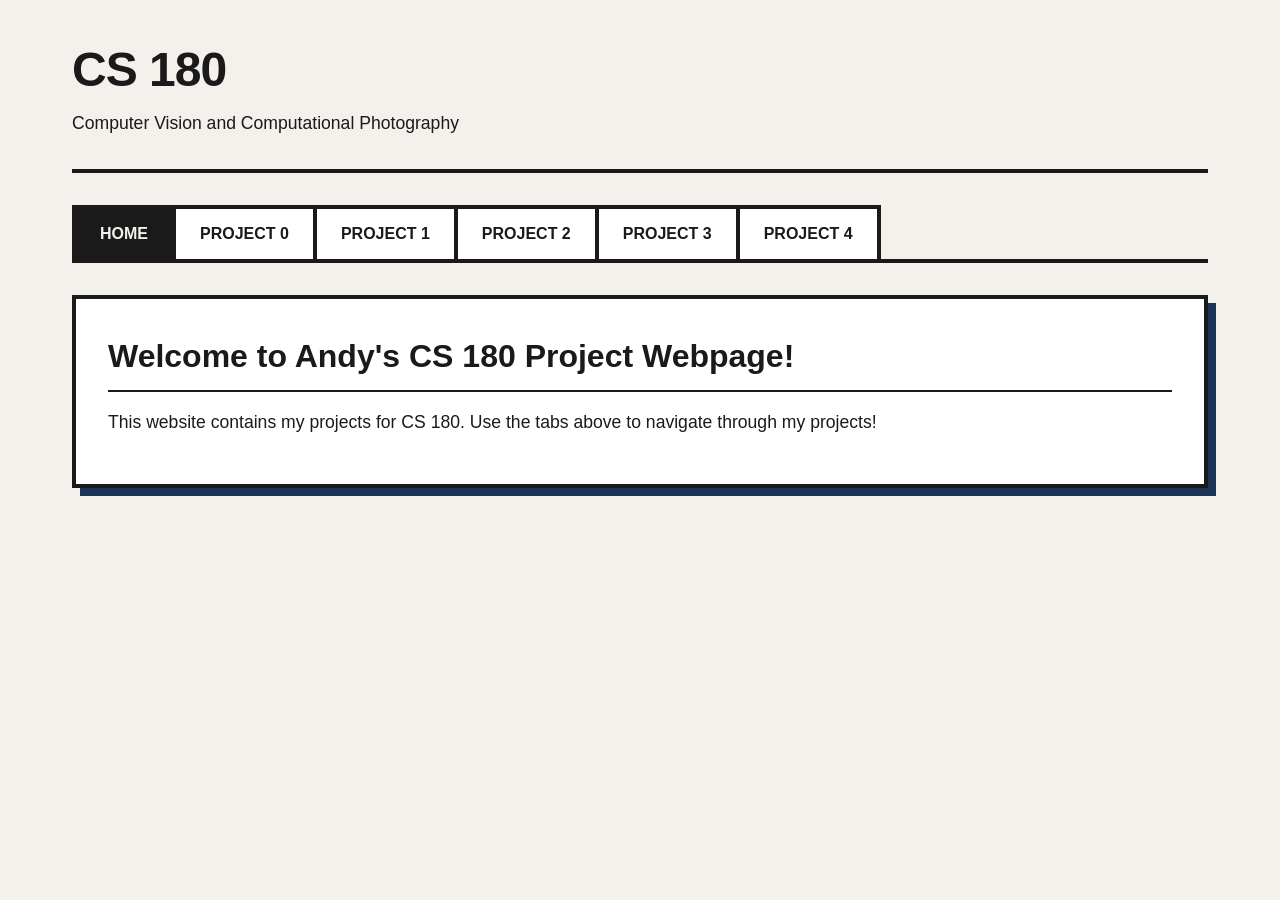
<file: index.html>
<!DOCTYPE html>
<html lang="en">
<head>
    <meta charset="UTF-8">
    <meta name="viewport" content="width=device-width, initial-scale=1.0">
    <title>CS 180</title>
    <link rel="stylesheet" href="style.css">
</head>
<body>
    <header>
        <h1>CS 180</h1>
        <p>Computer Vision and Computational Photography</p>
    </header>

    <nav class="nav-tabs">
        <a href="index.html" class="active">Home</a>
        <a href="proj0/index.html">Project 0</a>
        <a href="proj1/index.html">Project 1</a>
        <a href="proj2/index.html">Project 2</a>
        <a href="proj3/index.html">Project 3</a>
        <a href="proj4/index.html">Project 4</a>
    </nav>

    <main class="content-box">
        <h2>Welcome to Andy's CS 180 Project Webpage!</h2>
        <p>This website contains my projects for CS 180. Use the tabs above to navigate through my projects!</p>
    </main>
</body>
</html>
</file>
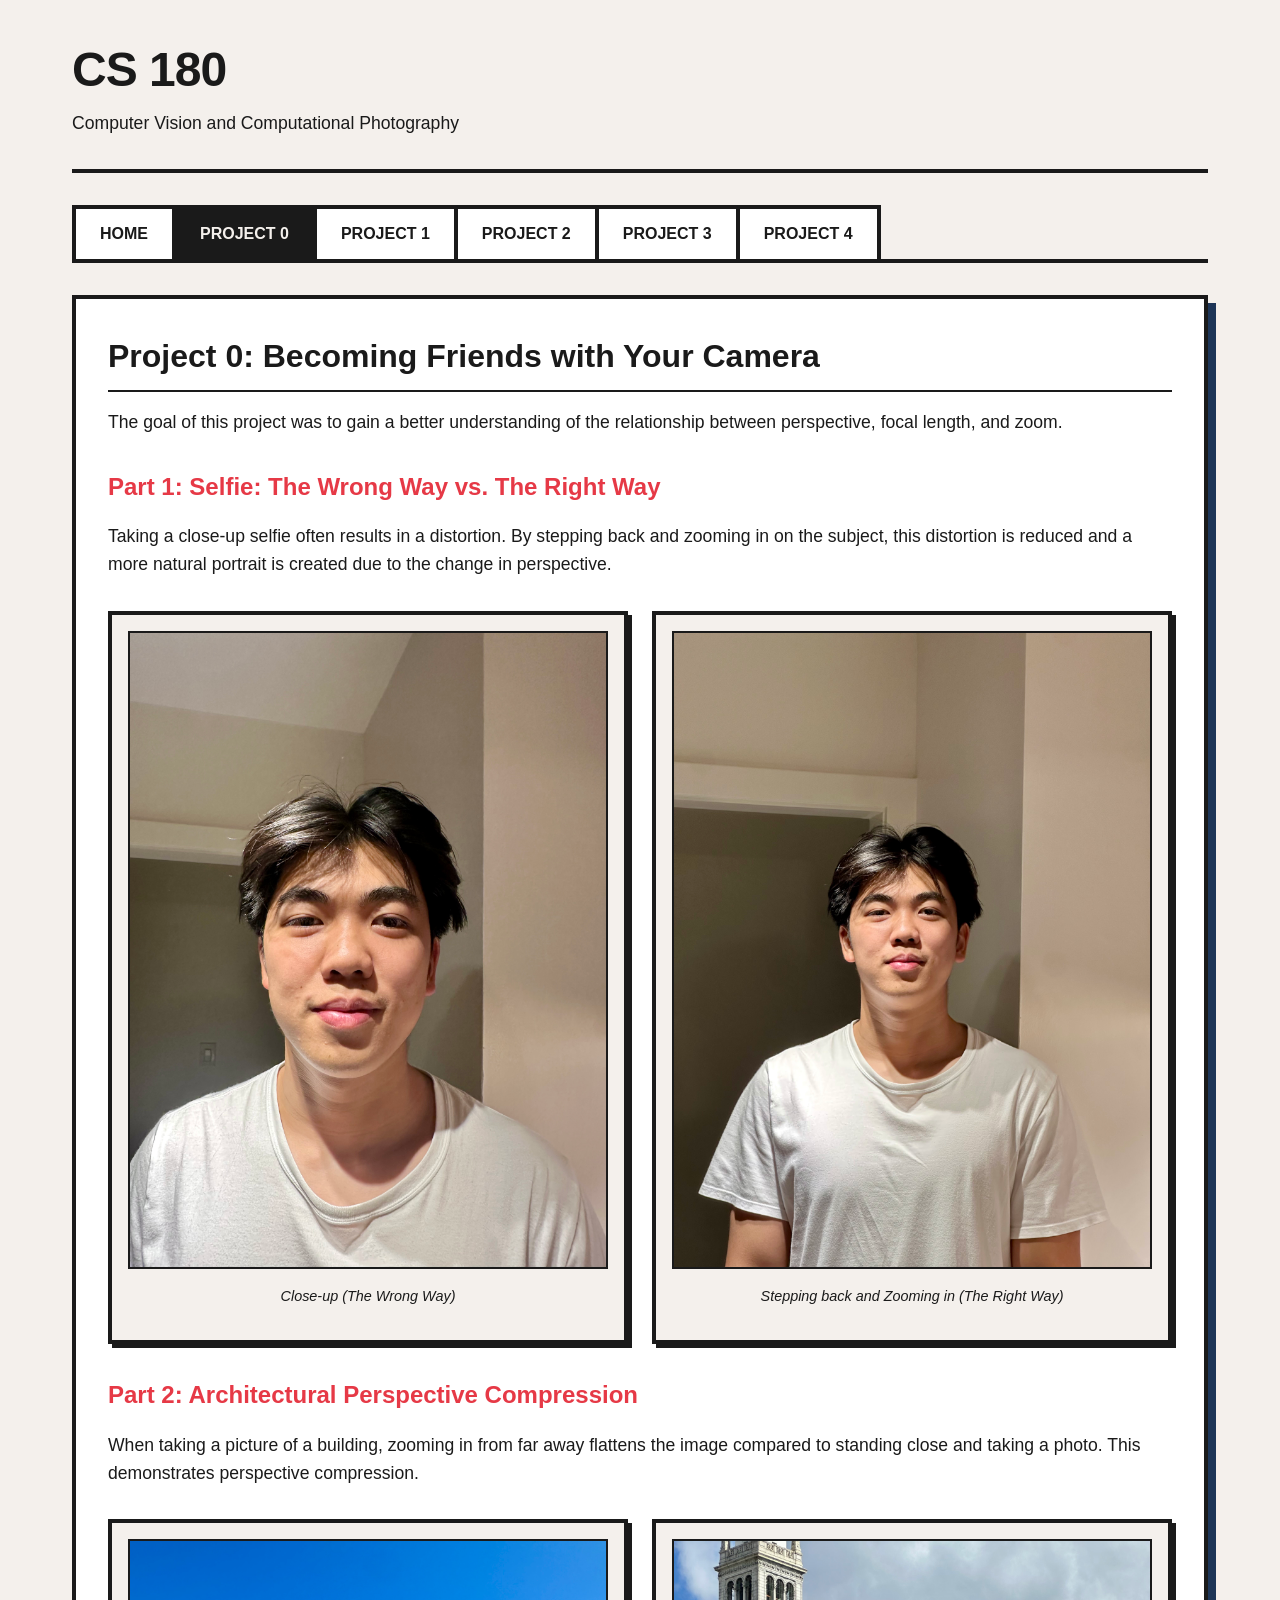
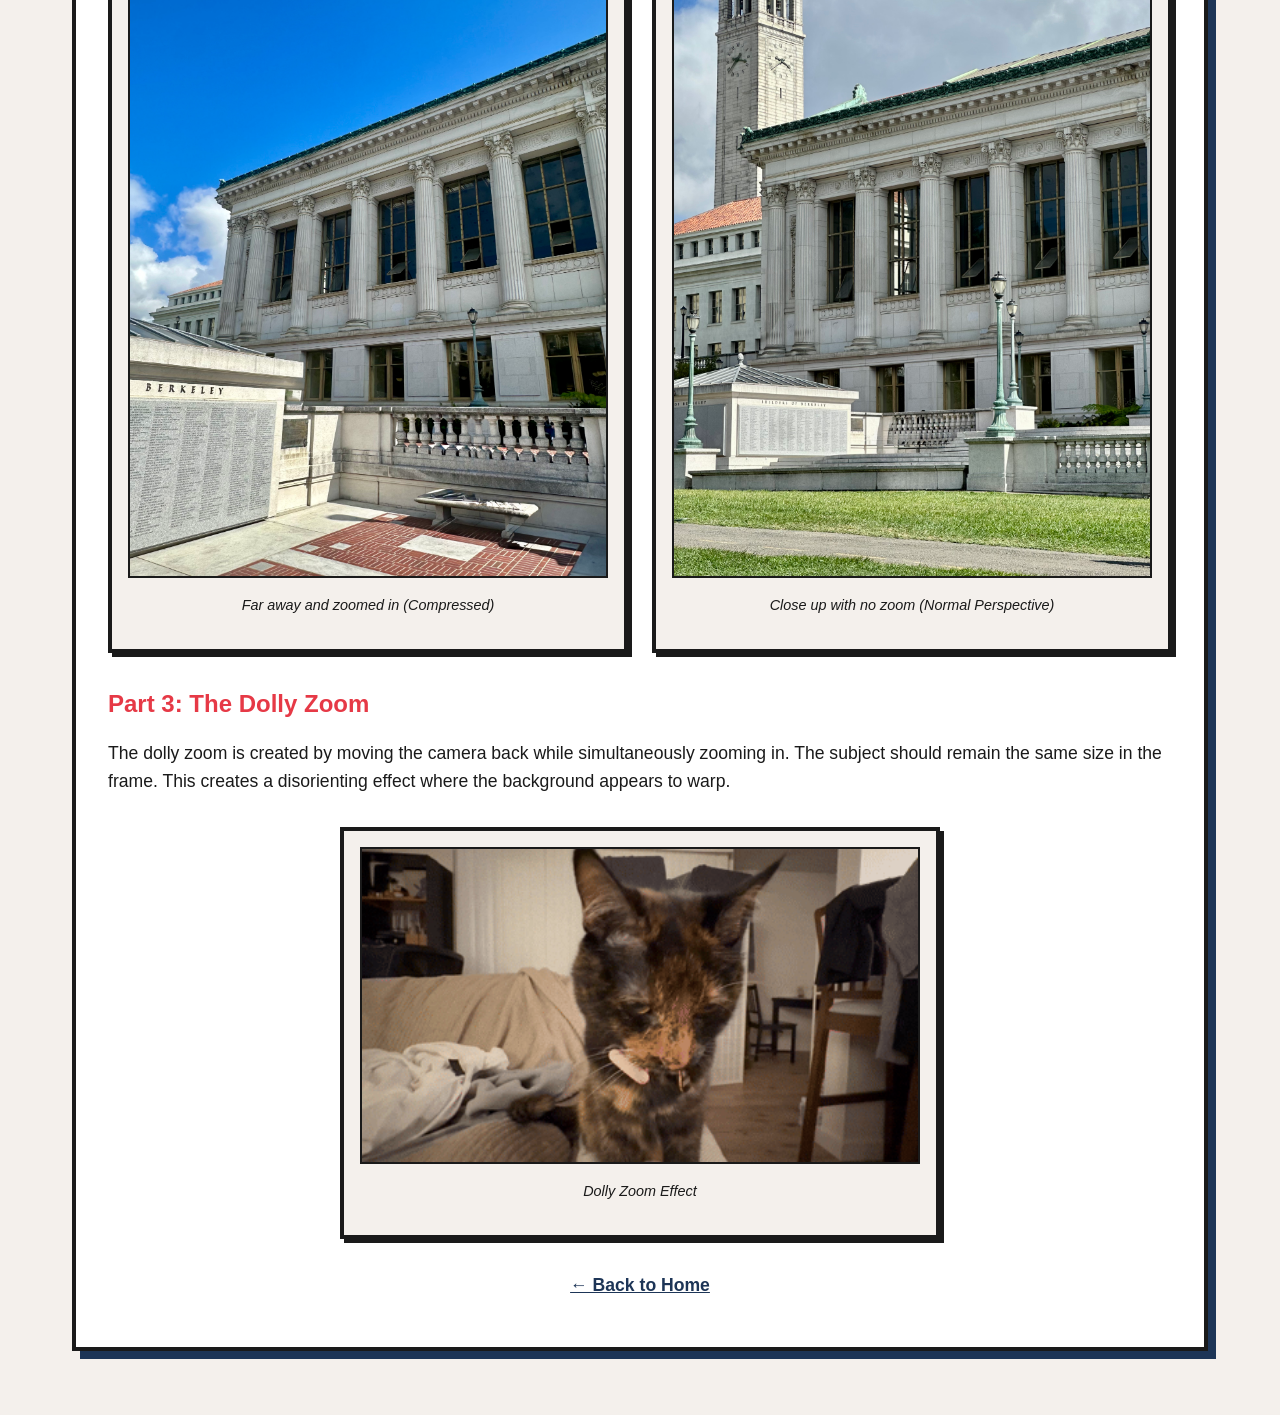
<file: proj0/index.html>
<!DOCTYPE html>
<html lang="en">
<head>
    <meta charset="UTF-8">
    <meta name="viewport" content="width=device-width, initial-scale=1.0">
    <title>Project 0</title>
    <link rel="stylesheet" href="../style.css">
</head>
<body>
    <header>
        <h1>CS 180</h1>
        <p>Computer Vision and Computational Photography</p>
    </header>

    <nav class="nav-tabs">
        <a href="../index.html">Home</a>
        <a href="index.html" class="active">Project 0</a>
        <a href="../proj1/index.html">Project 1</a>
        <a href="../proj2/index.html">Project 2</a>
        <a href="../proj3/index.html">Project 3</a>
        <a href="../proj4/index.html">Project 4</a>
    </nav>

    <main class="content-box">
        <h2>Project 0: Becoming Friends with Your Camera</h2>
        <p>The goal of this project was to gain a better understanding of the relationship between perspective, focal length, and zoom.</p>
        
        <h3>Part 1: Selfie: The Wrong Way vs. The Right Way</h3>
        <p>Taking a close-up selfie often results in a distortion. By stepping back and zooming in on the subject, this distortion is reduced and a more natural portrait is created due to the change in perspective.</p>
        <div class="image-grid">
            <div class="image-card">
                <img src="assets/friend_zoomed_out.jpeg" alt="Close-up Selfie (Distorted)" style="width: 100%; border: 2px solid var(--border-color); margin-bottom: 1rem;">
                <p class="caption">Close-up (The Wrong Way)</p>
            </div>
            <div class="image-card">
                <img src="assets/friend_zoomed_in.jpeg" alt="Zoomed-in Selfie (Better)" style="width: 100%; border: 2px solid var(--border-color); margin-bottom: 1rem;">
                <p class="caption">Stepping back and Zooming in (The Right Way)</p>
            </div>
        </div>

        <h3>Part 2: Architectural Perspective Compression</h3>
        <p>When taking a picture of a building, zooming in from far away flattens the image compared to standing close and taking a photo. This demonstrates perspective compression.</p>
        <div class="image-grid">
            <div class="image-card">
                <img src="assets/building_zoomed_in.jpeg" alt="Building Zoomed In (Flattened)" style="width: 100%; border: 2px solid var(--border-color); margin-bottom: 1rem;">
                <p class="caption">Far away and zoomed in (Compressed)</p>
            </div>
            <div class="image-card">
                <img src="assets/building_zoomed_out.jpeg" alt="Building Close Up (Uncompressed)" style="width: 100%; border: 2px solid var(--border-color); margin-bottom: 1rem;">
                <p class="caption">Close up with no zoom (Normal Perspective)</p>
            </div>
        </div>

        <h3>Part 3: The Dolly Zoom</h3>
        <p>The dolly zoom is created by moving the camera back while simultaneously zooming in. The subject should remain the same size in the frame. This creates a disorienting effect where the background appears to warp.</p>
        <div class="image-grid" style="grid-template-columns: 1fr; max-width: 600px; margin: 2rem auto;">
            <div class="image-card">
                <img src="assets/dolly_zoom.gif" alt="Dolly Zoom Animation" style="width: 100%; border: 2px solid var(--border-color); margin-bottom: 1rem;">
                <p class="caption">Dolly Zoom Effect</p>
            </div>
        </div>
        
        <p style="text-align: center; margin-top: 2rem; font-weight: bold;">
            <a href="../index.html" style="color: var(--accent-blue);">← Back to Home</a>
        </p>
    </main>
</body>
</html>
</file>
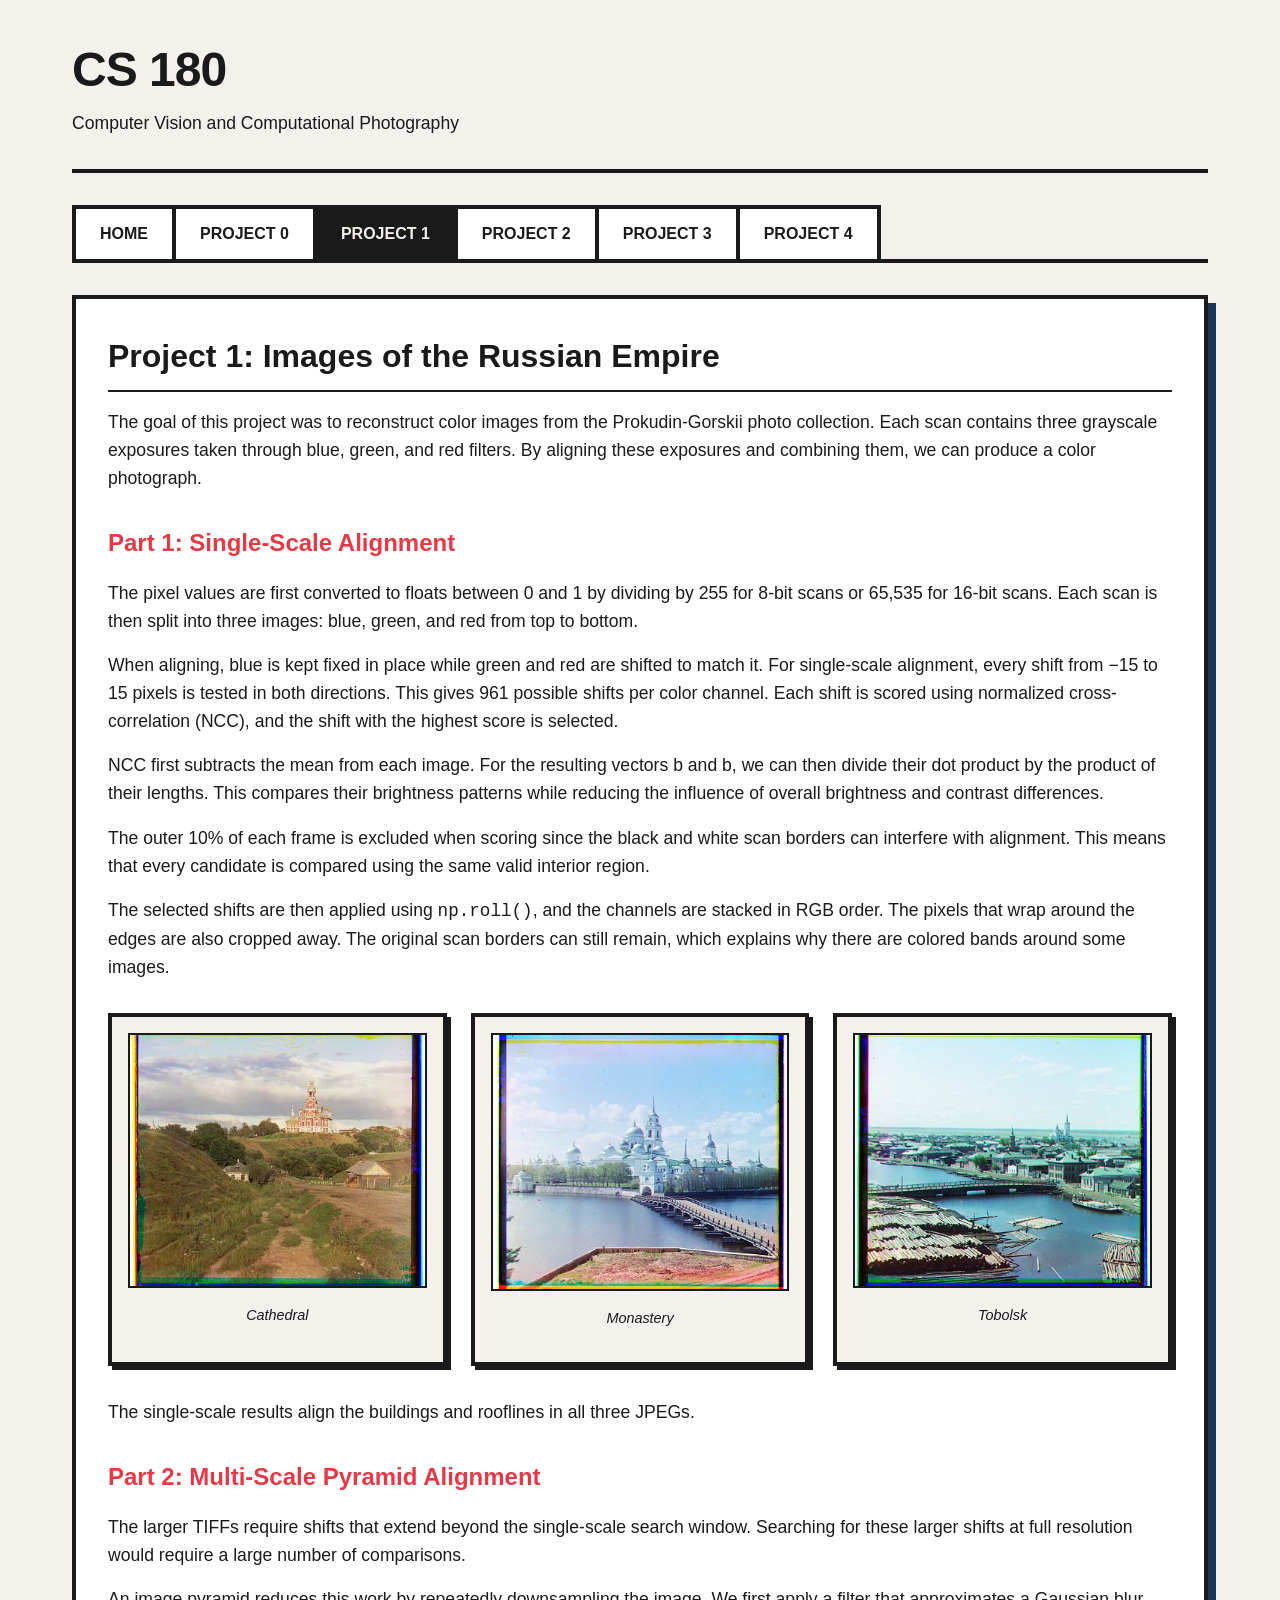
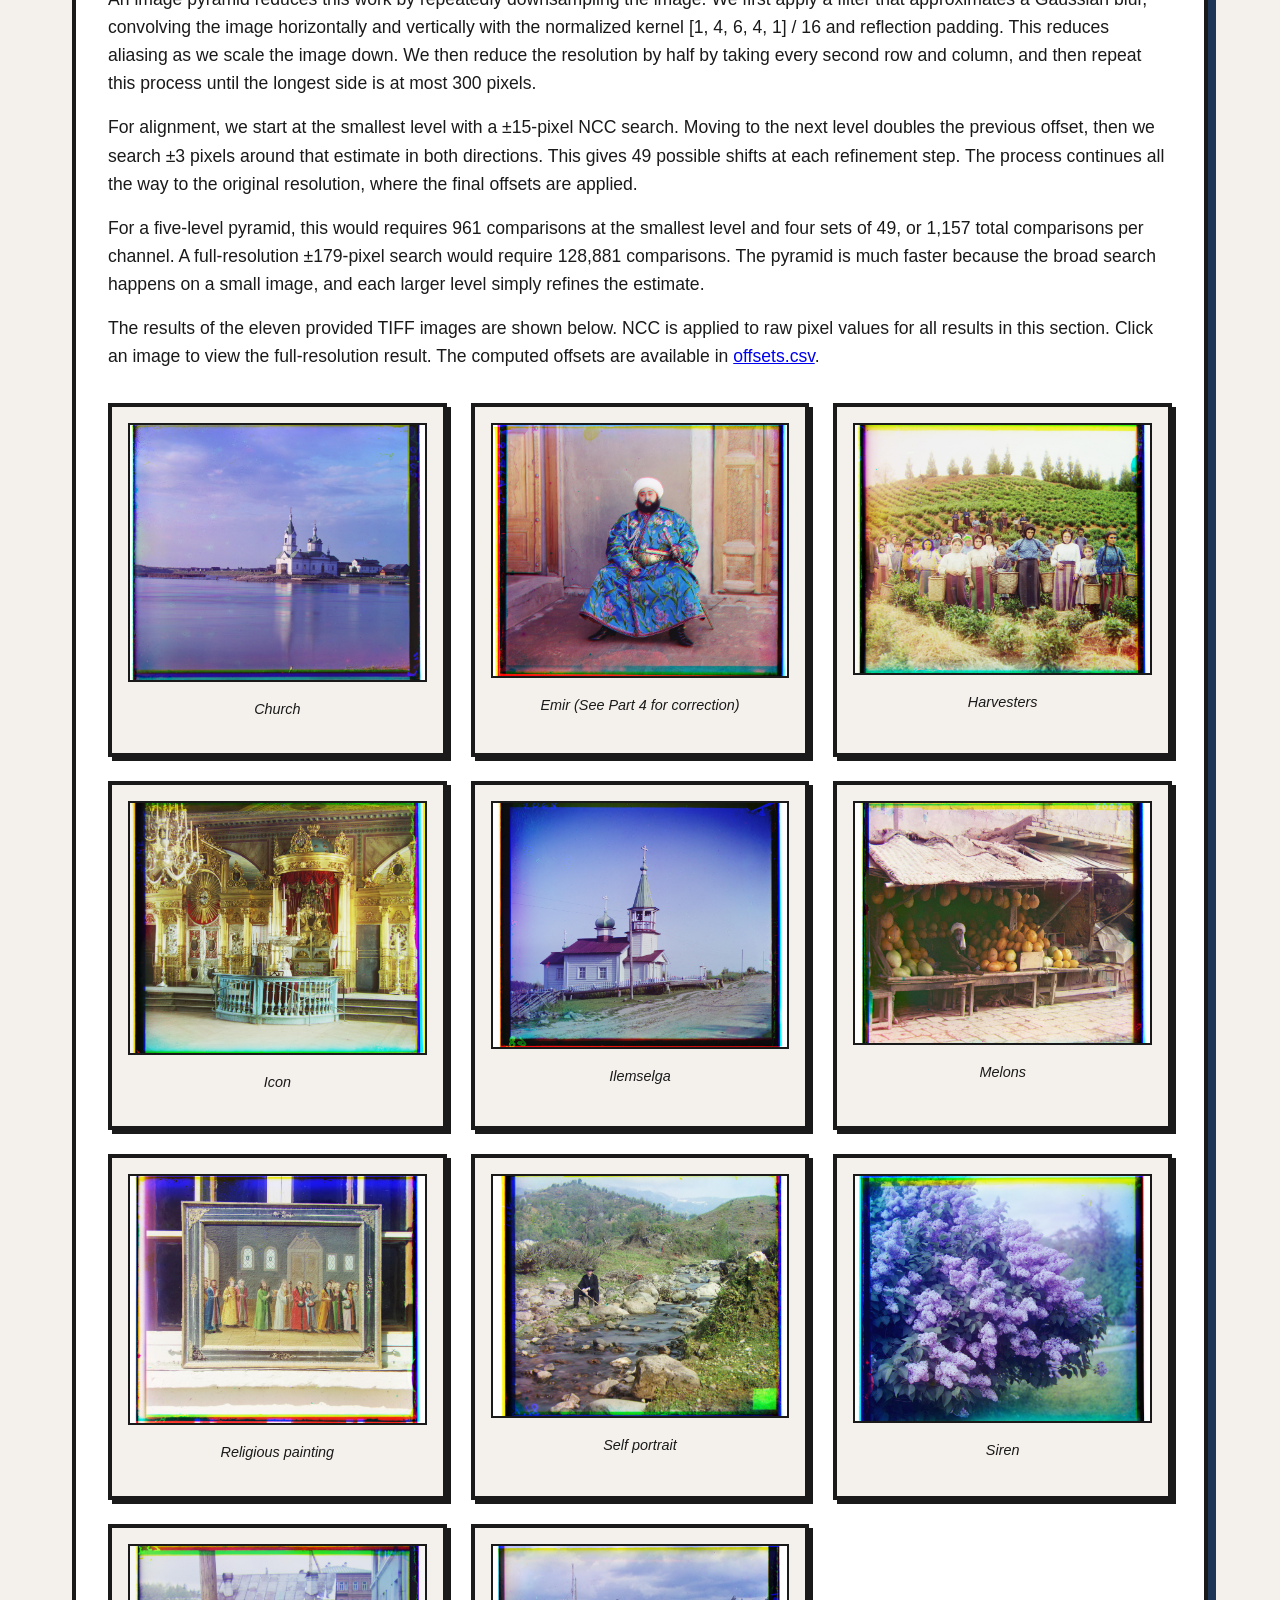
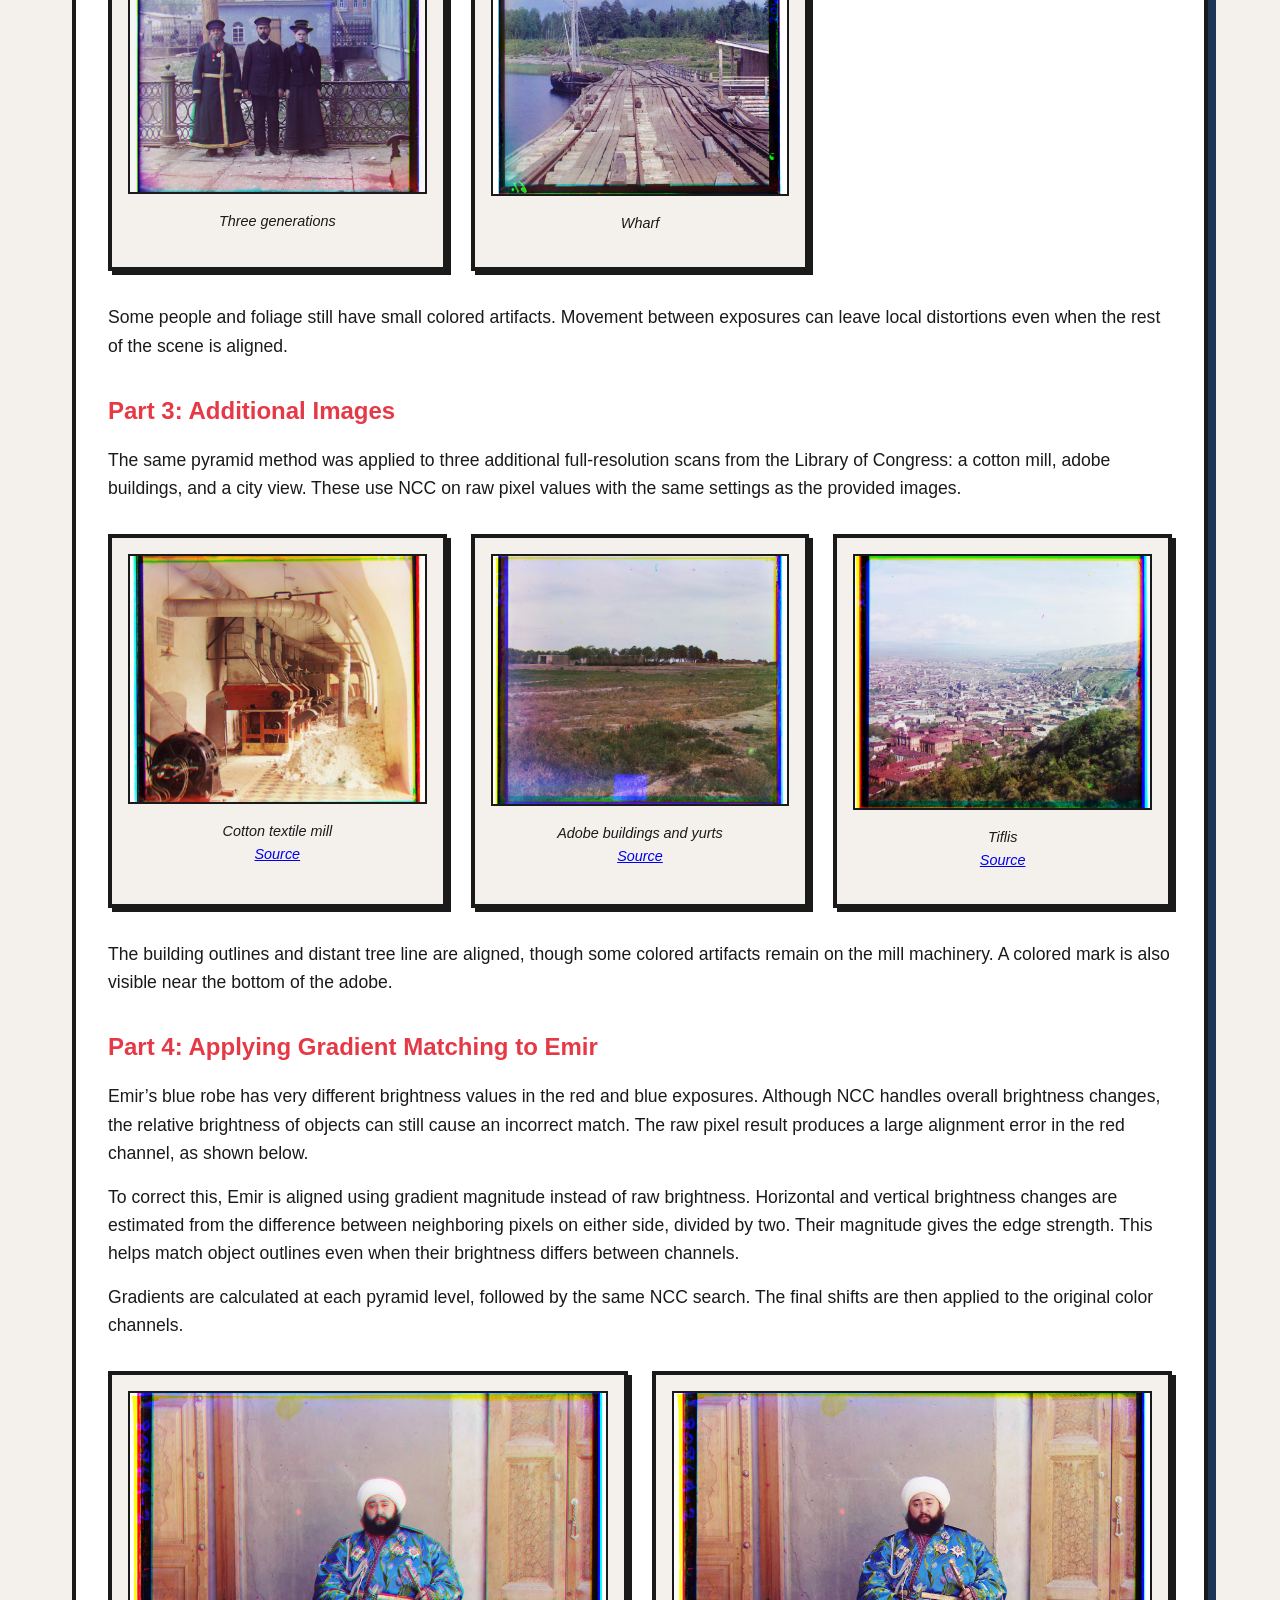
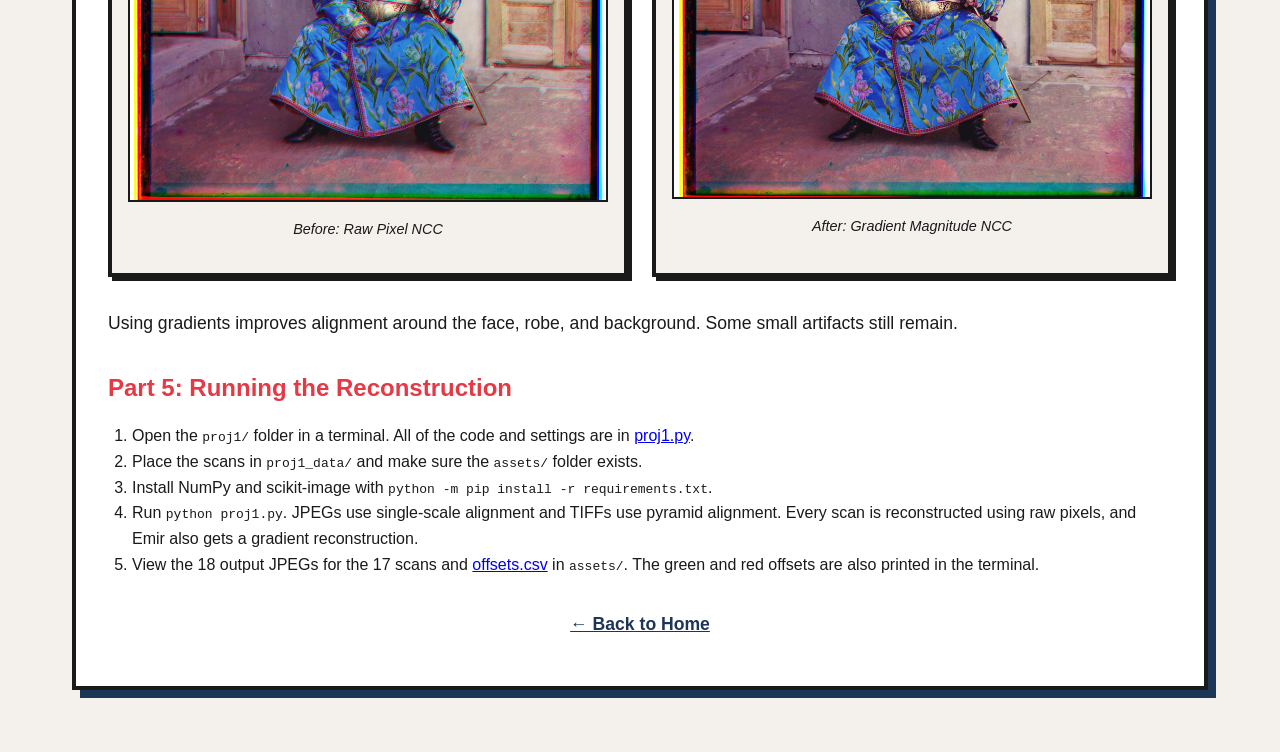
<file: proj1/index.html>
<!DOCTYPE html>
<html lang="en">
<head>
    <meta charset="UTF-8">
    <meta name="viewport" content="width=device-width, initial-scale=1.0">
    <title>Project 1</title>
    <link rel="stylesheet" href="../style.css">
</head>
<body>
    <header>
        <h1>CS 180</h1>
        <p>Computer Vision and Computational Photography</p>
    </header>

    <nav class="nav-tabs">
        <a href="../index.html">Home</a>
        <a href="../proj0/index.html">Project 0</a>
        <a href="index.html" class="active">Project 1</a>
        <a href="../proj2/index.html">Project 2</a>
        <a href="../proj3/index.html">Project 3</a>
        <a href="../proj4/index.html">Project 4</a>
    </nav>

    <main class="content-box">
        <h2>Project 1: Images of the Russian Empire</h2>
        <p>The goal of this project was to reconstruct color images from the Prokudin-Gorskii photo collection. Each scan contains three grayscale exposures taken through blue, green, and red filters. By aligning these exposures and combining them, we can produce a color photograph.</p>

        <h3>Part 1: Single-Scale Alignment</h3>
        <p>The pixel values are first converted to floats between 0 and 1 by dividing by 255 for 8-bit scans or 65,535 for 16-bit scans. Each scan is then split into three images: blue, green, and red from top to bottom.</p>
        <p>When aligning, blue is kept fixed in place while green and red are shifted to match it. For single-scale alignment, every shift from −15 to 15 pixels is tested in both directions. This gives 961 possible shifts per color channel. Each shift is scored using normalized cross-correlation (NCC), and the shift with the highest score is selected.</p>
        <p>NCC first subtracts the mean from each image. For the resulting vectors b and b, we can then divide their dot product by the product of their lengths. This compares their brightness patterns while reducing the influence of overall brightness and contrast differences.</p>
        <p>The outer 10% of each frame is excluded when scoring since the black and white scan borders can interfere with alignment. This means that every candidate is compared using the same valid interior region.</p>
        <p>The selected shifts are then applied using <code>np.roll()</code>, and the channels are stacked in RGB order. The pixels that wrap around the edges are also cropped away. The original scan borders can still remain, which explains why there are colored bands around some images.</p>
        <div class="image-grid">
            <div class="image-card">
                <a href="assets/cathedral.jpg"><img src="assets/cathedral.jpg" alt="Aligned cathedral" loading="lazy" style="width: 100%; border: 2px solid var(--border-color); margin-bottom: 1rem;"></a>
                <p class="caption">Cathedral</p>
            </div>
            <div class="image-card">
                <a href="assets/monastery.jpg"><img src="assets/monastery.jpg" alt="Aligned monastery" loading="lazy" style="width: 100%; border: 2px solid var(--border-color); margin-bottom: 1rem;"></a>
                <p class="caption">Monastery</p>
            </div>
            <div class="image-card">
                <a href="assets/tobolsk.jpg"><img src="assets/tobolsk.jpg" alt="Aligned Tobolsk cityscape" loading="lazy" style="width: 100%; border: 2px solid var(--border-color); margin-bottom: 1rem;"></a>
                <p class="caption">Tobolsk</p>
            </div>
        </div>
        <p>The single-scale results align the buildings and rooflines in all three JPEGs.</p>

        <h3>Part 2: Multi-Scale Pyramid Alignment</h3>
        <p>The larger TIFFs require shifts that extend beyond the single-scale search window. Searching for these larger shifts at full resolution would require a large number of comparisons.</p>
        <p>An image pyramid reduces this work by repeatedly downsampling the image. We first apply a filter that approximates a Gaussian blur, convolving the image horizontally and vertically with the normalized kernel [1, 4, 6, 4, 1] / 16 and reflection padding. This reduces aliasing as we scale the image down. We then reduce the resolution by half by taking every second row and column, and then repeat this process until the longest side is at most 300 pixels.</p>
        <p>For alignment, we start at the smallest level with a ±15-pixel NCC search. Moving to the next level doubles the previous offset, then we search ±3 pixels around that estimate in both directions. This gives 49 possible shifts at each refinement step. The process continues all the way to the original resolution, where the final offsets are applied.</p>
        <p>For a five-level pyramid, this would requires 961 comparisons at the smallest level and four sets of 49, or 1,157 total comparisons per channel. A full-resolution ±179-pixel search would require 128,881 comparisons. The pyramid is much faster because the broad search happens on a small image, and each larger level simply refines the estimate.</p>
        <p>The results of the eleven provided TIFF images are shown below. NCC is applied to raw pixel values for all results in this section. Click an image to view the full-resolution result. The computed offsets are available in <a href="assets/offsets.csv">offsets.csv</a>.
        <div class="image-grid">
            <div class="image-card">
                <a href="assets/church.jpg"><img src="assets/church.jpg" alt="Church reconstructed with raw NCC" loading="lazy" style="width: 100%; border: 2px solid var(--border-color); margin-bottom: 1rem;"></a>
                <p class="caption">Church</p>
            </div>
            <div class="image-card">
                <a href="assets/emir.jpg"><img src="assets/emir.jpg" alt="Emir reconstructed with raw NCC, with a misaligned red channel" loading="lazy" style="width: 100%; border: 2px solid var(--border-color); margin-bottom: 1rem;"></a>
                <p class="caption">Emir (See Part 4 for correction)</p>
            </div>
            <div class="image-card">
                <a href="assets/harvesters.jpg"><img src="assets/harvesters.jpg" alt="Aligned harvesters" loading="lazy" style="width: 100%; border: 2px solid var(--border-color); margin-bottom: 1rem;"></a>
                <p class="caption">Harvesters</p>
            </div>
            <div class="image-card">
                <a href="assets/icon.jpg"><img src="assets/icon.jpg" alt="Aligned church interior and icon" loading="lazy" style="width: 100%; border: 2px solid var(--border-color); margin-bottom: 1rem;"></a>
                <p class="caption">Icon</p>
            </div>
            <div class="image-card">
                <a href="assets/ilemselga.jpg"><img src="assets/ilemselga.jpg" alt="Aligned Ilemselga church" loading="lazy" style="width: 100%; border: 2px solid var(--border-color); margin-bottom: 1rem;"></a>
                <p class="caption">Ilemselga</p>
            </div>
            <div class="image-card">
                <a href="assets/melons.jpg"><img src="assets/melons.jpg" alt="Aligned melon stand" loading="lazy" style="width: 100%; border: 2px solid var(--border-color); margin-bottom: 1rem;"></a>
                <p class="caption">Melons</p>
            </div>
            <div class="image-card">
                <a href="assets/religous_painting.jpg"><img src="assets/religous_painting.jpg" alt="Aligned religious painting" loading="lazy" style="width: 100%; border: 2px solid var(--border-color); margin-bottom: 1rem;"></a>
                <p class="caption">Religious painting</p>
            </div>
            <div class="image-card">
                <a href="assets/self_portrait.jpg"><img src="assets/self_portrait.jpg" alt="Aligned self portrait beside a stream" loading="lazy" style="width: 100%; border: 2px solid var(--border-color); margin-bottom: 1rem;"></a>
                <p class="caption">Self portrait</p>
            </div>
            <div class="image-card">
                <a href="assets/siren.jpg"><img src="assets/siren.jpg" alt="Aligned lilac blossoms" loading="lazy" style="width: 100%; border: 2px solid var(--border-color); margin-bottom: 1rem;"></a>
                <p class="caption">Siren</p>
            </div>
            <div class="image-card">
                <a href="assets/three_generations.jpg"><img src="assets/three_generations.jpg" alt="Aligned portrait of three generations" loading="lazy" style="width: 100%; border: 2px solid var(--border-color); margin-bottom: 1rem;"></a>
                <p class="caption">Three generations</p>
            </div>
            <div class="image-card">
                <a href="assets/wharf.jpg"><img src="assets/wharf.jpg" alt="Aligned wooden wharf" loading="lazy" style="width: 100%; border: 2px solid var(--border-color); margin-bottom: 1rem;"></a>
                <p class="caption">Wharf</p>
            </div>
        </div>
        <p>Some people and foliage still have small colored artifacts. Movement between exposures can leave local distortions even when the rest of the scene is aligned.</p>

        <h3>Part 3: Additional Images</h3>
        <p>The same pyramid method was applied to three additional full-resolution scans from the Library of Congress: a cotton mill, adobe buildings, and a city view. These use NCC on raw pixel values with the same settings as the provided images.</p>
        <div class="image-grid">
            <div class="image-card">
                <a href="assets/cotton_mill.jpg"><img src="assets/cotton_mill.jpg" alt="Aligned cotton mill interior" loading="lazy" style="width: 100%; border: 2px solid var(--border-color); margin-bottom: 1rem;"></a>
                <p class="caption">Cotton textile mill <br> <a href="https://www.loc.gov/pictures/item/2018681303/">Source</a></p>
            </div>
            <div class="image-card">
                <a href="assets/adobe_buildings.jpg"><img src="assets/adobe_buildings.jpg" alt="Aligned adobe buildings and yurts" loading="lazy" style="width: 100%; border: 2px solid var(--border-color); margin-bottom: 1rem;"></a>
                <p class="caption">Adobe buildings and yurts <br> <a href="https://www.loc.gov/pictures/item/2018681251/">Source</a></p>
            </div>
            <div class="image-card">
                <a href="assets/tiflis.jpg"><img src="assets/tiflis.jpg" alt="Aligned city view cataloged as Tiflis" loading="lazy" style="width: 100%; border: 2px solid var(--border-color); margin-bottom: 1rem;"></a>
                <p class="caption">Tiflis <br> <a href="https://www.loc.gov/pictures/item/2018681238/">Source</a></p>
            </div>
        </div>
        <p>The building outlines and distant tree line are aligned, though some colored artifacts remain on the mill machinery. A colored mark is also visible near the bottom of the adobe.</p>

        <h3>Part 4: Applying Gradient Matching to Emir</h3>
        <p>Emir’s blue robe has very different brightness values in the red and blue exposures. Although NCC handles overall brightness changes, the relative brightness of objects can still cause an incorrect match. The raw pixel result produces a large alignment error in the red channel, as shown below.</p>
        <p>To correct this, Emir is aligned using gradient magnitude instead of raw brightness. Horizontal and vertical brightness changes are estimated from the difference between neighboring pixels on either side, divided by two. Their magnitude gives the edge strength. This helps match object outlines even when their brightness differs between channels.</p>
        <p>Gradients are calculated at each pyramid level, followed by the same NCC search. The final shifts are then applied to the original color channels.</p>
        <div class="image-grid">
            <div class="image-card">
                <a href="assets/emir.jpg"><img src="assets/emir.jpg" alt="Emir before gradient matching, with a misaligned red channel" loading="lazy" style="width: 100%; border: 2px solid var(--border-color); margin-bottom: 1rem;"></a>
                <p class="caption">Before: Raw Pixel NCC</p>
            </div>
            <div class="image-card">
                <a href="assets/emir-gradient.jpg"><img src="assets/emir-gradient.jpg" alt="Emir after gradient alignment, with face and robe registered" loading="lazy" style="width: 100%; border: 2px solid var(--border-color); margin-bottom: 1rem;"></a>
                <p class="caption">After: Gradient Magnitude NCC</p>
            </div>
        </div>
        <p>Using gradients improves alignment around the face, robe, and background. Some small artifacts still remain.</p>

        <h3>Part 5: Running the Reconstruction</h3>
        <ol style="padding-left: 1.5rem; margin-bottom: 1rem;">
            <li>Open the <code>proj1/</code> folder in a terminal. All of the code and settings are in <a href="proj1.py">proj1.py</a>.</li>
            <li>Place the scans in <code>proj1_data/</code> and make sure the <code>assets/</code> folder exists.</li>
            <li>Install NumPy and scikit-image with <code>python -m pip install -r requirements.txt</code>.</li>
            <li>Run <code>python proj1.py</code>. JPEGs use single-scale alignment and TIFFs use pyramid alignment. Every scan is reconstructed using raw pixels, and Emir also gets a gradient reconstruction.</li>
            <li>View the 18 output JPEGs for the 17 scans and <a href="assets/offsets.csv">offsets.csv</a> in <code>assets/</code>. The green and red offsets are also printed in the terminal.</li>
        </ol>

        <p style="text-align: center; margin-top: 2rem; font-weight: bold;">
            <a href="../index.html" style="color: var(--accent-blue);">← Back to Home</a>
        </p>
    </main>
</body>
</html>
</file>
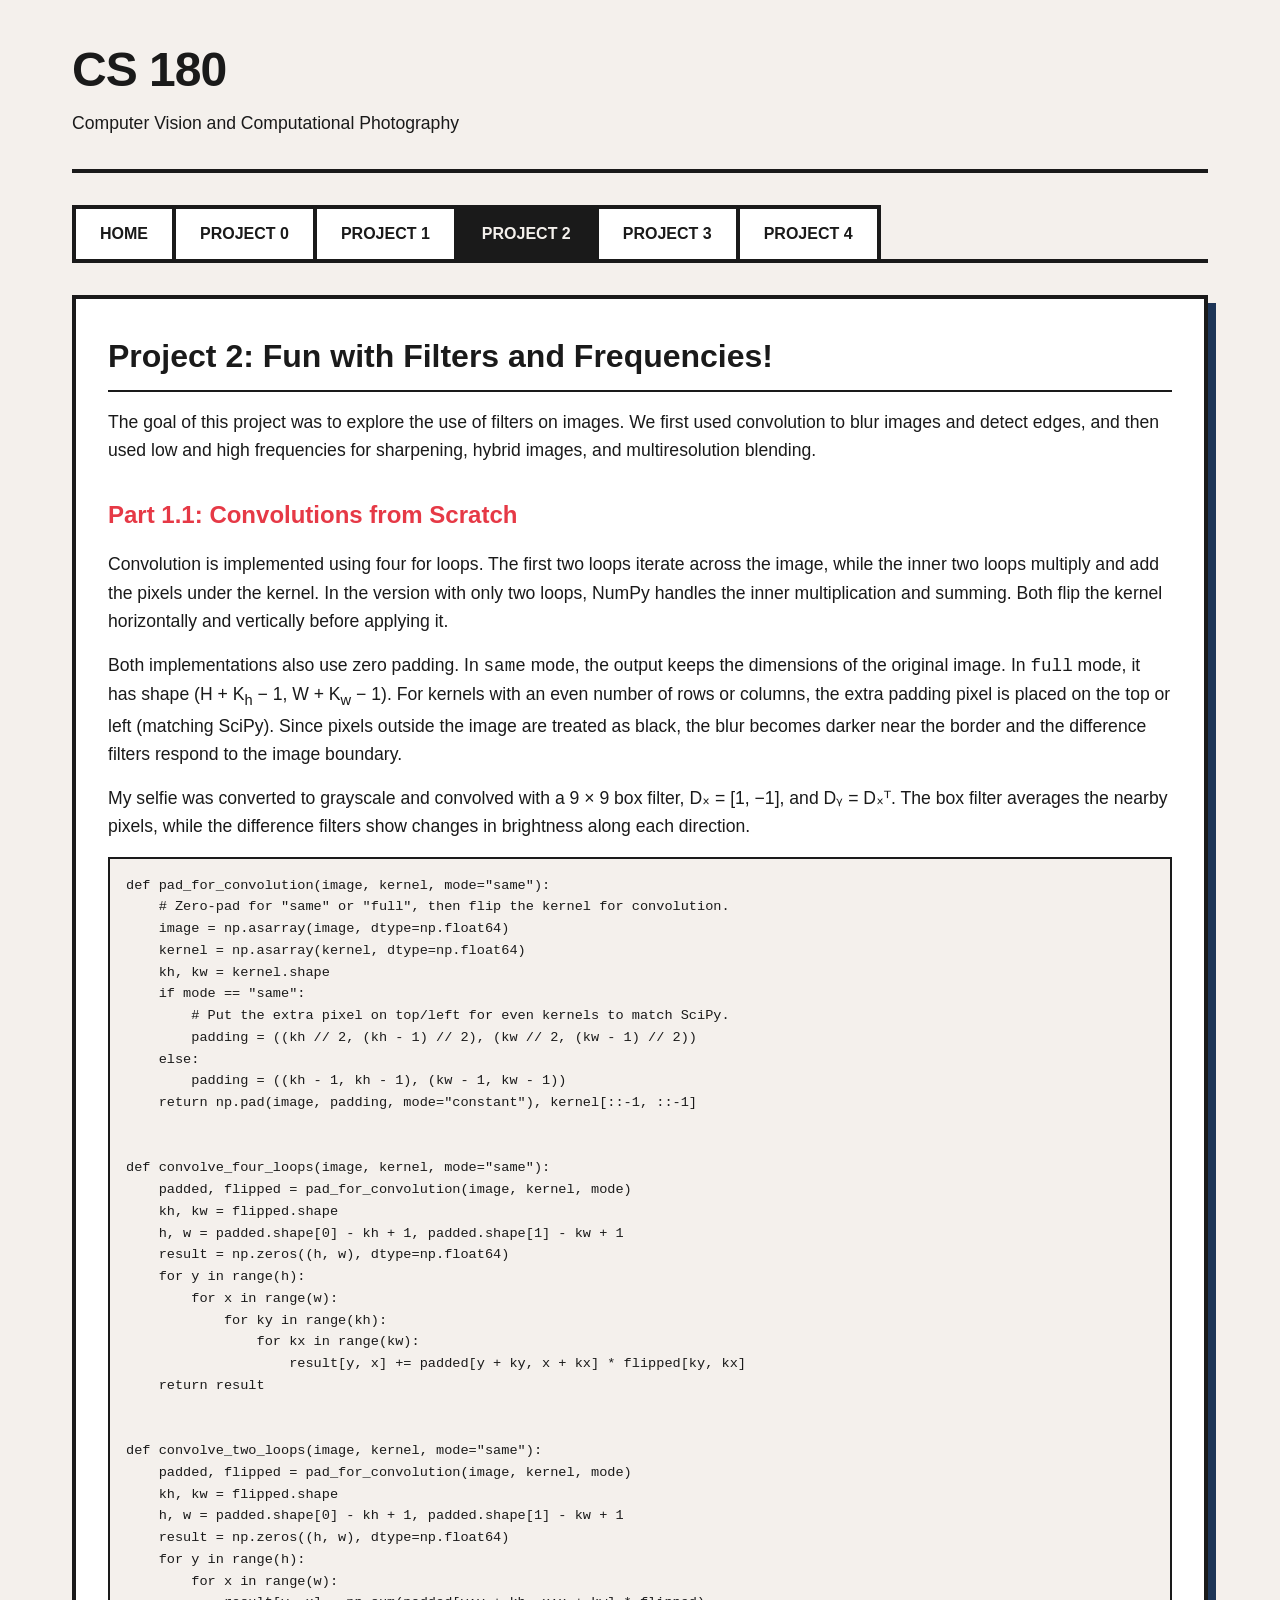
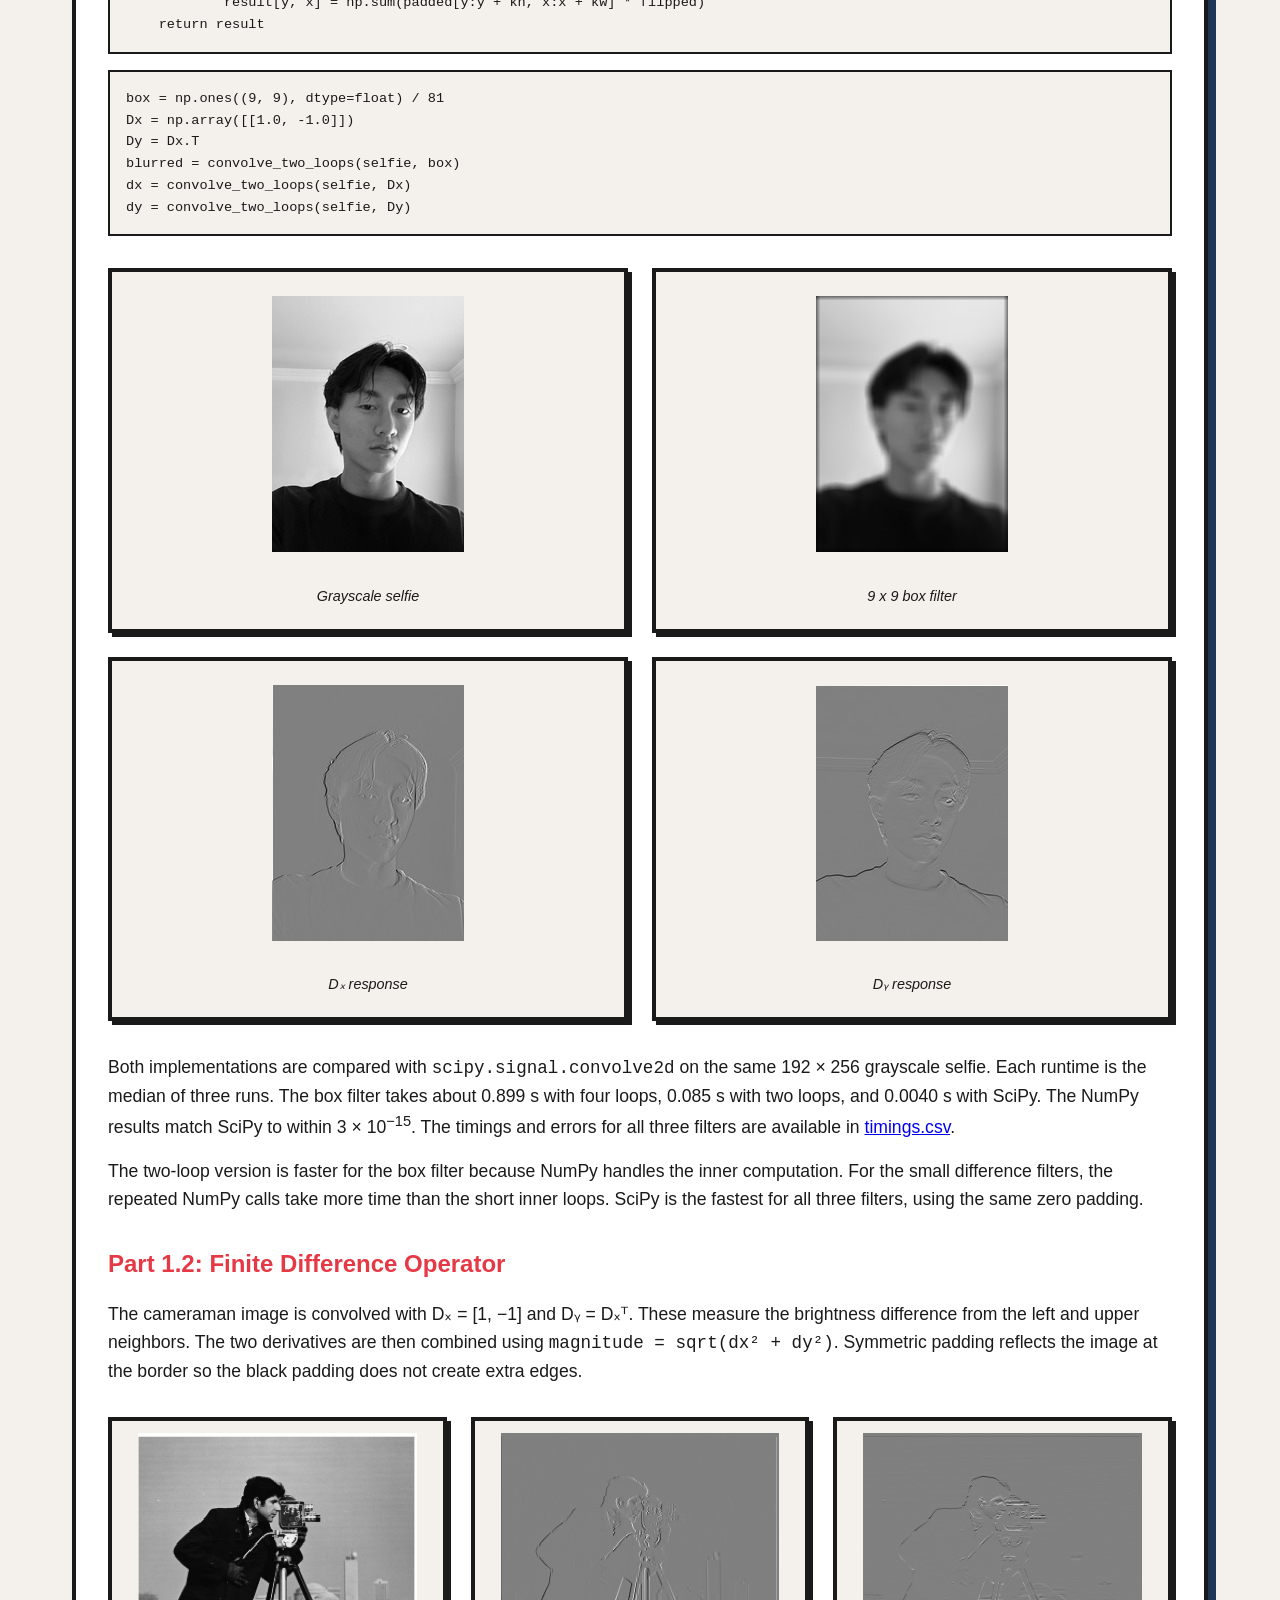
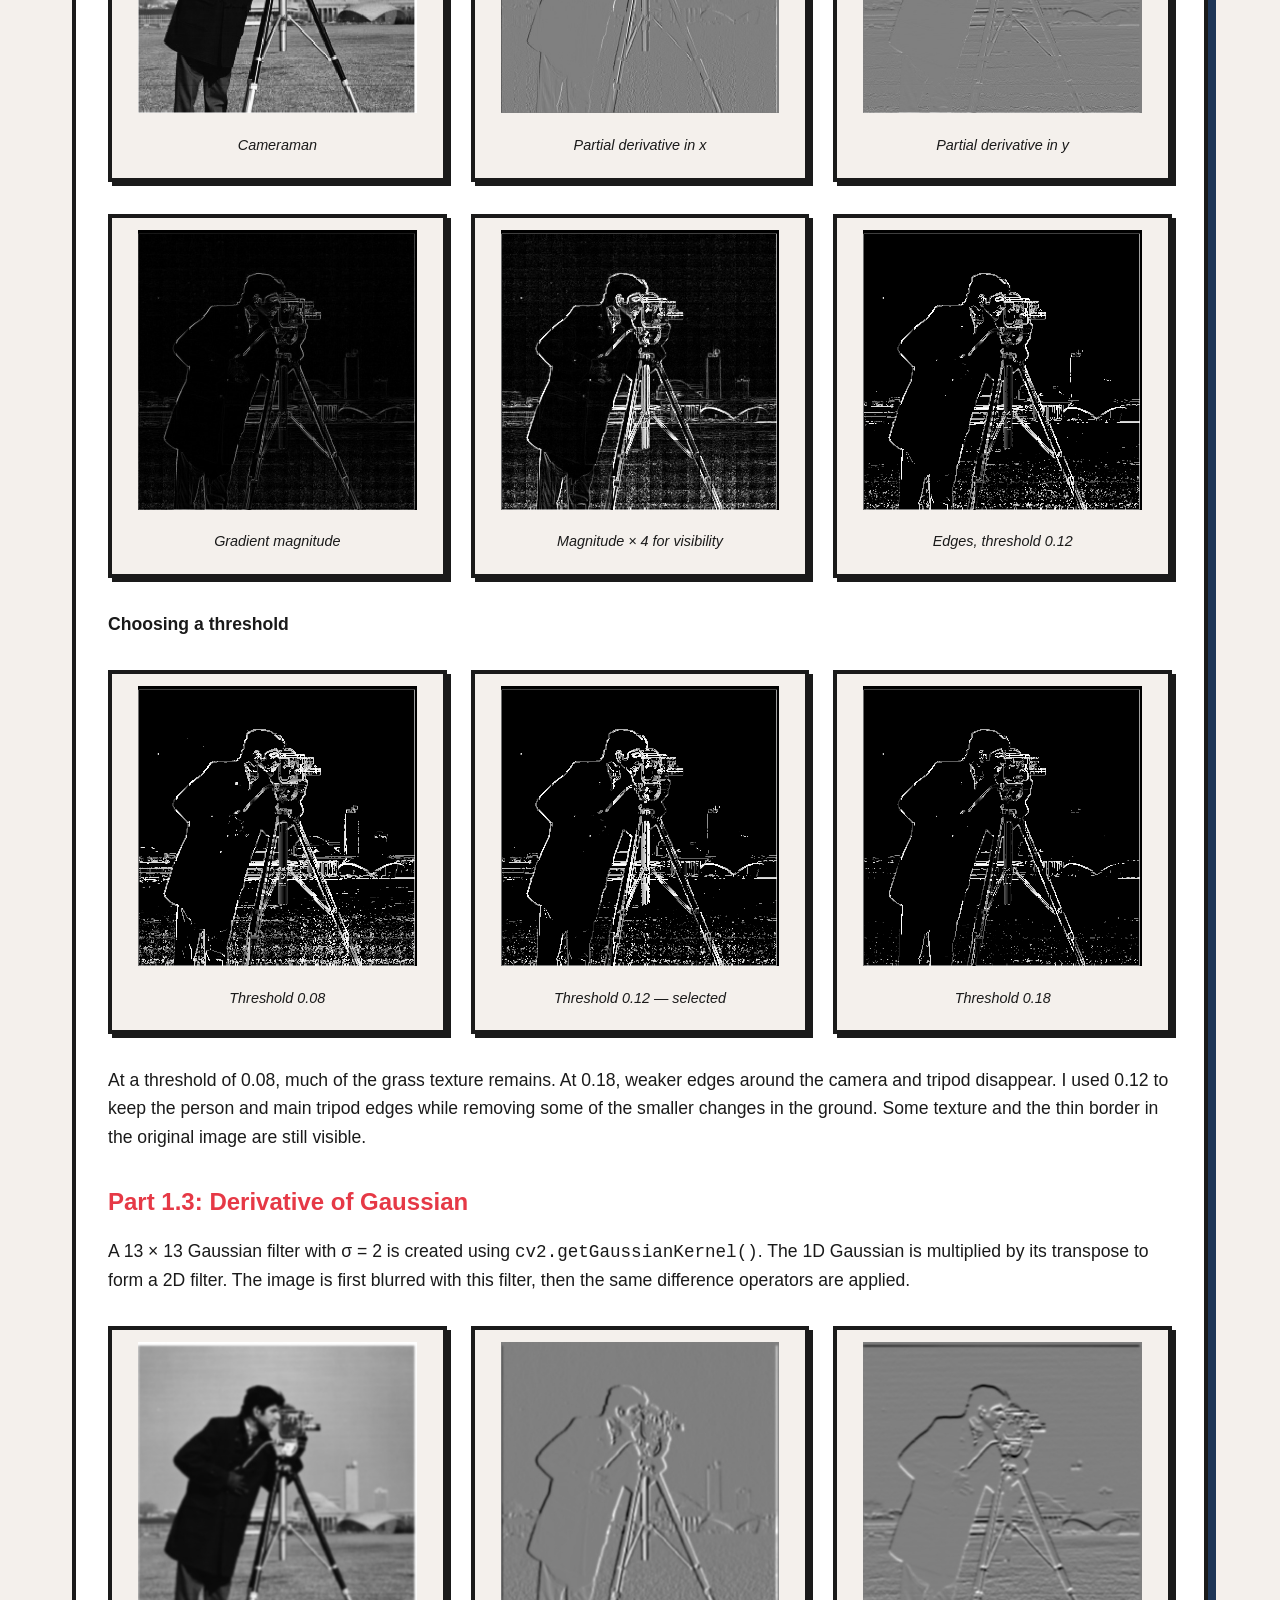
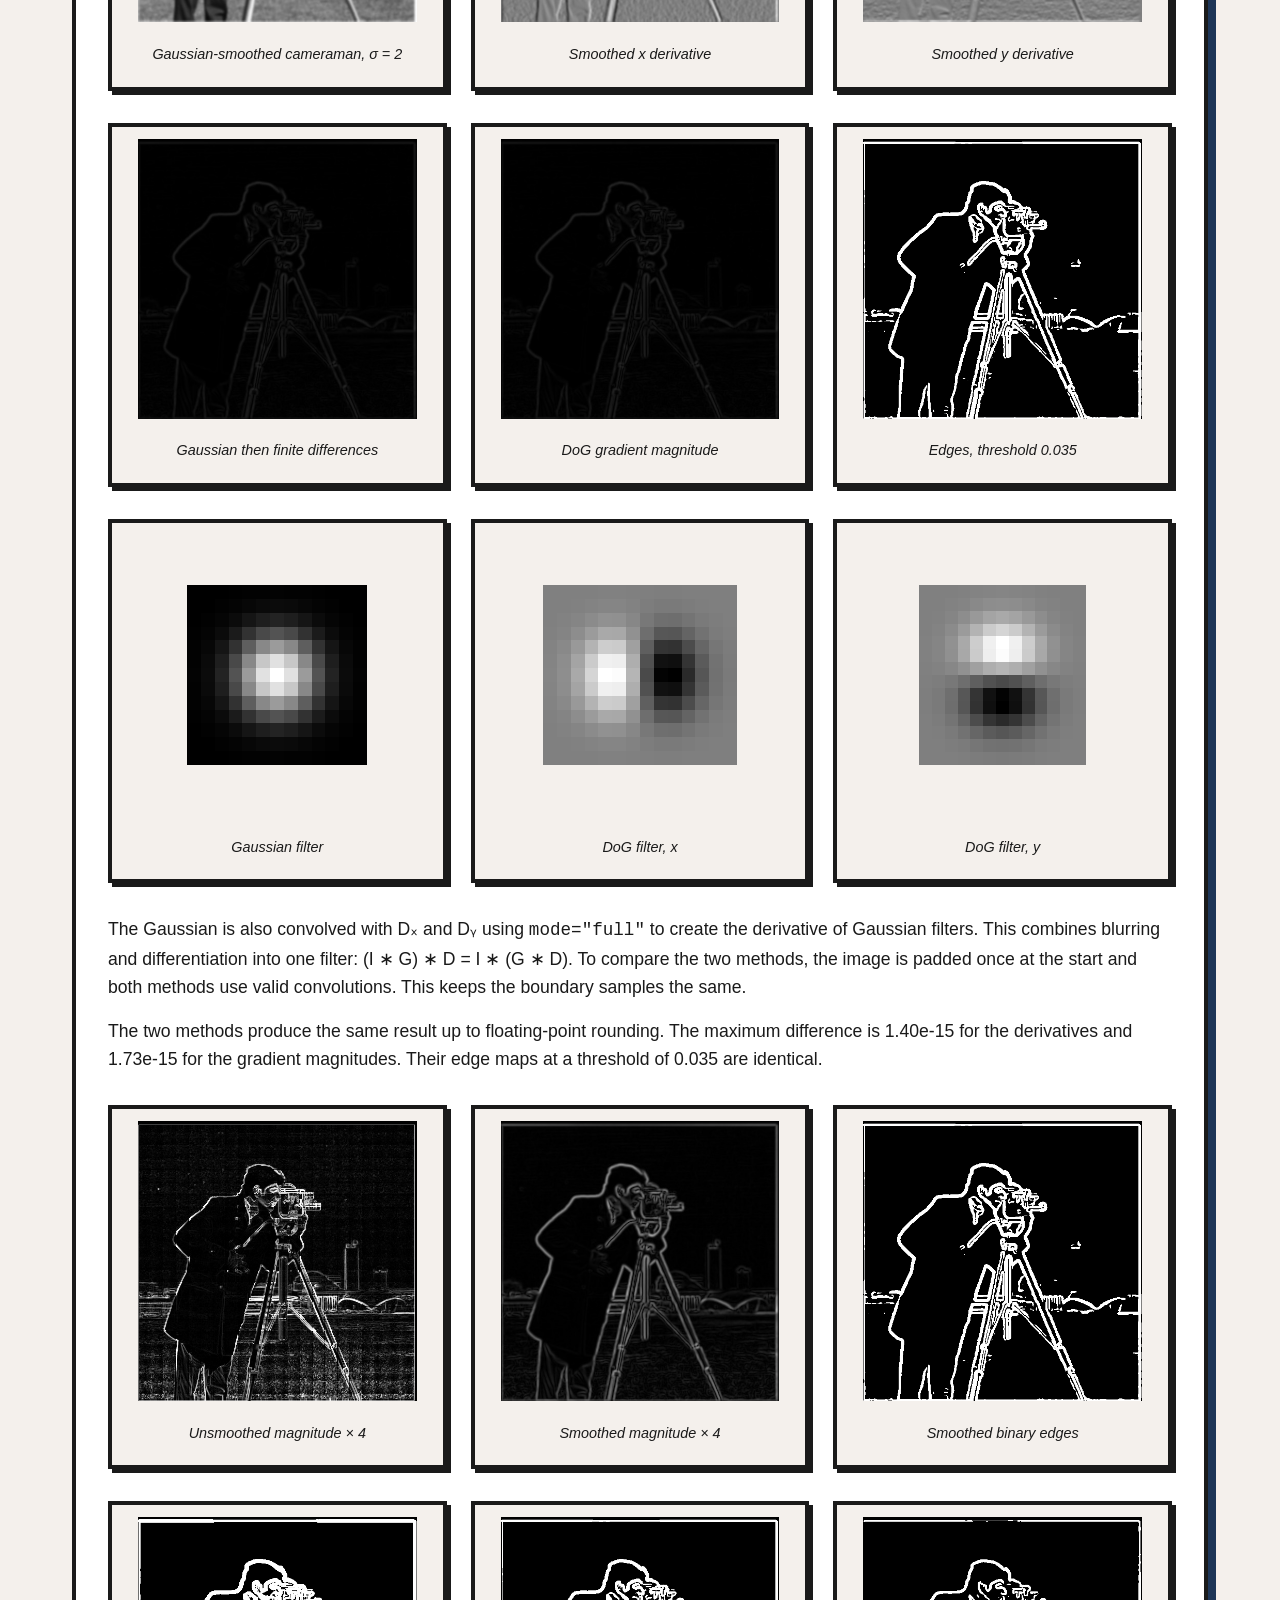
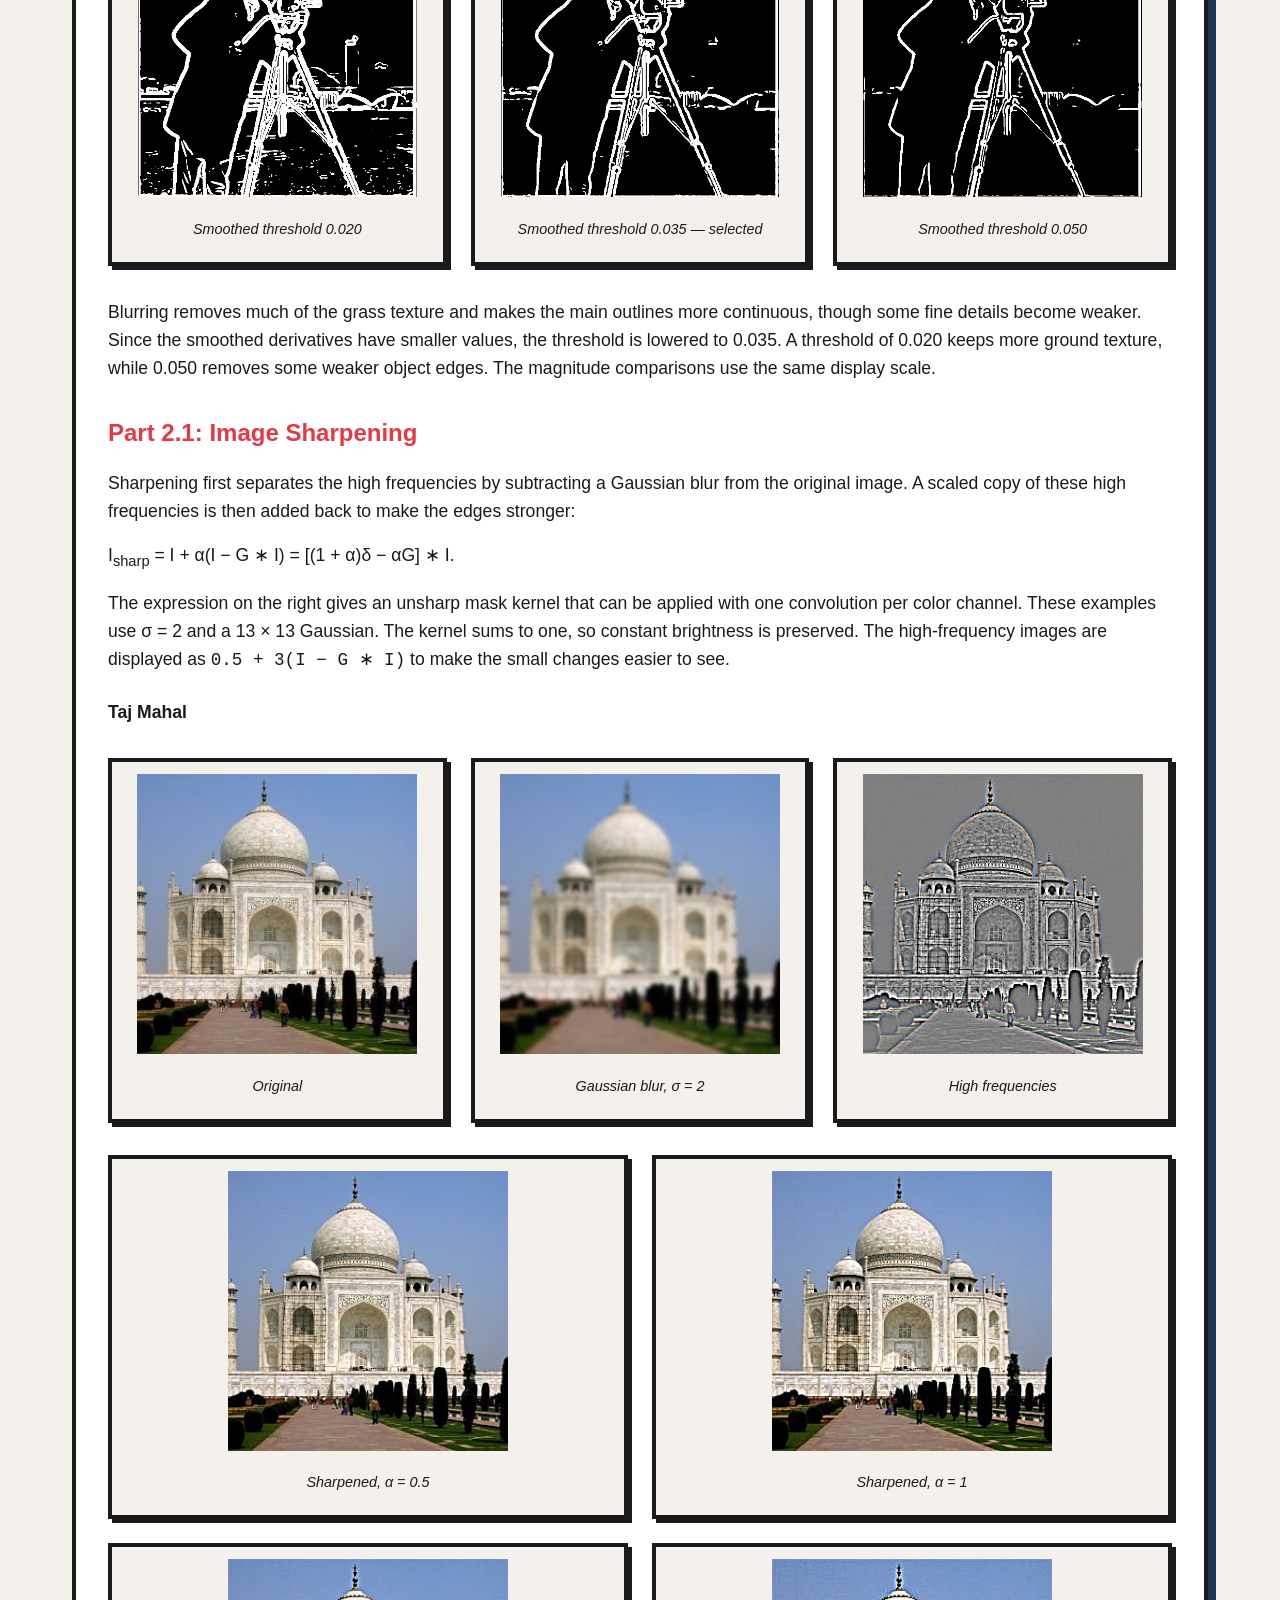
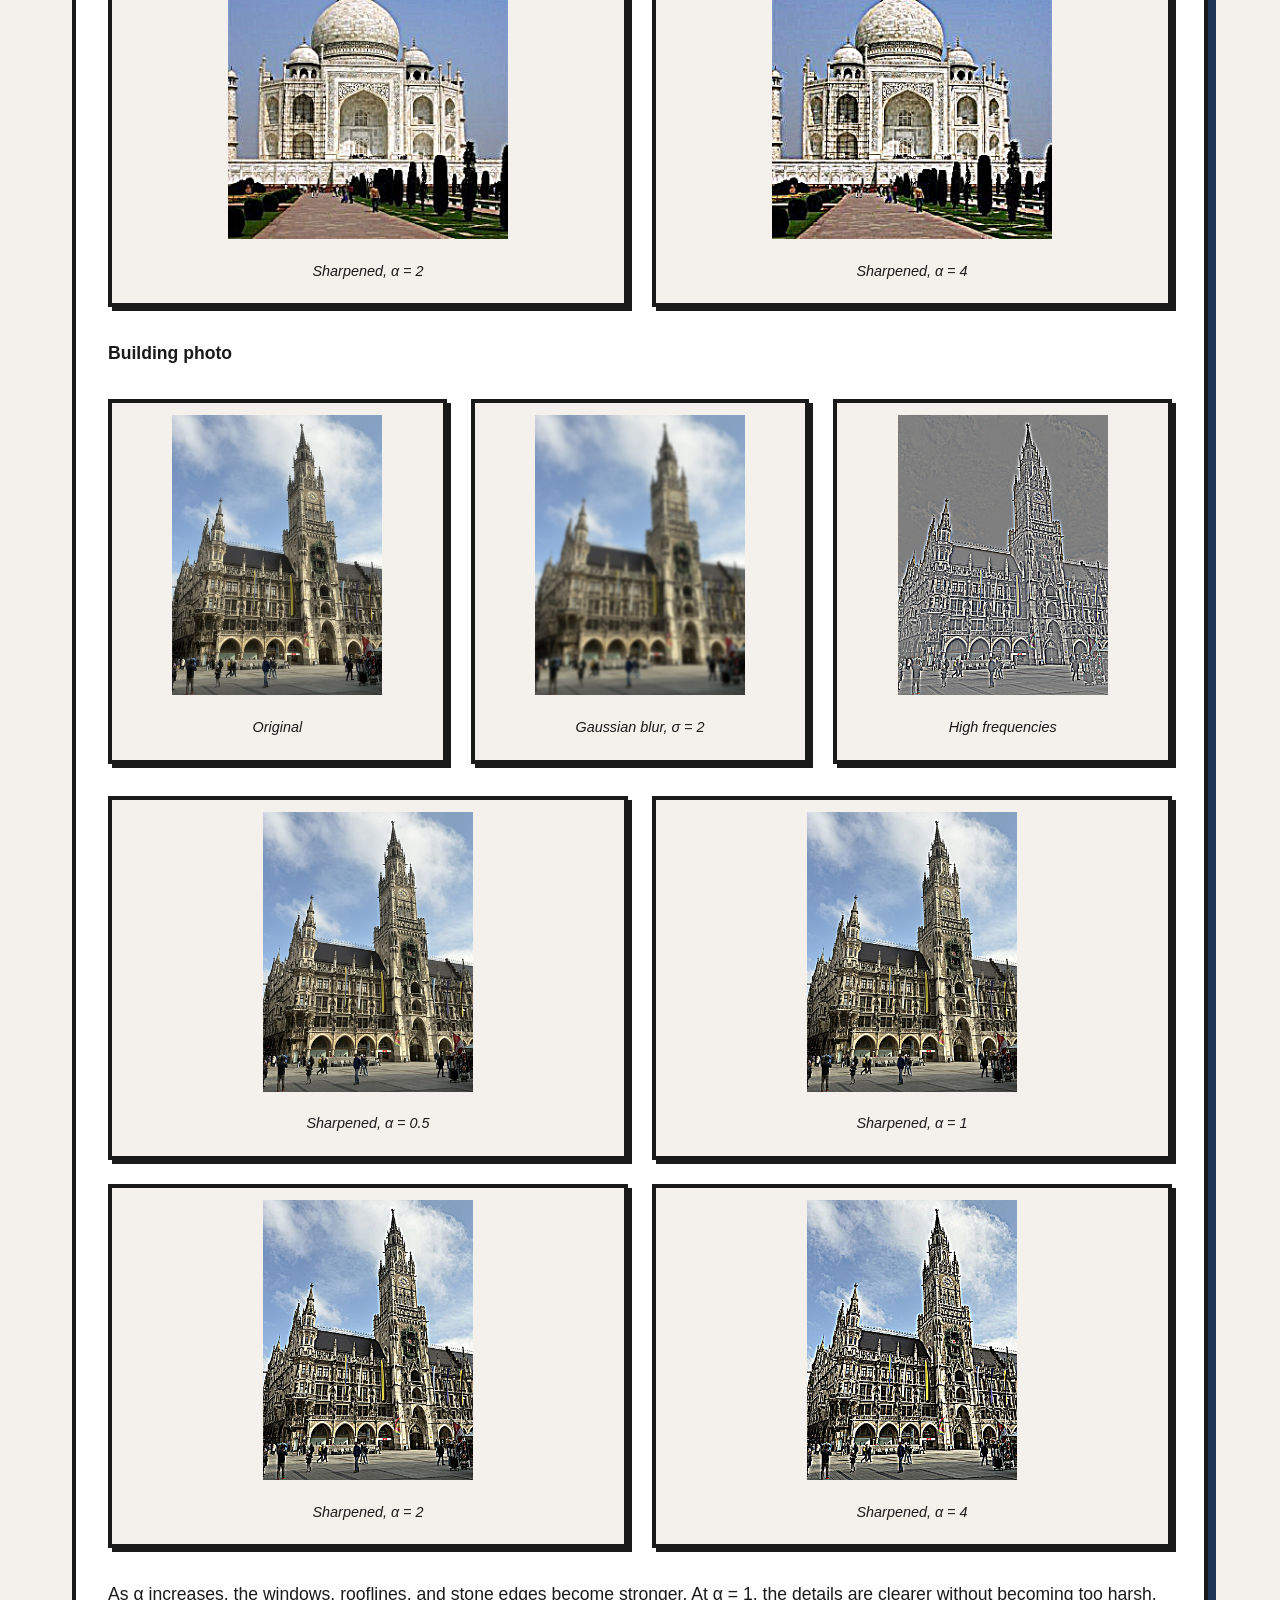
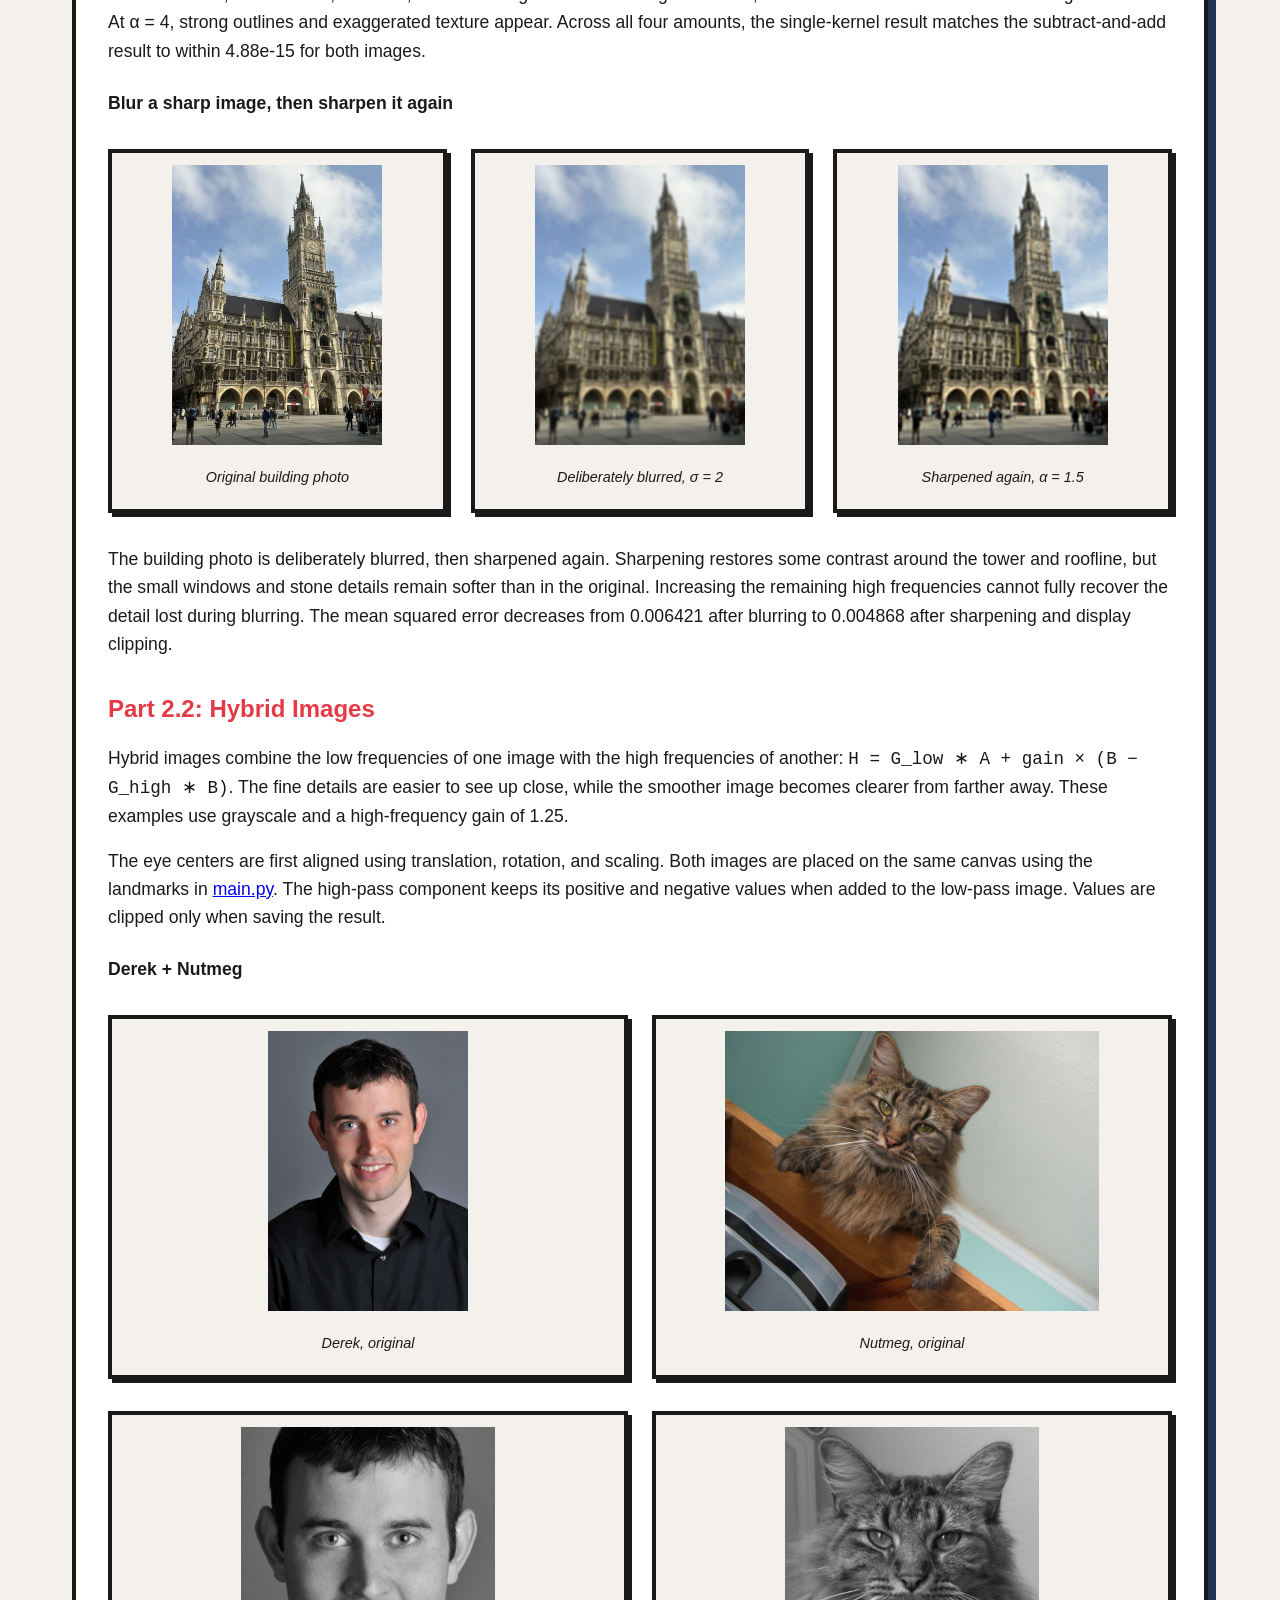
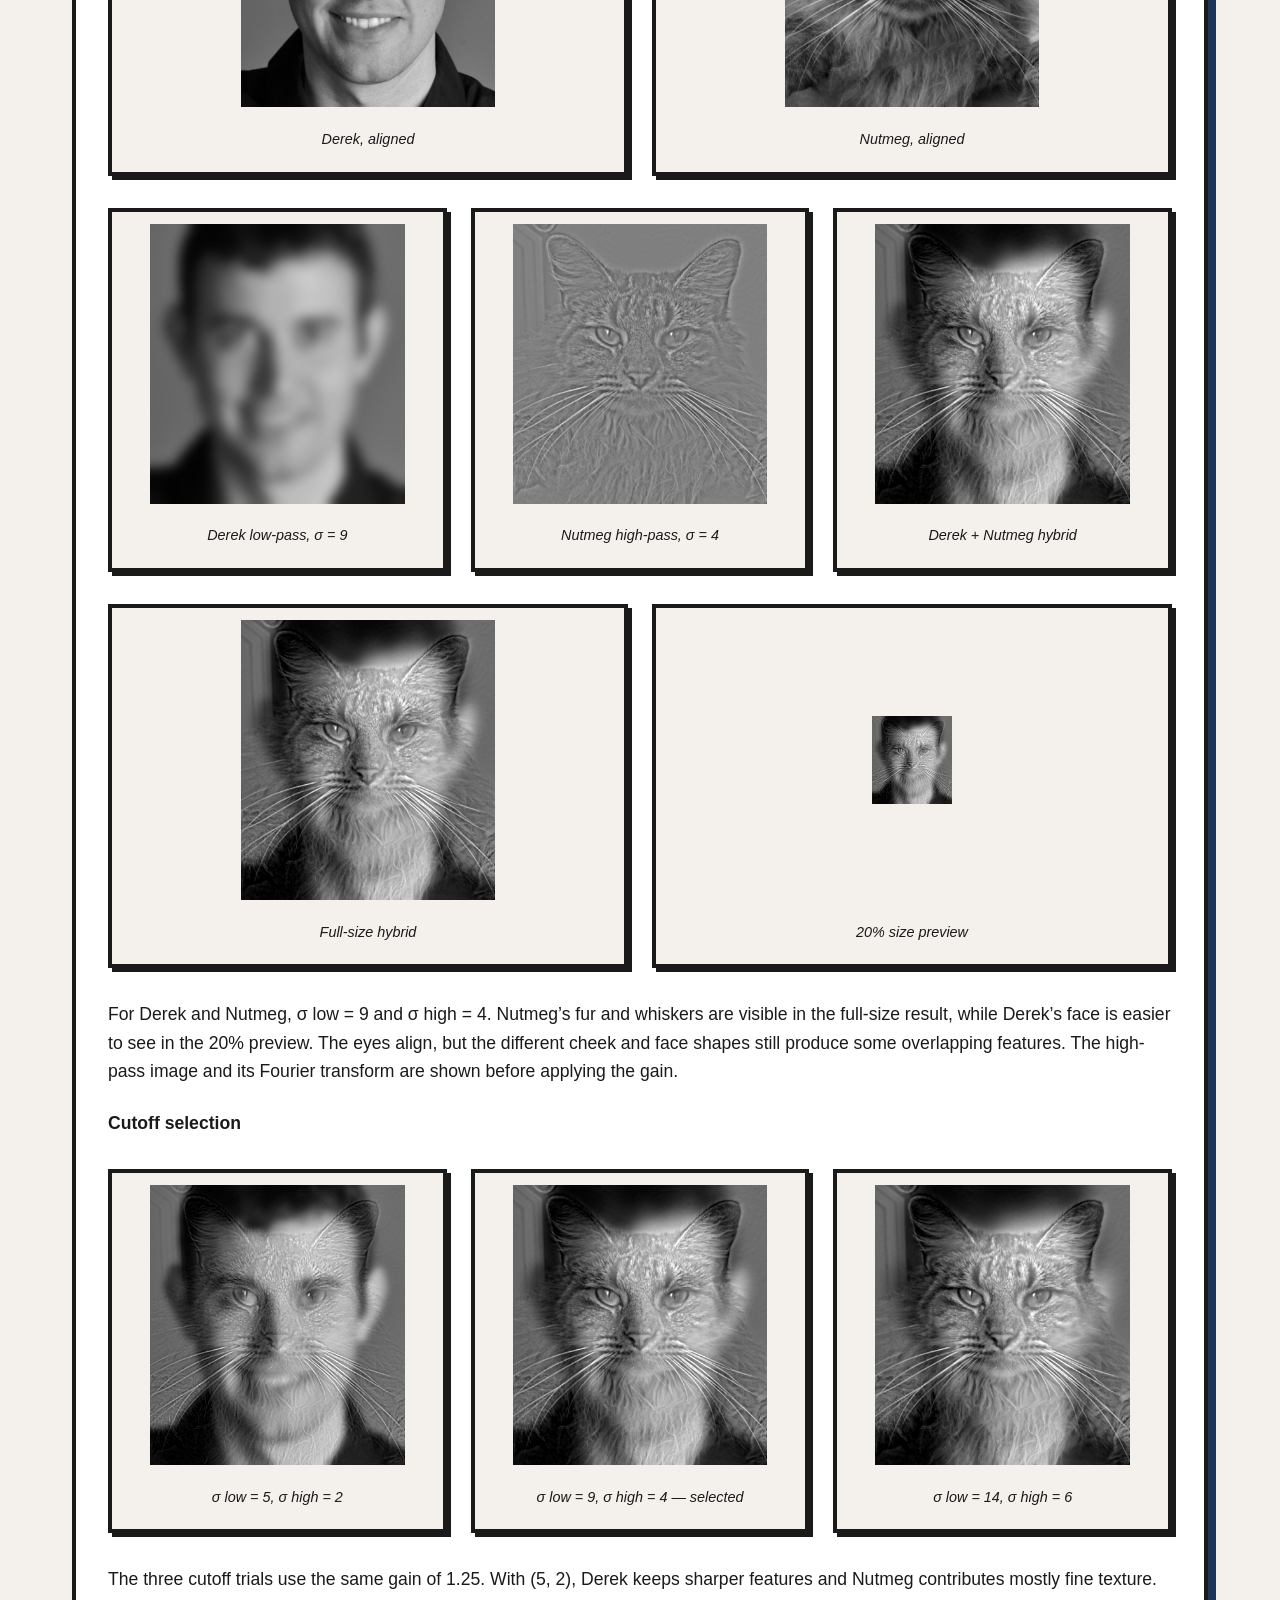
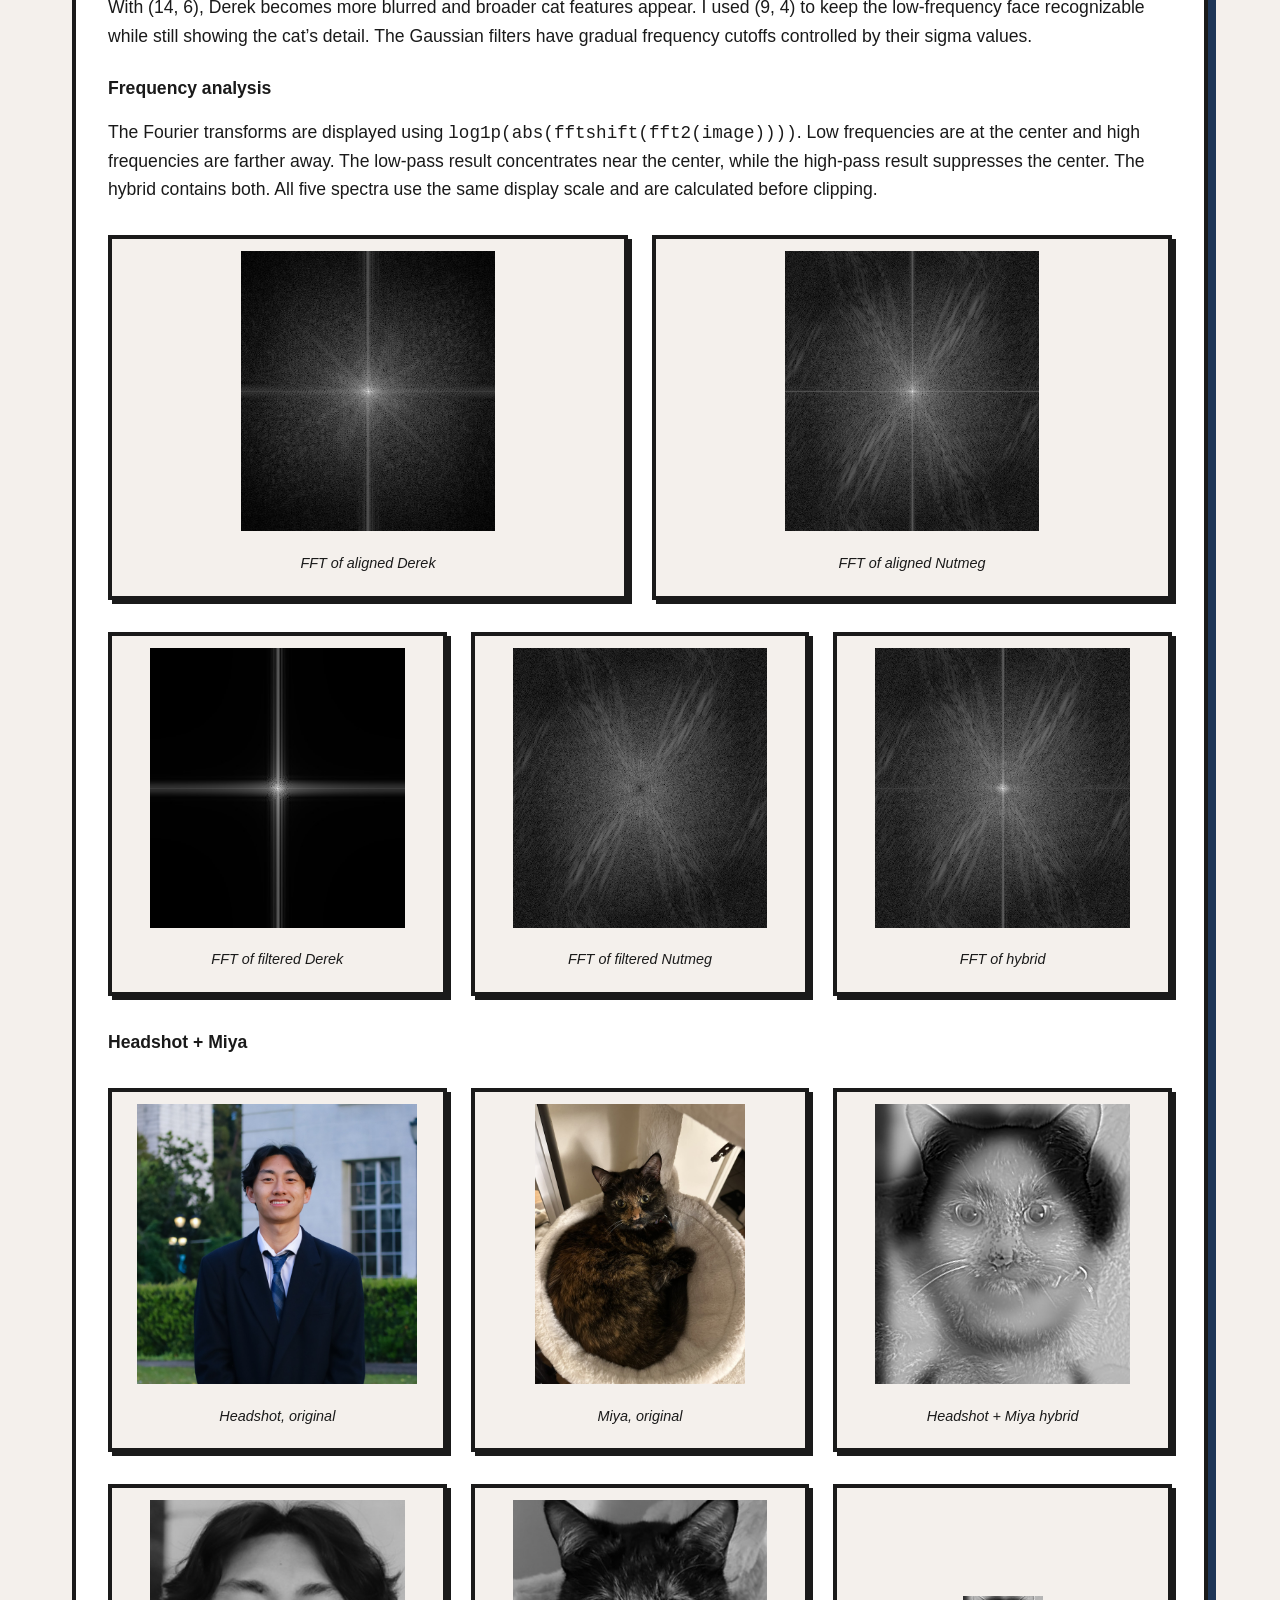
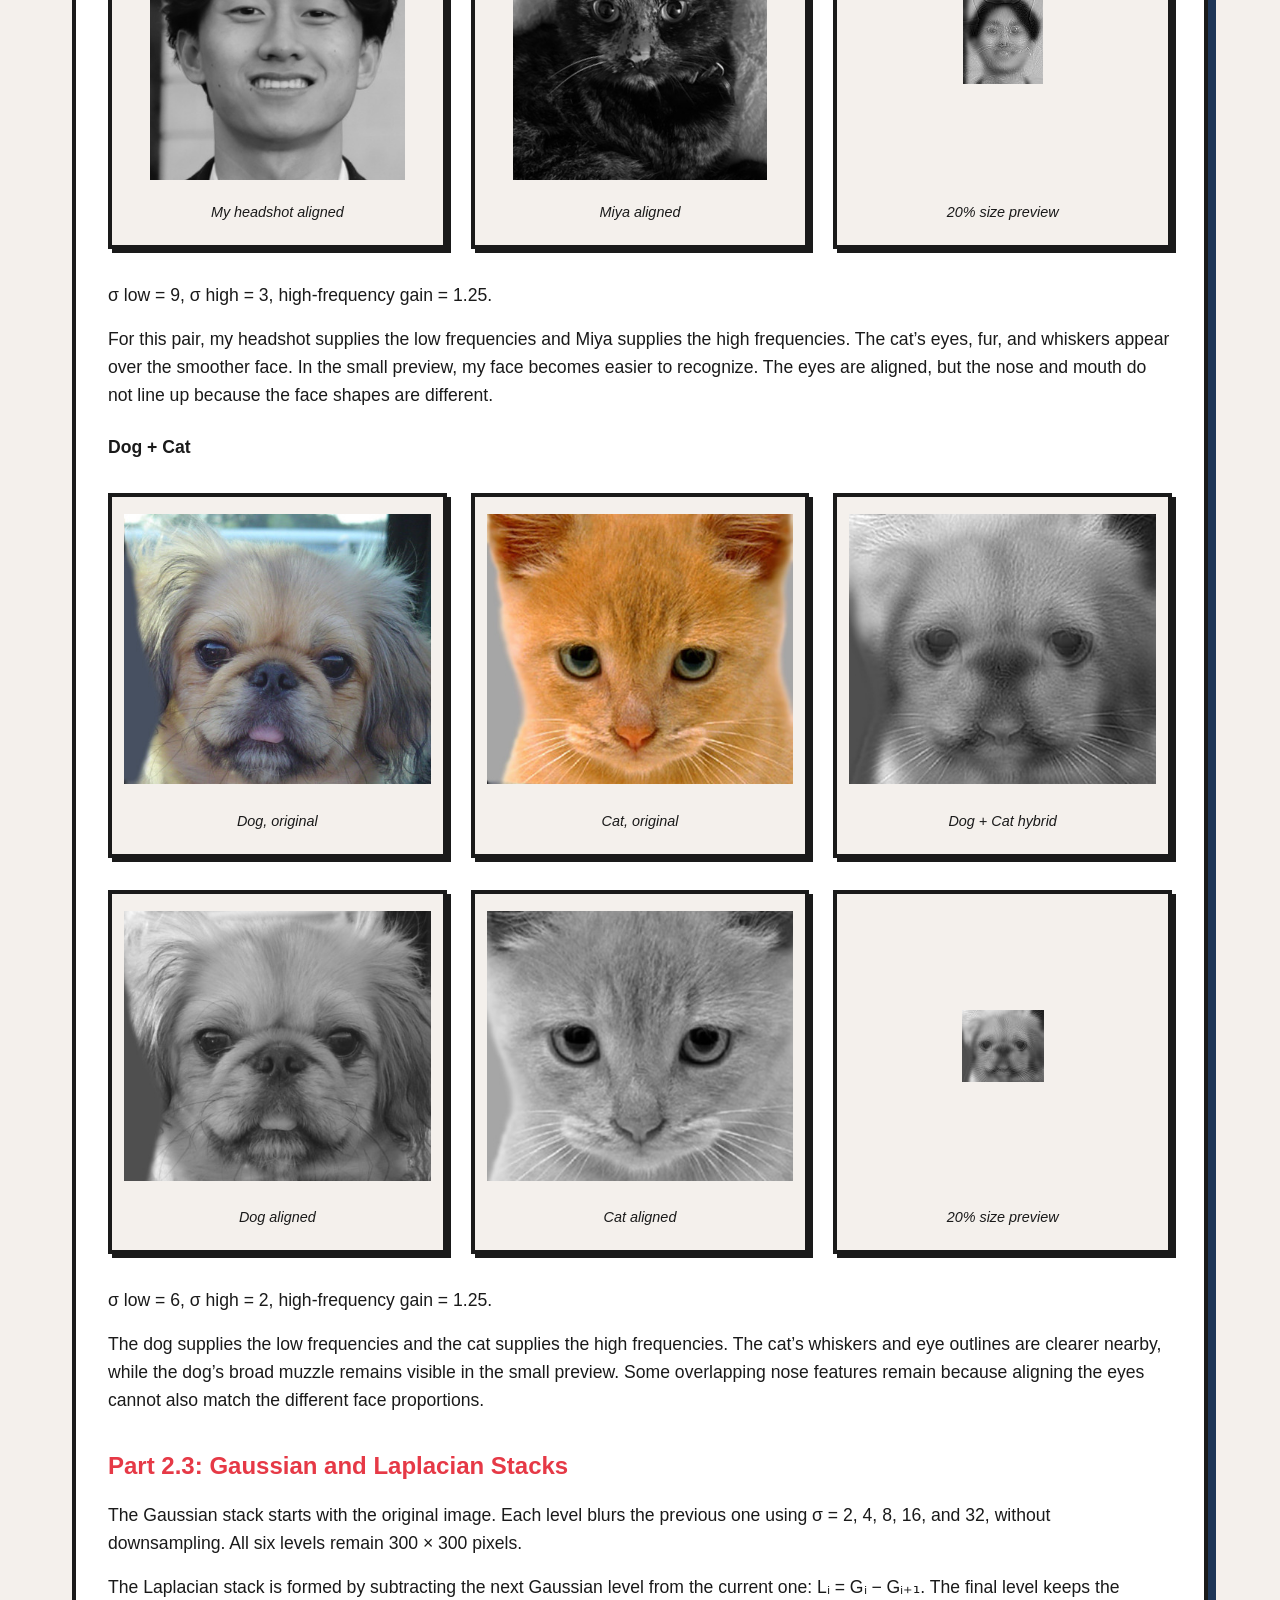
<file: proj2/index.html>
<!DOCTYPE html>
<html lang="en">
<head>
    <meta charset="UTF-8">
    <title>Project 2</title>
    <link rel="stylesheet" href="../style.css?v=5">
</head>
<body class="project2">
    <header>
        <h1>CS 180</h1>
        <p>Computer Vision and Computational Photography</p>
    </header>

    <nav class="nav-tabs">
        <a href="../index.html">Home</a>
        <a href="../proj0/index.html">Project 0</a>
        <a href="../proj1/index.html">Project 1</a>
        <a href="index.html" class="active">Project 2</a>
        <a href="../proj3/index.html">Project 3</a>
        <a href="../proj4/index.html">Project 4</a>
    </nav>

    <main class="content-box">
        <h2>Project 2: Fun with Filters and Frequencies!</h2>
        <p>The goal of this project was to explore the use of filters on images. We first used convolution to blur images and detect edges, and then used low and high frequencies for sharpening, hybrid images, and multiresolution blending.</p>

        <h3 id="convolution">Part 1.1: Convolutions from Scratch</h3>
        <p>Convolution is implemented using four for loops. The first two loops iterate across the image, while the inner two loops multiply and add the pixels under the kernel. In the version with only two loops, NumPy handles the inner multiplication and summing. Both flip the kernel horizontally and vertically before applying it.</p>
        <p>Both implementations also use zero padding. In <code>same</code> mode, the output keeps the dimensions of the original image. In <code>full</code> mode, it has shape (H + K<sub>h</sub> − 1, W + K<sub>w</sub> − 1). For kernels with an even number of rows or columns, the extra padding pixel is placed on the top or left (matching SciPy). Since pixels outside the image are treated as black, the blur becomes darker near the border and the difference filters respond to the image boundary.</p>
        <p>My selfie was converted to grayscale and convolved with a 9 × 9 box filter, Dₓ = [1, −1], and Dᵧ = Dₓᵀ. The box filter averages the nearby pixels, while the difference filters show changes in brightness along each direction.</p>
        <pre><code>def pad_for_convolution(image, kernel, mode=&quot;same&quot;):
    # Zero-pad for &quot;same&quot; or &quot;full&quot;, then flip the kernel for convolution.
    image = np.asarray(image, dtype=np.float64)
    kernel = np.asarray(kernel, dtype=np.float64)
    kh, kw = kernel.shape
    if mode == &quot;same&quot;:
        # Put the extra pixel on top/left for even kernels to match SciPy.
        padding = ((kh // 2, (kh - 1) // 2), (kw // 2, (kw - 1) // 2))
    else:
        padding = ((kh - 1, kh - 1), (kw - 1, kw - 1))
    return np.pad(image, padding, mode=&quot;constant&quot;), kernel[::-1, ::-1]


def convolve_four_loops(image, kernel, mode=&quot;same&quot;):
    padded, flipped = pad_for_convolution(image, kernel, mode)
    kh, kw = flipped.shape
    h, w = padded.shape[0] - kh + 1, padded.shape[1] - kw + 1
    result = np.zeros((h, w), dtype=np.float64)
    for y in range(h):
        for x in range(w):
            for ky in range(kh):
                for kx in range(kw):
                    result[y, x] += padded[y + ky, x + kx] * flipped[ky, kx]
    return result


def convolve_two_loops(image, kernel, mode=&quot;same&quot;):
    padded, flipped = pad_for_convolution(image, kernel, mode)
    kh, kw = flipped.shape
    h, w = padded.shape[0] - kh + 1, padded.shape[1] - kw + 1
    result = np.zeros((h, w), dtype=np.float64)
    for y in range(h):
        for x in range(w):
            result[y, x] = np.sum(padded[y:y + kh, x:x + kw] * flipped)
    return result</code></pre>
        <pre><code>box = np.ones((9, 9), dtype=float) / 81
Dx = np.array([[1.0, -1.0]])
Dy = Dx.T
blurred = convolve_two_loops(selfie, box)
dx = convolve_two_loops(selfie, Dx)
dy = convolve_two_loops(selfie, Dy)</code></pre>

        <div class="image-grid two-columns">
            <div class="image-card">
                <a href="assets/selfie_gray.jpg"><img src="assets/selfie_gray.jpg" alt="My selfie, grayscale" width="192" height="256" loading="lazy"></a>
                <p class="caption">Grayscale selfie</p>
            </div>
            <div class="image-card">
                <a href="assets/selfie_box.jpg"><img src="assets/selfie_box.jpg" alt="9 × 9 box filter" width="192" height="256" loading="lazy"></a>
                <p class="caption">9 x 9 box filter</p>
            </div>
            <div class="image-card">
                <a href="assets/selfie_dx.jpg"><img src="assets/selfie_dx.jpg" alt="Dₓ response; gray = zero" width="192" height="256" loading="lazy"></a>
                <p class="caption">Dₓ response</p>
            </div>
            <div class="image-card">
                <a href="assets/selfie_dy.jpg"><img src="assets/selfie_dy.jpg" alt="Dᵧ response; gray = zero" width="192" height="256" loading="lazy"></a>
                <p class="caption">Dᵧ response</p>
            </div>
        </div>
        <p>Both implementations are compared with <code>scipy.signal.convolve2d</code> on the same 192 × 256 grayscale selfie. Each runtime is the median of three runs. The box filter takes about 0.899 s with four loops, 0.085 s with two loops, and 0.0040 s with SciPy. The NumPy results match SciPy to within 3 × 10<sup>−15</sup>. The timings and errors for all three filters are available in <a href="assets/timings.csv">timings.csv</a>.</p>
        <p>The two-loop version is faster for the box filter because NumPy handles the inner computation. For the small difference filters, the repeated NumPy calls take more time than the short inner loops. SciPy is the fastest for all three filters, using the same zero padding.</p>

        <h3 id="differences">Part 1.2: Finite Difference Operator</h3>
        <p>The cameraman image is convolved with Dₓ = [1, −1] and Dᵧ = Dₓᵀ. These measure the brightness difference from the left and upper neighbors. The two derivatives are then combined using <code>magnitude = sqrt(dx² + dy²)</code>. Symmetric padding reflects the image at the border so the black padding does not create extra edges.</p>

        <div class="image-grid three-columns">
            <div class="image-card">
                <a href="assets/camera.jpg"><img src="assets/camera.jpg" alt="Cameraman" width="540" height="542" loading="lazy"></a>
                <p class="caption">Cameraman</p>
            </div>
            <div class="image-card">
                <a href="assets/camera_dx.jpg"><img src="assets/camera_dx.jpg" alt="Partial derivative in x" width="540" height="542" loading="lazy"></a>
                <p class="caption">Partial derivative in x</p>
            </div>
            <div class="image-card">
                <a href="assets/camera_dy.jpg"><img src="assets/camera_dy.jpg" alt="Partial derivative in y" width="540" height="542" loading="lazy"></a>
                <p class="caption">Partial derivative in y</p>
            </div>
        </div>

        <div class="image-grid three-columns">
            <div class="image-card">
                <a href="assets/camera_magnitude.jpg"><img src="assets/camera_magnitude.jpg" alt="Gradient magnitude, displayed in [0, 1]" width="540" height="542" loading="lazy"></a>
                <p class="caption">Gradient magnitude</p>
            </div>
            <div class="image-card">
                <a href="assets/camera_magnitude_visible.jpg"><img src="assets/camera_magnitude_visible.jpg" alt="Magnitude × 4 for visibility" width="540" height="542" loading="lazy"></a>
                <p class="caption">Magnitude × 4 for visibility</p>
            </div>
            <div class="image-card">
                <a href="assets/camera_edges_0.12.png"><img src="assets/camera_edges_0.12.png" alt="Selected binary edges: magnitude &gt; 0.12" width="540" height="542" loading="lazy"></a>
                <p class="caption">Edges, threshold 0.12</p>
            </div>
        </div>
        <h4>Choosing a threshold</h4>

        <div class="image-grid three-columns">
            <div class="image-card">
                <a href="assets/camera_edges_0.08.png"><img src="assets/camera_edges_0.08.png" alt="Threshold 0.08" width="540" height="542" loading="lazy"></a>
                <p class="caption">Threshold 0.08</p>
            </div>
            <div class="image-card">
                <a href="assets/camera_edges_0.12.png"><img src="assets/camera_edges_0.12.png" alt="Threshold 0.12 — selected" width="540" height="542" loading="lazy"></a>
                <p class="caption">Threshold 0.12 — selected</p>
            </div>
            <div class="image-card">
                <a href="assets/camera_edges_0.18.png"><img src="assets/camera_edges_0.18.png" alt="Threshold 0.18" width="540" height="542" loading="lazy"></a>
                <p class="caption">Threshold 0.18</p>
            </div>
        </div>
        <p>At a threshold of 0.08, much of the grass texture remains. At 0.18, weaker edges around the camera and tripod disappear. I used 0.12 to keep the person and main tripod edges while removing some of the smaller changes in the ground. Some texture and the thin border in the original image are still visible.</p>


        <h3 id="dog">Part 1.3: Derivative of Gaussian</h3>
        <p>A 13 × 13 Gaussian filter with σ = 2 is created using <code>cv2.getGaussianKernel()</code>. The 1D Gaussian is multiplied by its transpose to form a 2D filter. The image is first blurred with this filter, then the same difference operators are applied.</p>

        <div class="image-grid three-columns">
            <div class="image-card">
                <a href="assets/camera_blur.jpg"><img src="assets/camera_blur.jpg" alt="Gaussian-smoothed cameraman, σ = 2" width="540" height="542" loading="lazy"></a>
                <p class="caption">Gaussian-smoothed cameraman, σ = 2</p>
            </div>
            <div class="image-card">
                <a href="assets/dog_dx.jpg"><img src="assets/dog_dx.jpg" alt="Smoothed x derivative" width="540" height="542" loading="lazy"></a>
                <p class="caption">Smoothed x derivative</p>
            </div>
            <div class="image-card">
                <a href="assets/dog_dy.jpg"><img src="assets/dog_dy.jpg" alt="Smoothed y derivative" width="540" height="542" loading="lazy"></a>
                <p class="caption">Smoothed y derivative</p>
            </div>
        </div>

        <div class="image-grid three-columns">
            <div class="image-card">
                <a href="assets/sequential_magnitude.jpg"><img src="assets/sequential_magnitude.jpg" alt="Gaussian then finite differences" width="540" height="542" loading="lazy"></a>
                <p class="caption">Gaussian then finite differences</p>
            </div>
            <div class="image-card">
                <a href="assets/dog_magnitude.jpg"><img src="assets/dog_magnitude.jpg" alt="One DoG convolution per direction" width="540" height="542" loading="lazy"></a>
                <p class="caption">DoG gradient magnitude</p>
            </div>
            <div class="image-card">
                <a href="assets/dog_edges_0.035.png"><img src="assets/dog_edges_0.035.png" alt="Selected smoothed edges: magnitude &gt; 0.035" width="540" height="542" loading="lazy"></a>
                <p class="caption">Edges, threshold 0.035</p>
            </div>
        </div>

        <div class="image-grid three-columns">
            <div class="image-card">
                <a href="assets/gaussian_kernel.png"><img src="assets/gaussian_kernel.png" alt="Gaussian G, normalized for display" width="13" height="13" loading="lazy" class="kernel"></a>
                <p class="caption">Gaussian filter</p>
            </div>
            <div class="image-card">
                <a href="assets/dog_kernel_x.png"><img src="assets/dog_kernel_x.png" alt="G ∗ Dₓ (13 × 14), gray = zero" width="14" height="13" loading="lazy" class="kernel"></a>
                <p class="caption">DoG filter, x</p>
            </div>
            <div class="image-card">
                <a href="assets/dog_kernel_y.png"><img src="assets/dog_kernel_y.png" alt="G ∗ Dᵧ (14 × 13), gray = zero" width="13" height="14" loading="lazy" class="kernel"></a>
                <p class="caption">DoG filter, y</p>
            </div>
        </div>
        <p>The Gaussian is also convolved with Dₓ and Dᵧ using <code>mode="full"</code> to create the derivative of Gaussian filters. This combines blurring and differentiation into one filter: (I ∗ G) ∗ D = I ∗ (G ∗ D). To compare the two methods, the image is padded once at the start and both methods use valid convolutions. This keeps the boundary samples the same.</p>
        <p>The two methods produce the same result up to floating-point rounding. The maximum difference is 1.40e-15 for the derivatives and 1.73e-15 for the gradient magnitudes. Their edge maps at a threshold of 0.035 are identical.</p>

        <div class="image-grid three-columns">
            <div class="image-card">
                <a href="assets/camera_magnitude_visible.jpg"><img src="assets/camera_magnitude_visible.jpg" alt="Unsmoothed magnitude × 4" width="540" height="542" loading="lazy"></a>
                <p class="caption">Unsmoothed magnitude × 4</p>
            </div>
            <div class="image-card">
                <a href="assets/dog_magnitude_visible.jpg"><img src="assets/dog_magnitude_visible.jpg" alt="Smoothed magnitude × 4" width="540" height="542" loading="lazy"></a>
                <p class="caption">Smoothed magnitude × 4</p>
            </div>
            <div class="image-card">
                <a href="assets/dog_edges_0.035.png"><img src="assets/dog_edges_0.035.png" alt="Smoothed binary edges" width="540" height="542" loading="lazy"></a>
                <p class="caption">Smoothed binary edges</p>
            </div>
        </div>

        <div class="image-grid three-columns">
            <div class="image-card">
                <a href="assets/dog_edges_0.020.png"><img src="assets/dog_edges_0.020.png" alt="Smoothed threshold 0.020" width="540" height="542" loading="lazy"></a>
                <p class="caption">Smoothed threshold 0.020</p>
            </div>
            <div class="image-card">
                <a href="assets/dog_edges_0.035.png"><img src="assets/dog_edges_0.035.png" alt="Smoothed threshold 0.035 — selected" width="540" height="542" loading="lazy"></a>
                <p class="caption">Smoothed threshold 0.035 — selected</p>
            </div>
            <div class="image-card">
                <a href="assets/dog_edges_0.050.png"><img src="assets/dog_edges_0.050.png" alt="Smoothed threshold 0.050" width="540" height="542" loading="lazy"></a>
                <p class="caption">Smoothed threshold 0.050</p>
            </div>
        </div>
        <p>Blurring removes much of the grass texture and makes the main outlines more continuous, though some fine details become weaker. Since the smoothed derivatives have smaller values, the threshold is lowered to 0.035. A threshold of 0.020 keeps more ground texture, while 0.050 removes some weaker object edges. The magnitude comparisons use the same display scale.</p>


        <h3 id="sharpening">Part 2.1: Image Sharpening</h3>
        <p>Sharpening first separates the high frequencies by subtracting a Gaussian blur from the original image. A scaled copy of these high frequencies is then added back to make the edges stronger:</p>
        <p>I<sub>sharp</sub> = I + α(I − G ∗ I) = [(1 + α)δ − αG] ∗ I.</p>
        <p>The expression on the right gives an unsharp mask kernel that can be applied with one convolution per color channel. These examples use σ = 2 and a 13 × 13 Gaussian. The kernel sums to one, so constant brightness is preserved. The high-frequency images are displayed as <code>0.5 + 3(I − G ∗ I)</code> to make the small changes easier to see.</p>
        <h4>Taj Mahal</h4>
        <div class="image-grid three-columns">
            <div class="image-card">
                <a href="assets/taj_original.jpg"><img src="assets/taj_original.jpg" alt="Original" width="300" height="300" loading="lazy"></a>
                <p class="caption">Original</p>
            </div>
            <div class="image-card">
                <a href="assets/taj_blur.jpg"><img src="assets/taj_blur.jpg" alt="Gaussian blur, σ = 2" width="300" height="300" loading="lazy"></a>
                <p class="caption">Gaussian blur, σ = 2</p>
            </div>
            <div class="image-card">
                <a href="assets/taj_high.jpg"><img src="assets/taj_high.jpg" alt="High frequencies: 0.5 + 3(I − G ∗ I)" width="300" height="300" loading="lazy"></a>
                <p class="caption">High frequencies</p>
            </div>
        </div>
        <div class="image-grid two-columns">
            <div class="image-card">
                <a href="assets/taj_sharp_0.5.jpg"><img src="assets/taj_sharp_0.5.jpg" alt="Sharpened, α = 0.5" width="300" height="300" loading="lazy"></a>
                <p class="caption">Sharpened, α = 0.5</p>
            </div>
            <div class="image-card">
                <a href="assets/taj_sharp_1.jpg"><img src="assets/taj_sharp_1.jpg" alt="Sharpened, α = 1" width="300" height="300" loading="lazy"></a>
                <p class="caption">Sharpened, α = 1</p>
            </div>
            <div class="image-card">
                <a href="assets/taj_sharp_2.jpg"><img src="assets/taj_sharp_2.jpg" alt="Sharpened, α = 2" width="300" height="300" loading="lazy"></a>
                <p class="caption">Sharpened, α = 2</p>
            </div>
            <div class="image-card">
                <a href="assets/taj_sharp_4.jpg"><img src="assets/taj_sharp_4.jpg" alt="Sharpened, α = 4" width="300" height="300" loading="lazy"></a>
                <p class="caption">Sharpened, α = 4</p>
            </div>
        </div>
        <h4>Building photo</h4>
        <div class="image-grid three-columns">
            <div class="image-card">
                <a href="assets/building_original.jpg"><img src="assets/building_original.jpg" alt="Original" width="360" height="480" loading="lazy"></a>
                <p class="caption">Original</p>
            </div>
            <div class="image-card">
                <a href="assets/building_blur.jpg"><img src="assets/building_blur.jpg" alt="Gaussian blur, σ = 2" width="360" height="480" loading="lazy"></a>
                <p class="caption">Gaussian blur, σ = 2</p>
            </div>
            <div class="image-card">
                <a href="assets/building_high.jpg"><img src="assets/building_high.jpg" alt="High frequencies: 0.5 + 3(I − G ∗ I)" width="360" height="480" loading="lazy"></a>
                <p class="caption">High frequencies</p>
            </div>
        </div>
        <div class="image-grid two-columns">
            <div class="image-card">
                <a href="assets/building_sharp_0.5.jpg"><img src="assets/building_sharp_0.5.jpg" alt="Sharpened, α = 0.5" width="360" height="480" loading="lazy"></a>
                <p class="caption">Sharpened, α = 0.5</p>
            </div>
            <div class="image-card">
                <a href="assets/building_sharp_1.jpg"><img src="assets/building_sharp_1.jpg" alt="Sharpened, α = 1" width="360" height="480" loading="lazy"></a>
                <p class="caption">Sharpened, α = 1</p>
            </div>
            <div class="image-card">
                <a href="assets/building_sharp_2.jpg"><img src="assets/building_sharp_2.jpg" alt="Sharpened, α = 2" width="360" height="480" loading="lazy"></a>
                <p class="caption">Sharpened, α = 2</p>
            </div>
            <div class="image-card">
                <a href="assets/building_sharp_4.jpg"><img src="assets/building_sharp_4.jpg" alt="Sharpened, α = 4" width="360" height="480" loading="lazy"></a>
                <p class="caption">Sharpened, α = 4</p>
            </div>
        </div>
        <p>As α increases, the windows, rooflines, and stone edges become stronger. At α = 1, the details are clearer without becoming too harsh. At α = 4, strong outlines and exaggerated texture appear. Across all four amounts, the single-kernel result matches the subtract-and-add result to within 4.88e-15 for both images.</p>
        <h4>Blur a sharp image, then sharpen it again</h4>

        <div class="image-grid three-columns">
            <div class="image-card">
                <a href="assets/evaluation_original.jpg"><img src="assets/evaluation_original.jpg" alt="Original building photo" width="360" height="480" loading="lazy"></a>
                <p class="caption">Original building photo</p>
            </div>
            <div class="image-card">
                <a href="assets/evaluation_blurred.jpg"><img src="assets/evaluation_blurred.jpg" alt="Deliberately blurred, σ = 2" width="360" height="480" loading="lazy"></a>
                <p class="caption">Deliberately blurred, σ = 2</p>
            </div>
            <div class="image-card">
                <a href="assets/evaluation_restored.jpg"><img src="assets/evaluation_restored.jpg" alt="Blurred image sharpened, σ = 2, α = 1.5" width="360" height="480" loading="lazy"></a>
                <p class="caption">Sharpened again, α = 1.5</p>
            </div>
        </div>
        <p>The building photo is deliberately blurred, then sharpened again. Sharpening restores some contrast around the tower and roofline, but the small windows and stone details remain softer than in the original. Increasing the remaining high frequencies cannot fully recover the detail lost during blurring. The mean squared error decreases from 0.006421 after blurring to 0.004868 after sharpening and display clipping.</p>


        <h3 id="hybrids">Part 2.2: Hybrid Images</h3>
        <p>Hybrid images combine the low frequencies of one image with the high frequencies of another: <code>H = G_low ∗ A + gain × (B − G_high ∗ B)</code>. The fine details are easier to see up close, while the smoother image becomes clearer from farther away. These examples use grayscale and a high-frequency gain of 1.25.</p>
        <p>The eye centers are first aligned using translation, rotation, and scaling. Both images are placed on the same canvas using the landmarks in <a href="main.py">main.py</a>. The high-pass component keeps its positive and negative values when added to the low-pass image. Values are clipped only when saving the result.</p>
        <h4>Derek + Nutmeg</h4>

        <div class="image-grid two-columns">
            <div class="image-card">
                <a href="assets/derek_nutmeg_original_low.jpg"><img src="assets/derek_nutmeg_original_low.jpg" alt="Original Derek — low-frequency source" width="572" height="800" loading="lazy"></a>
                <p class="caption">Derek, original</p>
            </div>
            <div class="image-card">
                <a href="assets/derek_nutmeg_original_high.jpg"><img src="assets/derek_nutmeg_original_high.jpg" alt="Original Nutmeg — high-frequency source" width="800" height="600" loading="lazy"></a>
                <p class="caption">Nutmeg, original</p>
            </div>
        </div>

        <div class="image-grid two-columns">
            <div class="image-card">
                <a href="assets/derek_nutmeg_aligned_low.jpg"><img src="assets/derek_nutmeg_aligned_low.jpg" alt="Derek aligned to the eye landmarks" width="400" height="440" loading="lazy"></a>
                <p class="caption">Derek, aligned</p>
            </div>
            <div class="image-card">
                <a href="assets/derek_nutmeg_aligned_high.jpg"><img src="assets/derek_nutmeg_aligned_high.jpg" alt="Nutmeg aligned to the same eye landmarks" width="400" height="440" loading="lazy"></a>
                <p class="caption">Nutmeg, aligned</p>
            </div>
        </div>

        <div class="image-grid three-columns">
            <div class="image-card">
                <a href="assets/derek_nutmeg_low.jpg"><img src="assets/derek_nutmeg_low.jpg" alt="Derek low-pass, σ = 9" width="400" height="440" loading="lazy"></a>
                <p class="caption">Derek low-pass, σ = 9</p>
            </div>
            <div class="image-card">
                <a href="assets/derek_nutmeg_high.jpg"><img src="assets/derek_nutmeg_high.jpg" alt="Nutmeg high-pass, σ = 4; display offset +0.5" width="400" height="440" loading="lazy"></a>
                <p class="caption">Nutmeg high-pass, σ = 4</p>
            </div>
            <div class="image-card">
                <a href="assets/derek_nutmeg_hybrid.jpg"><img src="assets/derek_nutmeg_hybrid.jpg" alt="Derek + Nutmeg hybrid" width="400" height="440" loading="lazy"></a>
                <p class="caption">Derek + Nutmeg hybrid</p>
            </div>
        </div>

        <div class="image-grid two-columns">
            <div class="image-card">
                <a href="assets/derek_nutmeg_hybrid.jpg"><img src="assets/derek_nutmeg_hybrid.jpg" alt="Close view: whiskers and fur" width="400" height="440" loading="lazy"></a>
                <p class="caption">Full-size hybrid</p>
            </div>
            <div class="image-card">
                <a href="assets/derek_nutmeg_far.jpg"><img src="assets/derek_nutmeg_far.jpg" alt="20% size: coarse face structure" width="80" height="88" loading="lazy" class="small-image"></a>
                <p class="caption">20% size preview</p>
            </div>
        </div>
        <p>For Derek and Nutmeg, σ low = 9 and σ high = 4. Nutmeg’s fur and whiskers are visible in the full-size result, while Derek’s face is easier to see in the 20% preview. The eyes align, but the different cheek and face shapes still produce some overlapping features. The high-pass image and its Fourier transform are shown before applying the gain.</p>
        <h4>Cutoff selection</h4>

        <div class="image-grid three-columns">
            <div class="image-card">
                <a href="assets/hybrid_trial_5_2.jpg"><img src="assets/hybrid_trial_5_2.jpg" alt="σ low = 5, σ high = 2" width="400" height="440" loading="lazy"></a>
                <p class="caption">σ low = 5, σ high = 2</p>
            </div>
            <div class="image-card">
                <a href="assets/hybrid_trial_9_4.jpg"><img src="assets/hybrid_trial_9_4.jpg" alt="σ low = 9, σ high = 4 — selected" width="400" height="440" loading="lazy"></a>
                <p class="caption">σ low = 9, σ high = 4 — selected</p>
            </div>
            <div class="image-card">
                <a href="assets/hybrid_trial_14_6.jpg"><img src="assets/hybrid_trial_14_6.jpg" alt="σ low = 14, σ high = 6" width="400" height="440" loading="lazy"></a>
                <p class="caption">σ low = 14, σ high = 6</p>
            </div>
        </div>
        <p>The three cutoff trials use the same gain of 1.25. With (5, 2), Derek keeps sharper features and Nutmeg contributes mostly fine texture. With (14, 6), Derek becomes more blurred and broader cat features appear. I used (9, 4) to keep the low-frequency face recognizable while still showing the cat’s detail. The Gaussian filters have gradual frequency cutoffs controlled by their sigma values.</p>
        <h4>Frequency analysis</h4>
        <p>The Fourier transforms are displayed using <code>log1p(abs(fftshift(fft2(image))))</code>. Low frequencies are at the center and high frequencies are farther away. The low-pass result concentrates near the center, while the high-pass result suppresses the center. The hybrid contains both. All five spectra use the same display scale and are calculated before clipping.</p>

        <div class="image-grid two-columns">
            <div class="image-card">
                <a href="assets/derek_nutmeg_fft_input_low.jpg"><img src="assets/derek_nutmeg_fft_input_low.jpg" alt="FFT of aligned Derek" width="400" height="440" loading="lazy"></a>
                <p class="caption">FFT of aligned Derek</p>
            </div>
            <div class="image-card">
                <a href="assets/derek_nutmeg_fft_input_high.jpg"><img src="assets/derek_nutmeg_fft_input_high.jpg" alt="FFT of aligned Nutmeg" width="400" height="440" loading="lazy"></a>
                <p class="caption">FFT of aligned Nutmeg</p>
            </div>
        </div>

        <div class="image-grid three-columns">
            <div class="image-card">
                <a href="assets/derek_nutmeg_fft_low.jpg"><img src="assets/derek_nutmeg_fft_low.jpg" alt="FFT of filtered Derek" width="400" height="440" loading="lazy"></a>
                <p class="caption">FFT of filtered Derek</p>
            </div>
            <div class="image-card">
                <a href="assets/derek_nutmeg_fft_high.jpg"><img src="assets/derek_nutmeg_fft_high.jpg" alt="FFT of filtered Nutmeg" width="400" height="440" loading="lazy"></a>
                <p class="caption">FFT of filtered Nutmeg</p>
            </div>
            <div class="image-card">
                <a href="assets/derek_nutmeg_fft_hybrid.jpg"><img src="assets/derek_nutmeg_fft_hybrid.jpg" alt="FFT of hybrid" width="400" height="440" loading="lazy"></a>
                <p class="caption">FFT of hybrid</p>
            </div>
        </div>
        <h4>Headshot + Miya</h4>
        <div class="image-grid three-columns">
            <div class="image-card">
                <a href="assets/headshot_miya_original_low.jpg"><img src="assets/headshot_miya_original_low.jpg" alt="My headshot — low-frequency source" width="800" height="800" loading="lazy"></a>
                <p class="caption">Headshot, original</p>
            </div>
            <div class="image-card">
                <a href="assets/headshot_miya_original_high.jpg"><img src="assets/headshot_miya_original_high.jpg" alt="Miya — high-frequency source" width="600" height="800" loading="lazy"></a>
                <p class="caption">Miya, original</p>
            </div>
            <div class="image-card">
                <a href="assets/headshot_miya_hybrid.jpg"><img src="assets/headshot_miya_hybrid.jpg" alt="Headshot + Miya hybrid" width="400" height="440" loading="lazy"></a>
                <p class="caption">Headshot + Miya hybrid</p>
            </div>
        </div>
        <div class="image-grid three-columns">
            <div class="image-card">
                <a href="assets/headshot_miya_aligned_low.jpg"><img src="assets/headshot_miya_aligned_low.jpg" alt="My headshot aligned" width="400" height="440" loading="lazy"></a>
                <p class="caption">My headshot aligned</p>
            </div>
            <div class="image-card">
                <a href="assets/headshot_miya_aligned_high.jpg"><img src="assets/headshot_miya_aligned_high.jpg" alt="Miya aligned" width="400" height="440" loading="lazy"></a>
                <p class="caption">Miya aligned</p>
            </div>
            <div class="image-card">
                <a href="assets/headshot_miya_far.jpg"><img src="assets/headshot_miya_far.jpg" alt="20% size preview" width="80" height="88" loading="lazy" class="small-image"></a>
                <p class="caption">20% size preview</p>
            </div>
        </div>
        <p>σ low = 9, σ high = 3, high-frequency gain = 1.25.</p>
        <p>For this pair, my headshot supplies the low frequencies and Miya supplies the high frequencies. The cat’s eyes, fur, and whiskers appear over the smoother face. In the small preview, my face becomes easier to recognize. The eyes are aligned, but the nose and mouth do not line up because the face shapes are different.</p>

        <h4>Dog + Cat</h4>
        <div class="image-grid three-columns">
            <div class="image-card">
                <a href="assets/dog_cat_original_low.jpg"><img src="assets/dog_cat_original_low.jpg" alt="Dog — low-frequency source" width="410" height="361" loading="lazy"></a>
                <p class="caption">Dog, original</p>
            </div>
            <div class="image-card">
                <a href="assets/dog_cat_original_high.jpg"><img src="assets/dog_cat_original_high.jpg" alt="Cat — high-frequency source" width="410" height="361" loading="lazy"></a>
                <p class="caption">Cat, original</p>
            </div>
            <div class="image-card">
                <a href="assets/dog_cat_hybrid.jpg"><img src="assets/dog_cat_hybrid.jpg" alt="Dog + Cat hybrid" width="410" height="361" loading="lazy"></a>
                <p class="caption">Dog + Cat hybrid</p>
            </div>
        </div>
        <div class="image-grid three-columns">
            <div class="image-card">
                <a href="assets/dog_cat_aligned_low.jpg"><img src="assets/dog_cat_aligned_low.jpg" alt="Dog aligned" width="410" height="361" loading="lazy"></a>
                <p class="caption">Dog aligned</p>
            </div>
            <div class="image-card">
                <a href="assets/dog_cat_aligned_high.jpg"><img src="assets/dog_cat_aligned_high.jpg" alt="Cat aligned" width="410" height="361" loading="lazy"></a>
                <p class="caption">Cat aligned</p>
            </div>
            <div class="image-card">
                <a href="assets/dog_cat_far.jpg"><img src="assets/dog_cat_far.jpg" alt="20% size preview" width="82" height="72" loading="lazy" class="small-image"></a>
                <p class="caption">20% size preview</p>
            </div>
        </div>
        <p>σ low = 6, σ high = 2, high-frequency gain = 1.25.</p>
        <p>The dog supplies the low frequencies and the cat supplies the high frequencies. The cat’s whiskers and eye outlines are clearer nearby, while the dog’s broad muzzle remains visible in the small preview. Some overlapping nose features remain because aligning the eyes cannot also match the different face proportions.</p>


        <h3 id="stacks">Part 2.3: Gaussian and Laplacian Stacks</h3>
        <p>The Gaussian stack starts with the original image. Each level blurs the previous one using σ = 2, 4, 8, 16, and 32, without downsampling. All six levels remain 300 × 300 pixels.</p>
        <p>The Laplacian stack is formed by subtracting the next Gaussian level from the current one: Lᵢ = Gᵢ − Gᵢ₊₁. The final level keeps the remaining low frequencies. Adding all six levels reconstructs the original image, with a maximum error of 1.11e-16 for the apple. The stacks are built using Gaussian filters and subtraction.</p>
        <h4>Apple Gaussian stack</h4>
        <div class="image-grid three-columns">
            <div class="image-card">
                <a href="assets/oraple_ga_0.jpg"><img src="assets/oraple_ga_0.jpg" alt="G 0" width="300" height="300" loading="lazy"></a>
                <p class="caption">G 0</p>
            </div>
            <div class="image-card">
                <a href="assets/oraple_ga_1.jpg"><img src="assets/oraple_ga_1.jpg" alt="G 1" width="300" height="300" loading="lazy"></a>
                <p class="caption">G 1</p>
            </div>
            <div class="image-card">
                <a href="assets/oraple_ga_2.jpg"><img src="assets/oraple_ga_2.jpg" alt="G 2" width="300" height="300" loading="lazy"></a>
                <p class="caption">G 2</p>
            </div>
            <div class="image-card">
                <a href="assets/oraple_ga_3.jpg"><img src="assets/oraple_ga_3.jpg" alt="G 3" width="300" height="300" loading="lazy"></a>
                <p class="caption">G 3</p>
            </div>
            <div class="image-card">
                <a href="assets/oraple_ga_4.jpg"><img src="assets/oraple_ga_4.jpg" alt="G 4" width="300" height="300" loading="lazy"></a>
                <p class="caption">G 4</p>
            </div>
            <div class="image-card">
                <a href="assets/oraple_ga_5.jpg"><img src="assets/oraple_ga_5.jpg" alt="G 5" width="300" height="300" loading="lazy"></a>
                <p class="caption">G 5</p>
            </div>
        </div>
        <h4>Orange Gaussian stack</h4>
        <div class="image-grid three-columns">
            <div class="image-card">
                <a href="assets/oraple_gb_0.jpg"><img src="assets/oraple_gb_0.jpg" alt="G 0" width="300" height="300" loading="lazy"></a>
                <p class="caption">G 0</p>
            </div>
            <div class="image-card">
                <a href="assets/oraple_gb_1.jpg"><img src="assets/oraple_gb_1.jpg" alt="G 1" width="300" height="300" loading="lazy"></a>
                <p class="caption">G 1</p>
            </div>
            <div class="image-card">
                <a href="assets/oraple_gb_2.jpg"><img src="assets/oraple_gb_2.jpg" alt="G 2" width="300" height="300" loading="lazy"></a>
                <p class="caption">G 2</p>
            </div>
            <div class="image-card">
                <a href="assets/oraple_gb_3.jpg"><img src="assets/oraple_gb_3.jpg" alt="G 3" width="300" height="300" loading="lazy"></a>
                <p class="caption">G 3</p>
            </div>
            <div class="image-card">
                <a href="assets/oraple_gb_4.jpg"><img src="assets/oraple_gb_4.jpg" alt="G 4" width="300" height="300" loading="lazy"></a>
                <p class="caption">G 4</p>
            </div>
            <div class="image-card">
                <a href="assets/oraple_gb_5.jpg"><img src="assets/oraple_gb_5.jpg" alt="G 5" width="300" height="300" loading="lazy"></a>
                <p class="caption">G 5</p>
            </div>
        </div>
        <h4>Apple Laplacian stack</h4>
        <div class="image-grid three-columns">
            <div class="image-card">
                <a href="assets/oraple_la_0.jpg"><img src="assets/oraple_la_0.jpg" alt="L 0" width="300" height="300" loading="lazy"></a>
                <p class="caption">L 0</p>
            </div>
            <div class="image-card">
                <a href="assets/oraple_la_1.jpg"><img src="assets/oraple_la_1.jpg" alt="L 1" width="300" height="300" loading="lazy"></a>
                <p class="caption">L 1</p>
            </div>
            <div class="image-card">
                <a href="assets/oraple_la_2.jpg"><img src="assets/oraple_la_2.jpg" alt="L 2" width="300" height="300" loading="lazy"></a>
                <p class="caption">L 2</p>
            </div>
            <div class="image-card">
                <a href="assets/oraple_la_3.jpg"><img src="assets/oraple_la_3.jpg" alt="L 3" width="300" height="300" loading="lazy"></a>
                <p class="caption">L 3</p>
            </div>
            <div class="image-card">
                <a href="assets/oraple_la_4.jpg"><img src="assets/oraple_la_4.jpg" alt="L 4" width="300" height="300" loading="lazy"></a>
                <p class="caption">L 4</p>
            </div>
            <div class="image-card">
                <a href="assets/oraple_la_5.jpg"><img src="assets/oraple_la_5.jpg" alt="L 5 (residual)" width="300" height="300" loading="lazy"></a>
                <p class="caption">L 5 (residual)</p>
            </div>
        </div>
        <h4>Orange Laplacian stack</h4>
        <div class="image-grid three-columns">
            <div class="image-card">
                <a href="assets/oraple_lb_0.jpg"><img src="assets/oraple_lb_0.jpg" alt="L 0" width="300" height="300" loading="lazy"></a>
                <p class="caption">L 0</p>
            </div>
            <div class="image-card">
                <a href="assets/oraple_lb_1.jpg"><img src="assets/oraple_lb_1.jpg" alt="L 1" width="300" height="300" loading="lazy"></a>
                <p class="caption">L 1</p>
            </div>
            <div class="image-card">
                <a href="assets/oraple_lb_2.jpg"><img src="assets/oraple_lb_2.jpg" alt="L 2" width="300" height="300" loading="lazy"></a>
                <p class="caption">L 2</p>
            </div>
            <div class="image-card">
                <a href="assets/oraple_lb_3.jpg"><img src="assets/oraple_lb_3.jpg" alt="L 3" width="300" height="300" loading="lazy"></a>
                <p class="caption">L 3</p>
            </div>
            <div class="image-card">
                <a href="assets/oraple_lb_4.jpg"><img src="assets/oraple_lb_4.jpg" alt="L 4" width="300" height="300" loading="lazy"></a>
                <p class="caption">L 4</p>
            </div>
            <div class="image-card">
                <a href="assets/oraple_lb_5.jpg"><img src="assets/oraple_lb_5.jpg" alt="L 5 (residual)" width="300" height="300" loading="lazy"></a>
                <p class="caption">L 5 (residual)</p>
            </div>
        </div>
        <p>The apple and orange use the same display scale at each Laplacian level, with zero shown as gray. The last level is displayed as a normal image. Fine levels contain the peel texture, while coarser levels show larger changes in lighting and color.</p>
        <h4>Oraple blending by scale</h4>
        <p>The layout below follows Figure 3.42 in Szeliski. The first three rows show masked levels 0, 2, and 4 for the apple, orange, and their combination. The last row sums all six levels, including the remaining low frequencies, to reconstruct the blend.</p>

        <div class="image-grid three-columns">
            <div class="image-card">
                <a href="assets/oraple_ca_0.jpg"><img src="assets/oraple_ca_0.jpg" alt="(a) Masked A, level 0" width="300" height="300" loading="lazy"></a>
                <p class="caption">(a) Masked A, level 0</p>
            </div>
            <div class="image-card">
                <a href="assets/oraple_cb_0.jpg"><img src="assets/oraple_cb_0.jpg" alt="(b) Masked B, level 0" width="300" height="300" loading="lazy"></a>
                <p class="caption">(b) Masked B, level 0</p>
            </div>
            <div class="image-card">
                <a href="assets/oraple_blended_0.jpg"><img src="assets/oraple_blended_0.jpg" alt="(c) Combined, level 0" width="300" height="300" loading="lazy"></a>
                <p class="caption">(c) Combined, level 0</p>
            </div>
            <div class="image-card">
                <a href="assets/oraple_ca_2.jpg"><img src="assets/oraple_ca_2.jpg" alt="(d) Masked A, level 2" width="300" height="300" loading="lazy"></a>
                <p class="caption">(d) Masked A, level 2</p>
            </div>
            <div class="image-card">
                <a href="assets/oraple_cb_2.jpg"><img src="assets/oraple_cb_2.jpg" alt="(e) Masked B, level 2" width="300" height="300" loading="lazy"></a>
                <p class="caption">(e) Masked B, level 2</p>
            </div>
            <div class="image-card">
                <a href="assets/oraple_blended_2.jpg"><img src="assets/oraple_blended_2.jpg" alt="(f) Combined, level 2" width="300" height="300" loading="lazy"></a>
                <p class="caption">(f) Combined, level 2</p>
            </div>
            <div class="image-card">
                <a href="assets/oraple_ca_4.jpg"><img src="assets/oraple_ca_4.jpg" alt="(g) Masked A, level 4" width="300" height="300" loading="lazy"></a>
                <p class="caption">(g) Masked A, level 4</p>
            </div>
            <div class="image-card">
                <a href="assets/oraple_cb_4.jpg"><img src="assets/oraple_cb_4.jpg" alt="(h) Masked B, level 4" width="300" height="300" loading="lazy"></a>
                <p class="caption">(h) Masked B, level 4</p>
            </div>
            <div class="image-card">
                <a href="assets/oraple_blended_4.jpg"><img src="assets/oraple_blended_4.jpg" alt="(i) Combined, level 4" width="300" height="300" loading="lazy"></a>
                <p class="caption">(i) Combined, level 4</p>
            </div>
            <div class="image-card">
                <a href="assets/oraple_ca_sum.jpg"><img src="assets/oraple_ca_sum.jpg" alt="(j) Sum of masked A bands" width="300" height="300" loading="lazy"></a>
                <p class="caption">(j) Sum of masked A bands</p>
            </div>
            <div class="image-card">
                <a href="assets/oraple_cb_sum.jpg"><img src="assets/oraple_cb_sum.jpg" alt="(k) Sum of masked B bands" width="300" height="300" loading="lazy"></a>
                <p class="caption">(k) Sum of masked B bands</p>
            </div>
            <div class="image-card">
                <a href="assets/oraple_result.jpg"><img src="assets/oraple_result.jpg" alt="(l) Reconstructed blend" width="300" height="300" loading="lazy"></a>
                <p class="caption">(l) Reconstructed blend</p>
            </div>
        </div>


        <h3 id="blending">Part 2.4: Multiresolution Blending</h3>
        <p>A mask determines which image is used at each location. White selects image A and black selects image B. The mask is blurred into a Gaussian stack using the same sigma values as the image stacks. Each mask level is then used to weight the corresponding Laplacian bands, and the combined bands are added together. This gives a narrow transition for fine details and a wider transition for larger brightness changes.</p>
        <h4>Apple + orange</h4>

        <div class="image-grid three-columns">
            <div class="image-card">
                <a href="assets/oraple_apple.jpg"><img src="assets/oraple_apple.jpg" alt="A: apple" width="300" height="300" loading="lazy"></a>
                <p class="caption">A: apple</p>
            </div>
            <div class="image-card">
                <a href="assets/oraple_orange.jpg"><img src="assets/oraple_orange.jpg" alt="B: orange" width="300" height="300" loading="lazy"></a>
                <p class="caption">B: orange</p>
            </div>
            <div class="image-card">
                <a href="assets/oraple_mask.png"><img src="assets/oraple_mask.png" alt="Vertical step mask; white selects apple" width="300" height="300" loading="lazy"></a>
                <p class="caption">Vertical mask</p>
            </div>
        </div>

        <div class="image-grid two-columns">
            <div class="image-card">
                <a href="assets/oraple_hard.jpg"><img src="assets/oraple_hard.jpg" alt="Direct cut with the binary mask" width="300" height="300" loading="lazy"></a>
                <p class="caption">Direct cut</p>
            </div>
            <div class="image-card">
                <a href="assets/oraple_result.jpg"><img src="assets/oraple_result.jpg" alt="Multiresolution oraple" width="300" height="300" loading="lazy"></a>
                <p class="caption">Multiresolution oraple</p>
            </div>
        </div>
        <h4>Gaussian mask stack</h4>
        <div class="image-grid three-columns">
            <div class="image-card">
                <a href="assets/oraple_gm_0.png"><img src="assets/oraple_gm_0.png" alt="Mask G 0" width="300" height="300" loading="lazy"></a>
                <p class="caption">Mask G 0</p>
            </div>
            <div class="image-card">
                <a href="assets/oraple_gm_1.png"><img src="assets/oraple_gm_1.png" alt="Mask G 1" width="300" height="300" loading="lazy"></a>
                <p class="caption">Mask G 1</p>
            </div>
            <div class="image-card">
                <a href="assets/oraple_gm_2.png"><img src="assets/oraple_gm_2.png" alt="Mask G 2" width="300" height="300" loading="lazy"></a>
                <p class="caption">Mask G 2</p>
            </div>
            <div class="image-card">
                <a href="assets/oraple_gm_3.png"><img src="assets/oraple_gm_3.png" alt="Mask G 3" width="300" height="300" loading="lazy"></a>
                <p class="caption">Mask G 3</p>
            </div>
            <div class="image-card">
                <a href="assets/oraple_gm_4.png"><img src="assets/oraple_gm_4.png" alt="Mask G 4" width="300" height="300" loading="lazy"></a>
                <p class="caption">Mask G 4</p>
            </div>
            <div class="image-card">
                <a href="assets/oraple_gm_5.png"><img src="assets/oraple_gm_5.png" alt="Mask G 5" width="300" height="300" loading="lazy"></a>
                <p class="caption">Mask G 5</p>
            </div>
        </div>
        <p>The direct cut leaves a visible brightness change down the middle. Blurring the mask at each level softens the seam while keeping the apple and orange textures on either side.</p>
        <h4>Custom blend 1: plane view through a rock window</h4>
        <div class="image-grid two-columns">
            <div class="image-card">
                <a href="assets/blend_frame_plane.jpg"><img src="assets/blend_frame_plane.jpg" alt="Original plane photo" width="450" height="600" loading="lazy"></a>
                <p class="caption">Original plane photo</p>
            </div>
            <div class="image-card">
                <a href="assets/blend_frame_a.jpg"><img src="assets/blend_frame_a.jpg" alt="A: plane fitted to the window bounds" width="450" height="600" loading="lazy"></a>
                <p class="caption">A: fitted plane photo</p>
            </div>
            <div class="image-card">
                <a href="assets/blend_frame_b.jpg"><img src="assets/blend_frame_b.jpg" alt="B: original rock frame" width="450" height="600" loading="lazy"></a>
                <p class="caption">B: rock frame</p>
            </div>
            <div class="image-card">
                <a href="assets/blend_frame_mask.png"><img src="assets/blend_frame_mask.png" alt="Window mask; white selects plane" width="450" height="600" loading="lazy"></a>
                <p class="caption">Window mask</p>
            </div>
        </div>
        <div class="image-grid two-columns">
            <div class="image-card">
                <a href="assets/blend_frame_masked_a.jpg"><img src="assets/blend_frame_masked_a.jpg" alt="A × mask" width="450" height="600" loading="lazy"></a>
                <p class="caption">A × mask</p>
            </div>
            <div class="image-card">
                <a href="assets/blend_frame_masked_b.jpg"><img src="assets/blend_frame_masked_b.jpg" alt="B × (1 − mask)" width="450" height="600" loading="lazy"></a>
                <p class="caption">B × (1 − mask)</p>
            </div>
        </div>
        <div class="image-grid two-columns">
            <div class="image-card">
                <a href="assets/blend_frame_hard.jpg"><img src="assets/blend_frame_hard.jpg" alt="Direct cut" width="450" height="600" loading="lazy"></a>
                <p class="caption">Direct cut</p>
            </div>
            <div class="image-card">
                <a href="assets/blend_frame_result.jpg"><img src="assets/blend_frame_result.jpg" alt="Multiresolution blend" width="450" height="600" loading="lazy"></a>
                <p class="caption">Multiresolution blend</p>
            </div>
        </div>
        <p>For this blend, the plane photo is placed inside the rock window. A polygon mask follows the uneven edge of the opening, and the plane photo is resized and cropped to fit. White selects the plane view and black keeps the rock. The stack uses σ = 1, 2, 4, and 8. Compared with the direct cut, the blend softens the brightness change around the window.</p>
        <h4>Custom blend 2: mirrored city views</h4>
        <div class="image-grid three-columns">
            <div class="image-card">
                <a href="assets/blend_city_mirror_a.jpg"><img src="assets/blend_city_mirror_a.jpg" alt="A: city2, already upside down" width="400" height="600" loading="lazy"></a>
                <p class="caption">A: city2, upside down</p>
            </div>
            <div class="image-card">
                <a href="assets/blend_city_mirror_b.jpg"><img src="assets/blend_city_mirror_b.jpg" alt="B: city, upright" width="400" height="600" loading="lazy"></a>
                <p class="caption">B: city, upright</p>
            </div>
            <div class="image-card">
                <a href="assets/blend_city_mirror_mask.png"><img src="assets/blend_city_mirror_mask.png" alt="Horizontal mask; white selects city2" width="400" height="600" loading="lazy"></a>
                <p class="caption">Horizontal mask</p>
            </div>
        </div>
        <div class="image-grid two-columns">
            <div class="image-card">
                <a href="assets/blend_city_mirror_masked_a.jpg"><img src="assets/blend_city_mirror_masked_a.jpg" alt="A × mask" width="400" height="600" loading="lazy"></a>
                <p class="caption">A × mask</p>
            </div>
            <div class="image-card">
                <a href="assets/blend_city_mirror_masked_b.jpg"><img src="assets/blend_city_mirror_masked_b.jpg" alt="B × (1 − mask)" width="400" height="600" loading="lazy"></a>
                <p class="caption">B × (1 − mask)</p>
            </div>
        </div>
        <div class="image-grid two-columns">
            <div class="image-card">
                <a href="assets/blend_city_mirror_hard.jpg"><img src="assets/blend_city_mirror_hard.jpg" alt="Direct cut" width="400" height="600" loading="lazy"></a>
                <p class="caption">Direct cut</p>
            </div>
            <div class="image-card">
                <a href="assets/blend_city_mirror_result.jpg"><img src="assets/blend_city_mirror_result.jpg" alt="Multiresolution blend" width="400" height="600" loading="lazy"></a>
                <p class="caption">Multiresolution blend</p>
            </div>
        </div>
        <p>For the mirror effect, city2 is used on top and city is used on the bottom. City2 is already upside down, and both photos are resized to 400 × 600 to keep their proportions. A horizontal mask selects the two halves. With σ = 2, 4, 8, and 16, the sky blends across the middle while the buildings stay sharp.</p>
        <h4>Rock window blend: contributions by scale</h4>
        <p>The rock window blend is shown by scale below. The first three rows show fine band 0, middle band 2, and the final low-frequency level 4. The bottom row reconstructs the result from all five levels. The masked inputs above show where each source is selected. This follows the layout of Figure 10 in Burt and Adelson.</p>

        <div class="image-grid three-columns">
            <div class="image-card">
                <a href="assets/blend_frame_ca_0.jpg"><img src="assets/blend_frame_ca_0.jpg" alt="(a) Masked A, level 0" width="450" height="600" loading="lazy"></a>
                <p class="caption">(a) Masked A, level 0</p>
            </div>
            <div class="image-card">
                <a href="assets/blend_frame_cb_0.jpg"><img src="assets/blend_frame_cb_0.jpg" alt="(b) Masked B, level 0" width="450" height="600" loading="lazy"></a>
                <p class="caption">(b) Masked B, level 0</p>
            </div>
            <div class="image-card">
                <a href="assets/blend_frame_blended_0.jpg"><img src="assets/blend_frame_blended_0.jpg" alt="(c) Combined, level 0" width="450" height="600" loading="lazy"></a>
                <p class="caption">(c) Combined, level 0</p>
            </div>
            <div class="image-card">
                <a href="assets/blend_frame_ca_2.jpg"><img src="assets/blend_frame_ca_2.jpg" alt="(d) Masked A, level 2" width="450" height="600" loading="lazy"></a>
                <p class="caption">(d) Masked A, level 2</p>
            </div>
            <div class="image-card">
                <a href="assets/blend_frame_cb_2.jpg"><img src="assets/blend_frame_cb_2.jpg" alt="(e) Masked B, level 2" width="450" height="600" loading="lazy"></a>
                <p class="caption">(e) Masked B, level 2</p>
            </div>
            <div class="image-card">
                <a href="assets/blend_frame_blended_2.jpg"><img src="assets/blend_frame_blended_2.jpg" alt="(f) Combined, level 2" width="450" height="600" loading="lazy"></a>
                <p class="caption">(f) Combined, level 2</p>
            </div>
            <div class="image-card">
                <a href="assets/blend_frame_ca_4.jpg"><img src="assets/blend_frame_ca_4.jpg" alt="(g) Masked A, level 4" width="450" height="600" loading="lazy"></a>
                <p class="caption">(g) Masked A, level 4</p>
            </div>
            <div class="image-card">
                <a href="assets/blend_frame_cb_4.jpg"><img src="assets/blend_frame_cb_4.jpg" alt="(h) Masked B, level 4" width="450" height="600" loading="lazy"></a>
                <p class="caption">(h) Masked B, level 4</p>
            </div>
            <div class="image-card">
                <a href="assets/blend_frame_blended_4.jpg"><img src="assets/blend_frame_blended_4.jpg" alt="(i) Combined, level 4" width="450" height="600" loading="lazy"></a>
                <p class="caption">(i) Combined, level 4</p>
            </div>
            <div class="image-card">
                <a href="assets/blend_frame_ca_sum.jpg"><img src="assets/blend_frame_ca_sum.jpg" alt="(j) Sum of masked A bands" width="450" height="600" loading="lazy"></a>
                <p class="caption">(j) Sum of masked A bands</p>
            </div>
            <div class="image-card">
                <a href="assets/blend_frame_cb_sum.jpg"><img src="assets/blend_frame_cb_sum.jpg" alt="(k) Sum of masked B bands" width="450" height="600" loading="lazy"></a>
                <p class="caption">(k) Sum of masked B bands</p>
            </div>
            <div class="image-card">
                <a href="assets/blend_frame_result.jpg"><img src="assets/blend_frame_result.jpg" alt="(l) Reconstructed blend" width="450" height="600" loading="lazy"></a>
                <p class="caption">(l) Reconstructed blend</p>
            </div>
        </div>


        <h3 id="reflection">What I Learned</h3>
        <p>The main thing I learned was how the same Gaussian blur can be used for several different effects. Subtracting a blur gives the high frequencies, which can be added back for sharpening or combined with another image. The hybrid images also showed how important the balance between the two components is. Too much blur makes the low-frequency face harder to recognize, while too much high-frequency gain makes the detail look harsh.</p>

        <h3>Running the Code</h3>
        <ol>
            <li>Open the <code>proj2/</code> folder. Filtering code is in <a href="part1.py">part1.py</a>, frequency applications are in <a href="part2.py">part2.py</a>, and the images and settings are selected in <a href="main.py">main.py</a>.</li>
            <li>Keep the input images in <code>proj2_data/</code>.</li>
            <li>Install the dependencies with <code>python -m pip install -r requirements.txt</code>.</li>
            <li>Run <code>python main.py</code> to generate the images and <a href="assets/timings.csv">timings.csv</a> in <code>assets/</code>. The DoG comparison, reconstruction error, and blur evaluation are printed in the terminal.</li>
            <li>Open <code>index.html</code> to view the results.</li>
        </ol>

        <p style="text-align: center; margin-top: 2rem; font-weight: bold;">
            <a href="../index.html" style="color: var(--accent-blue);">← Back to Home</a>
        </p>
    </main>
</body>
</html>
</file>
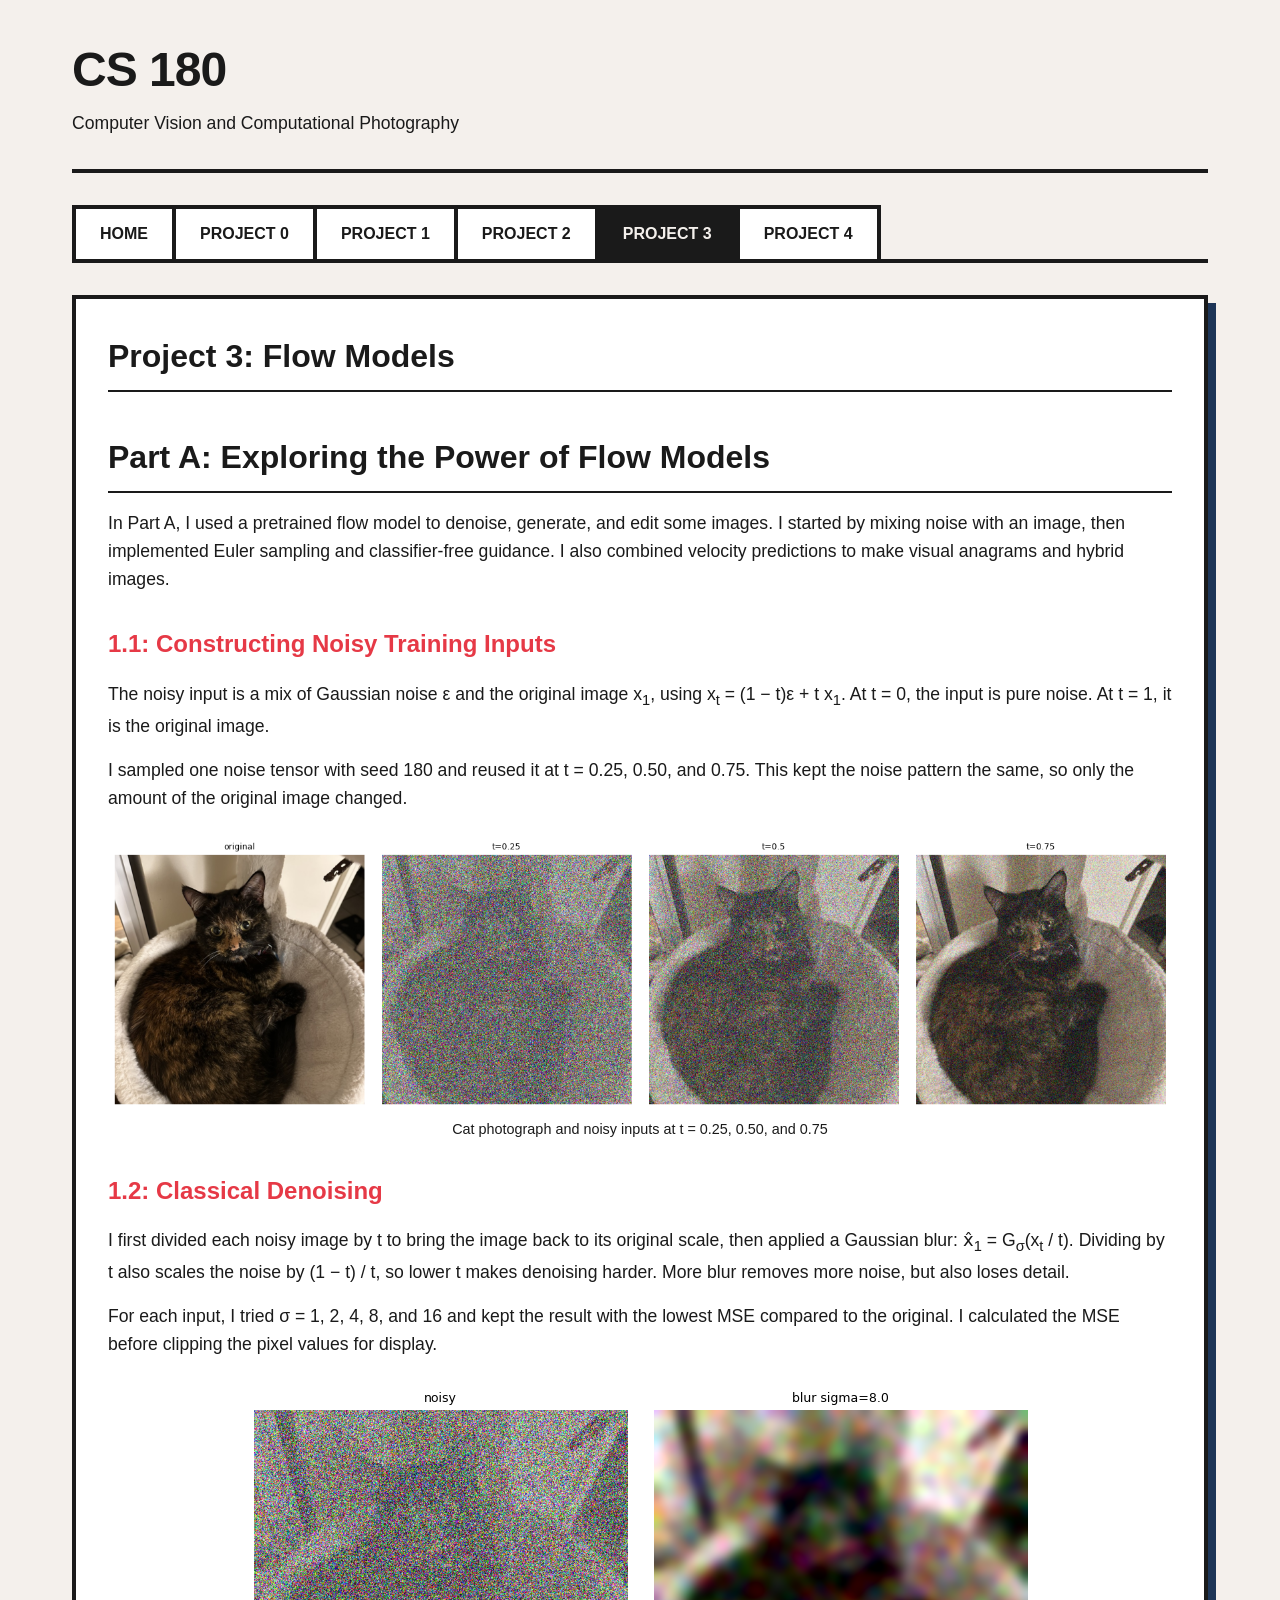
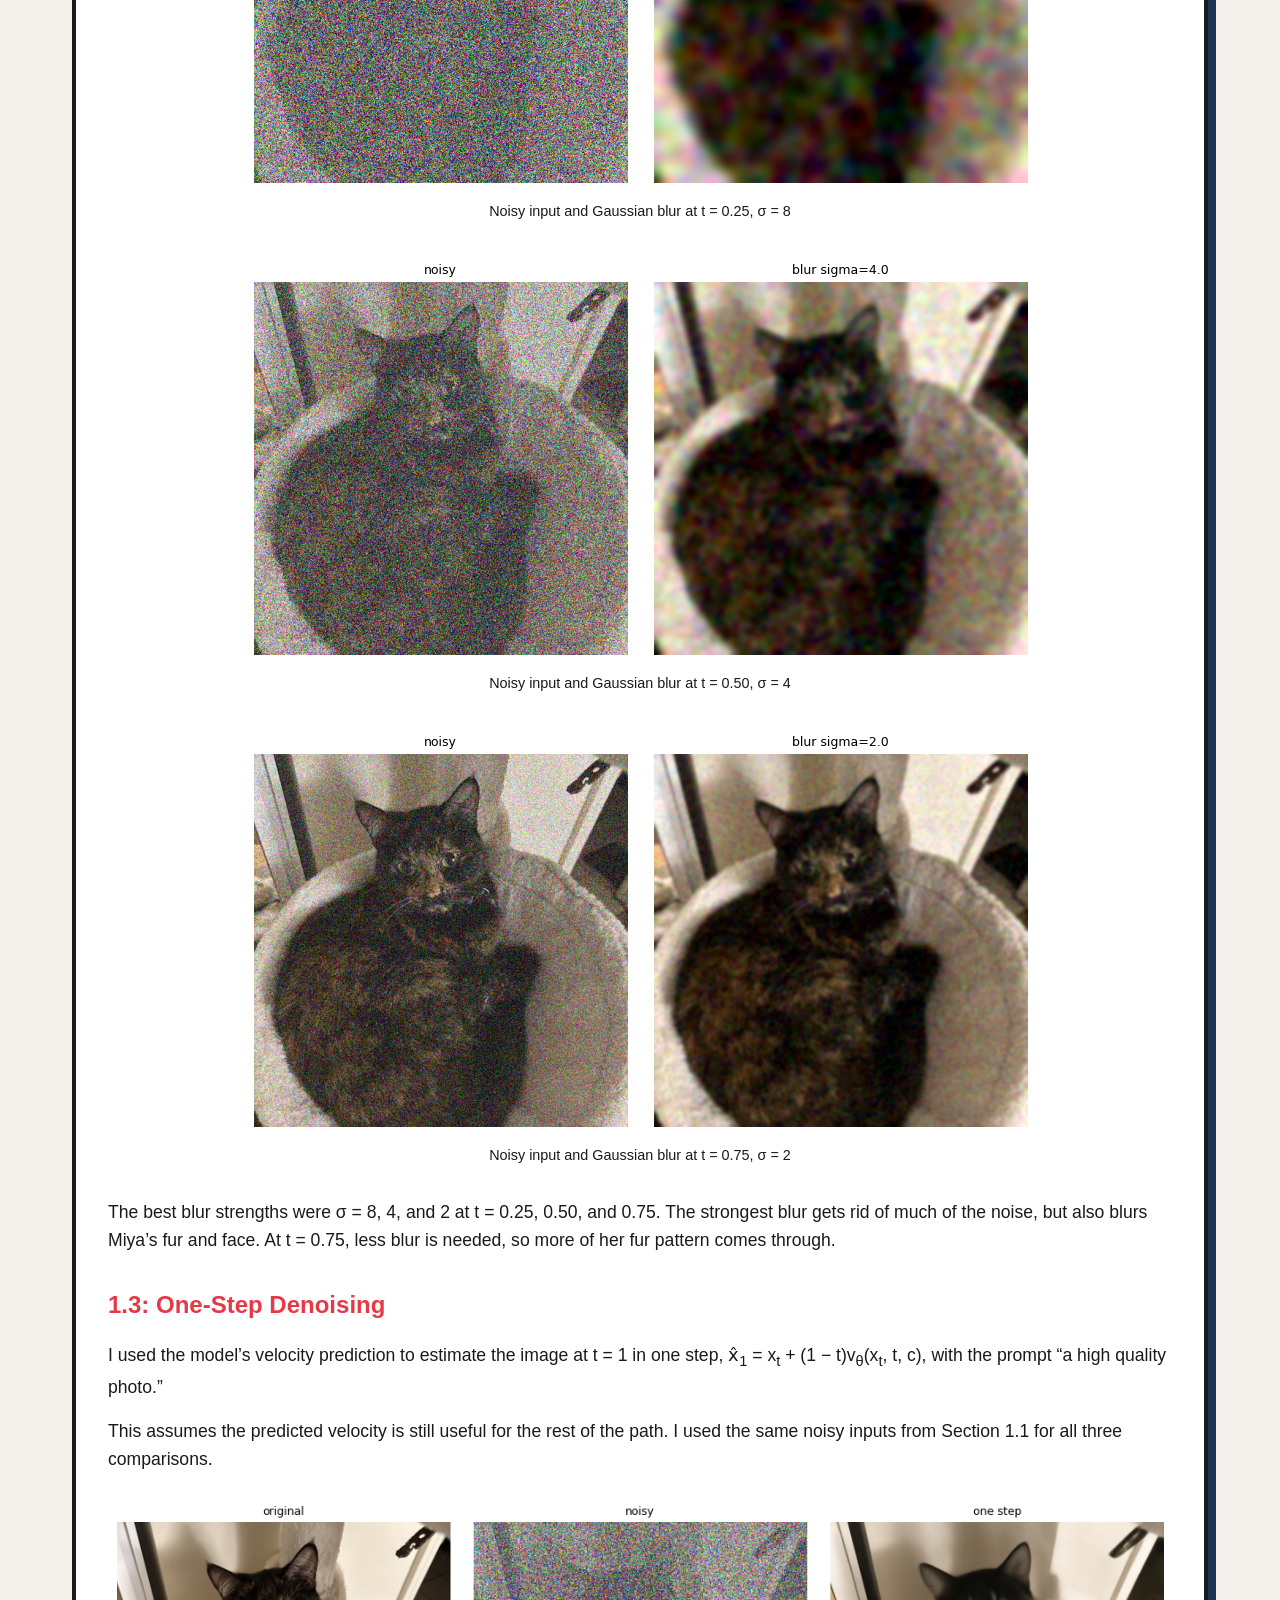
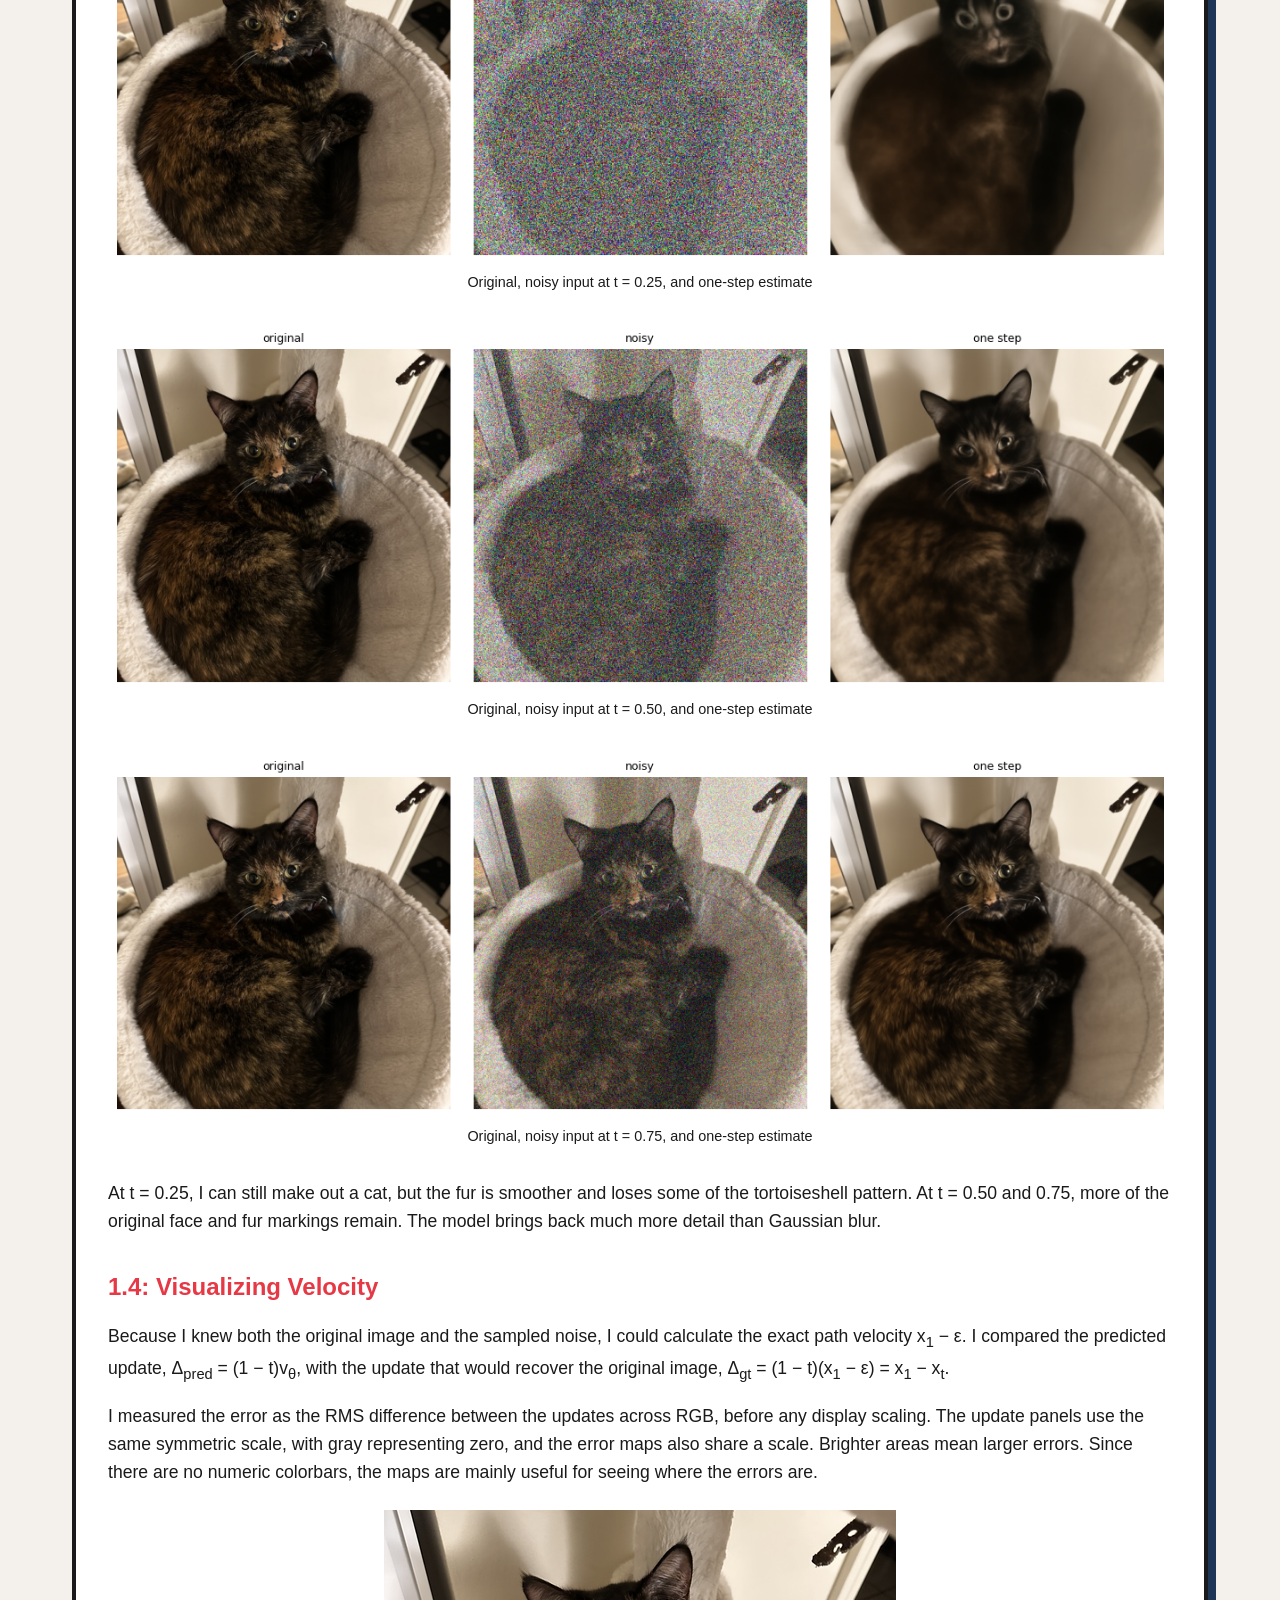
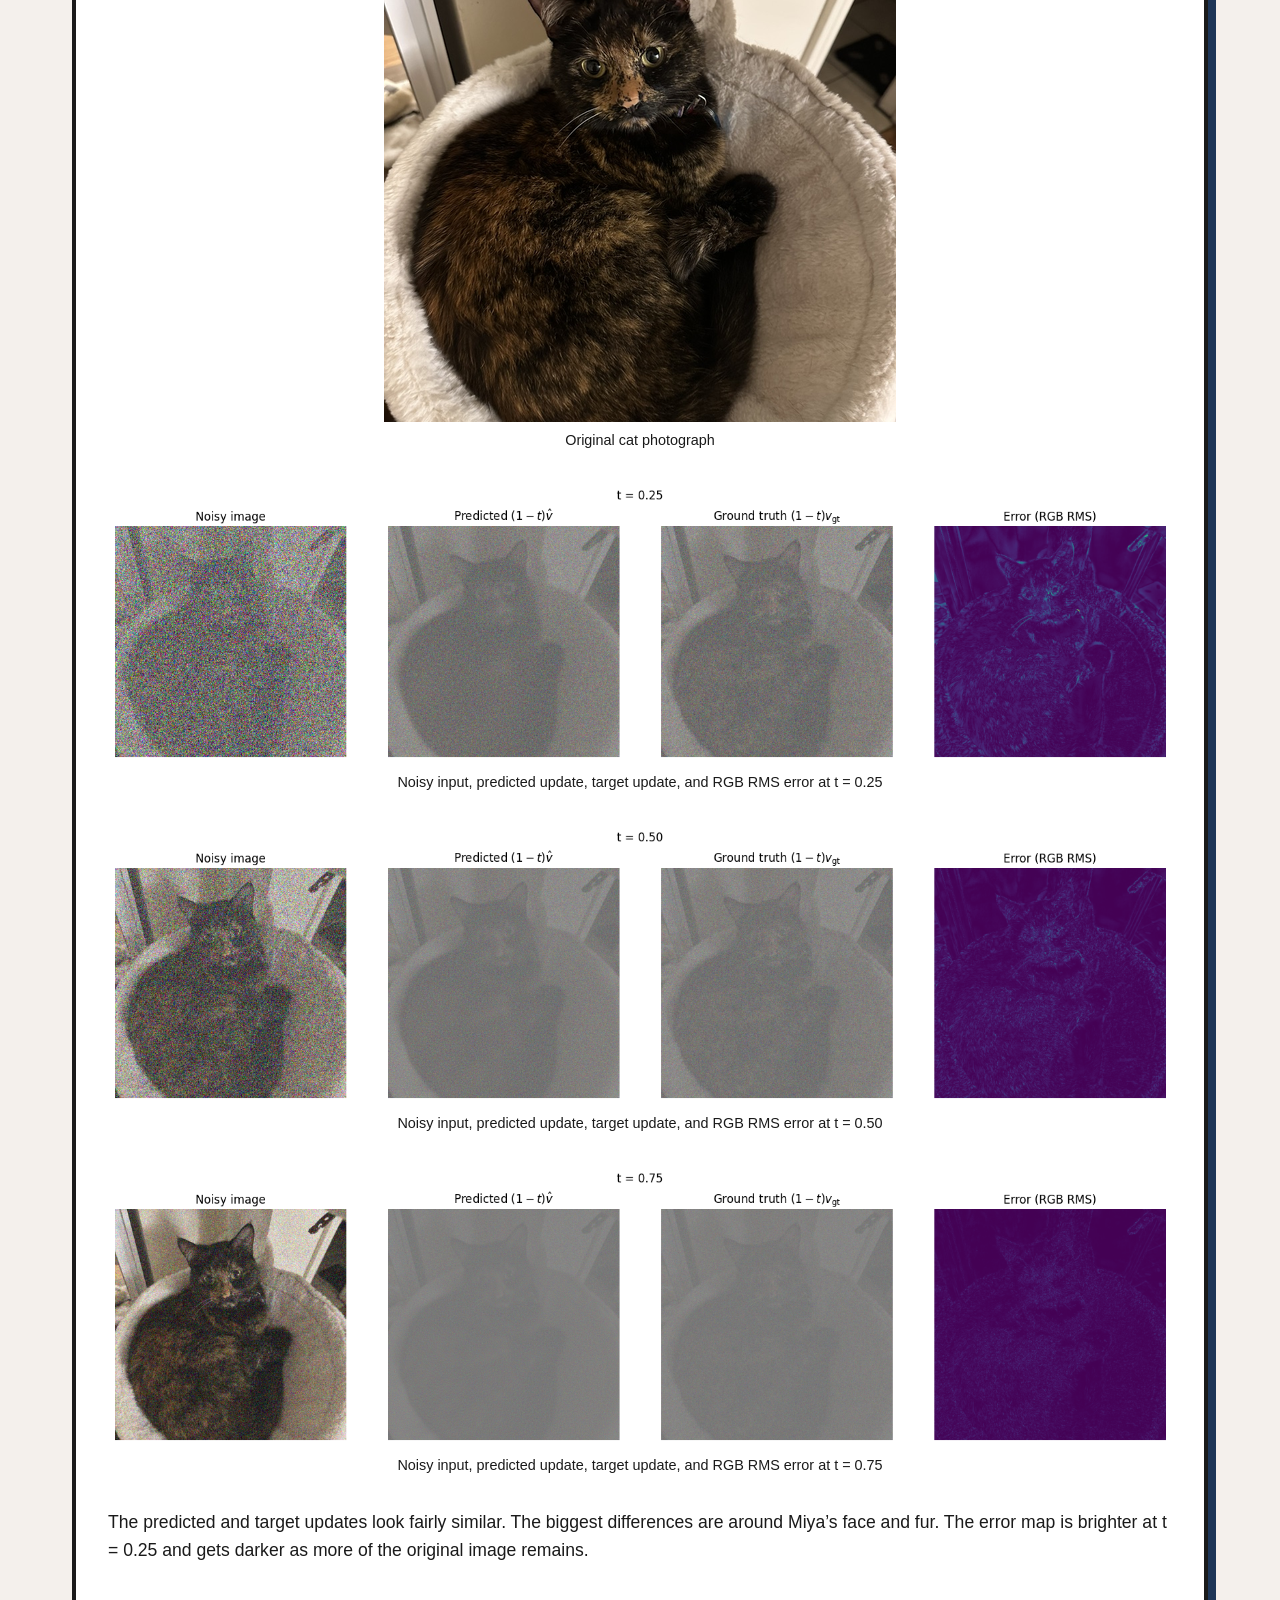
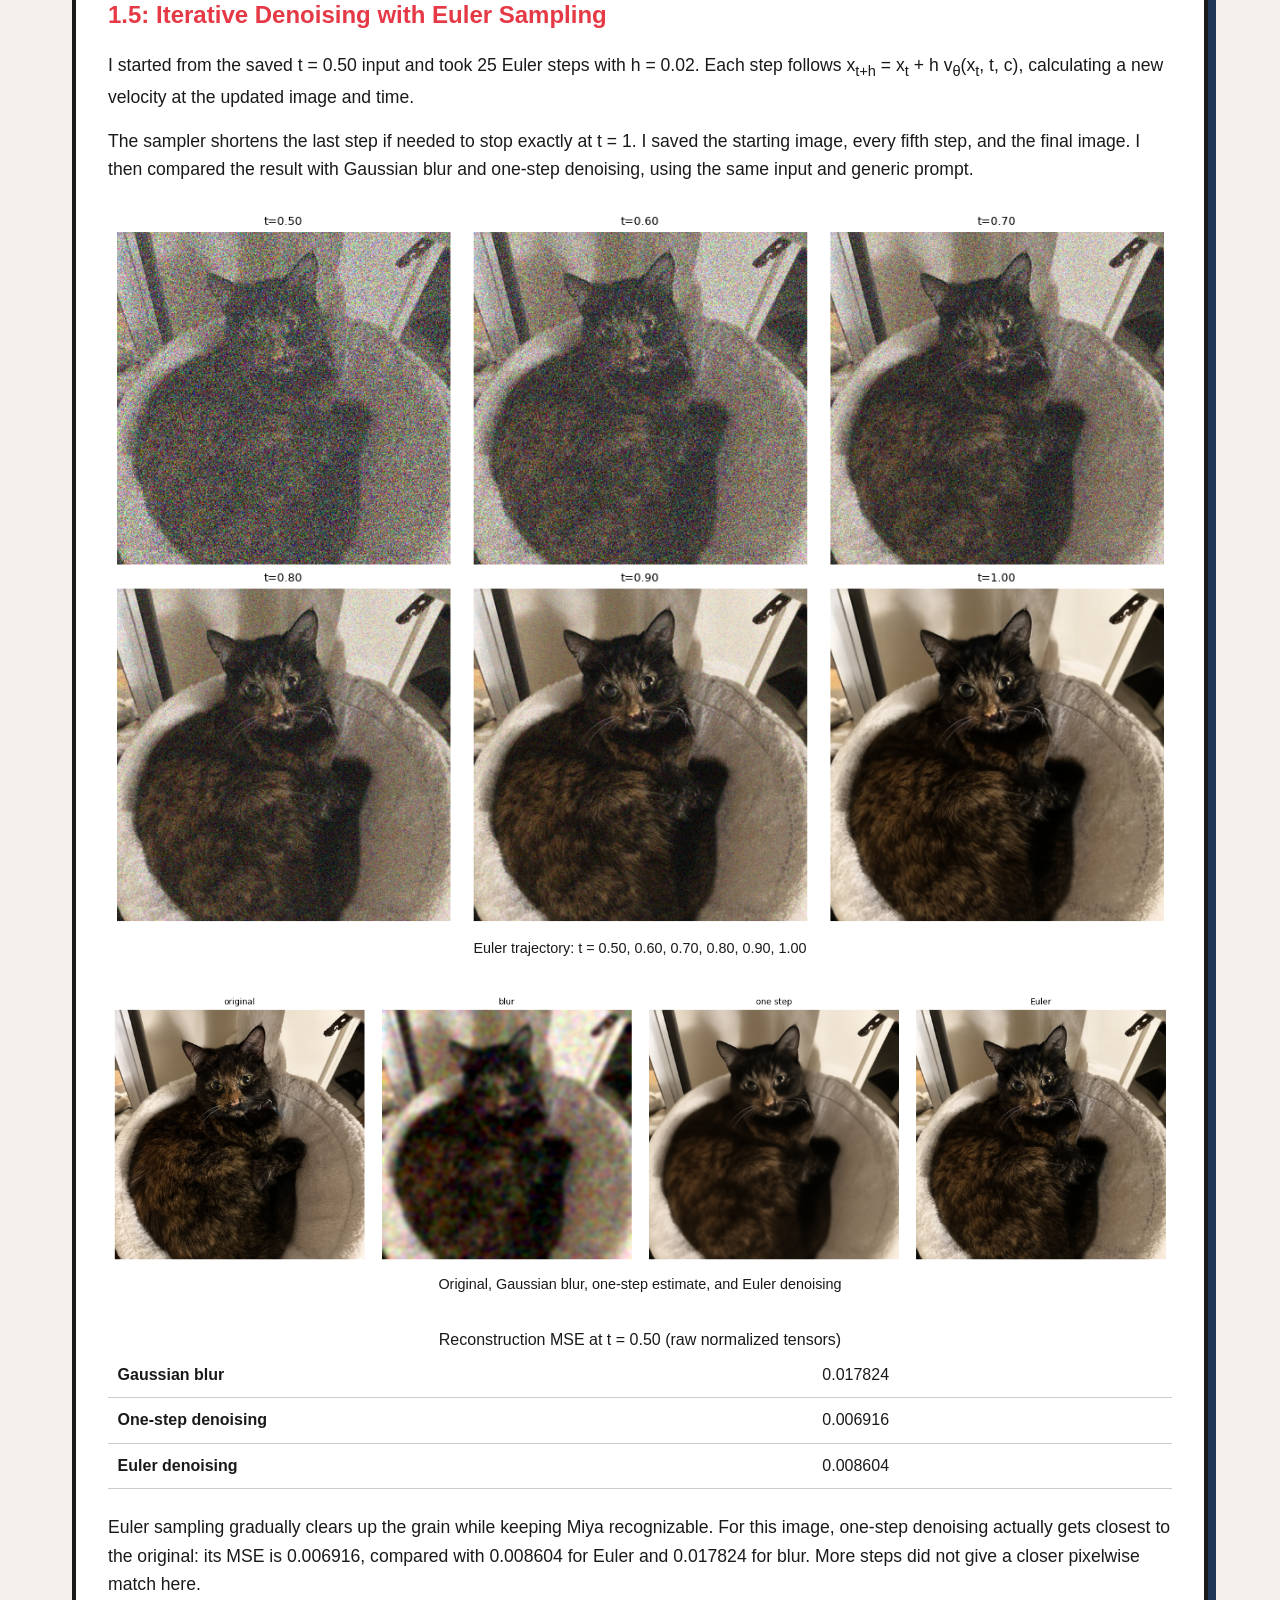
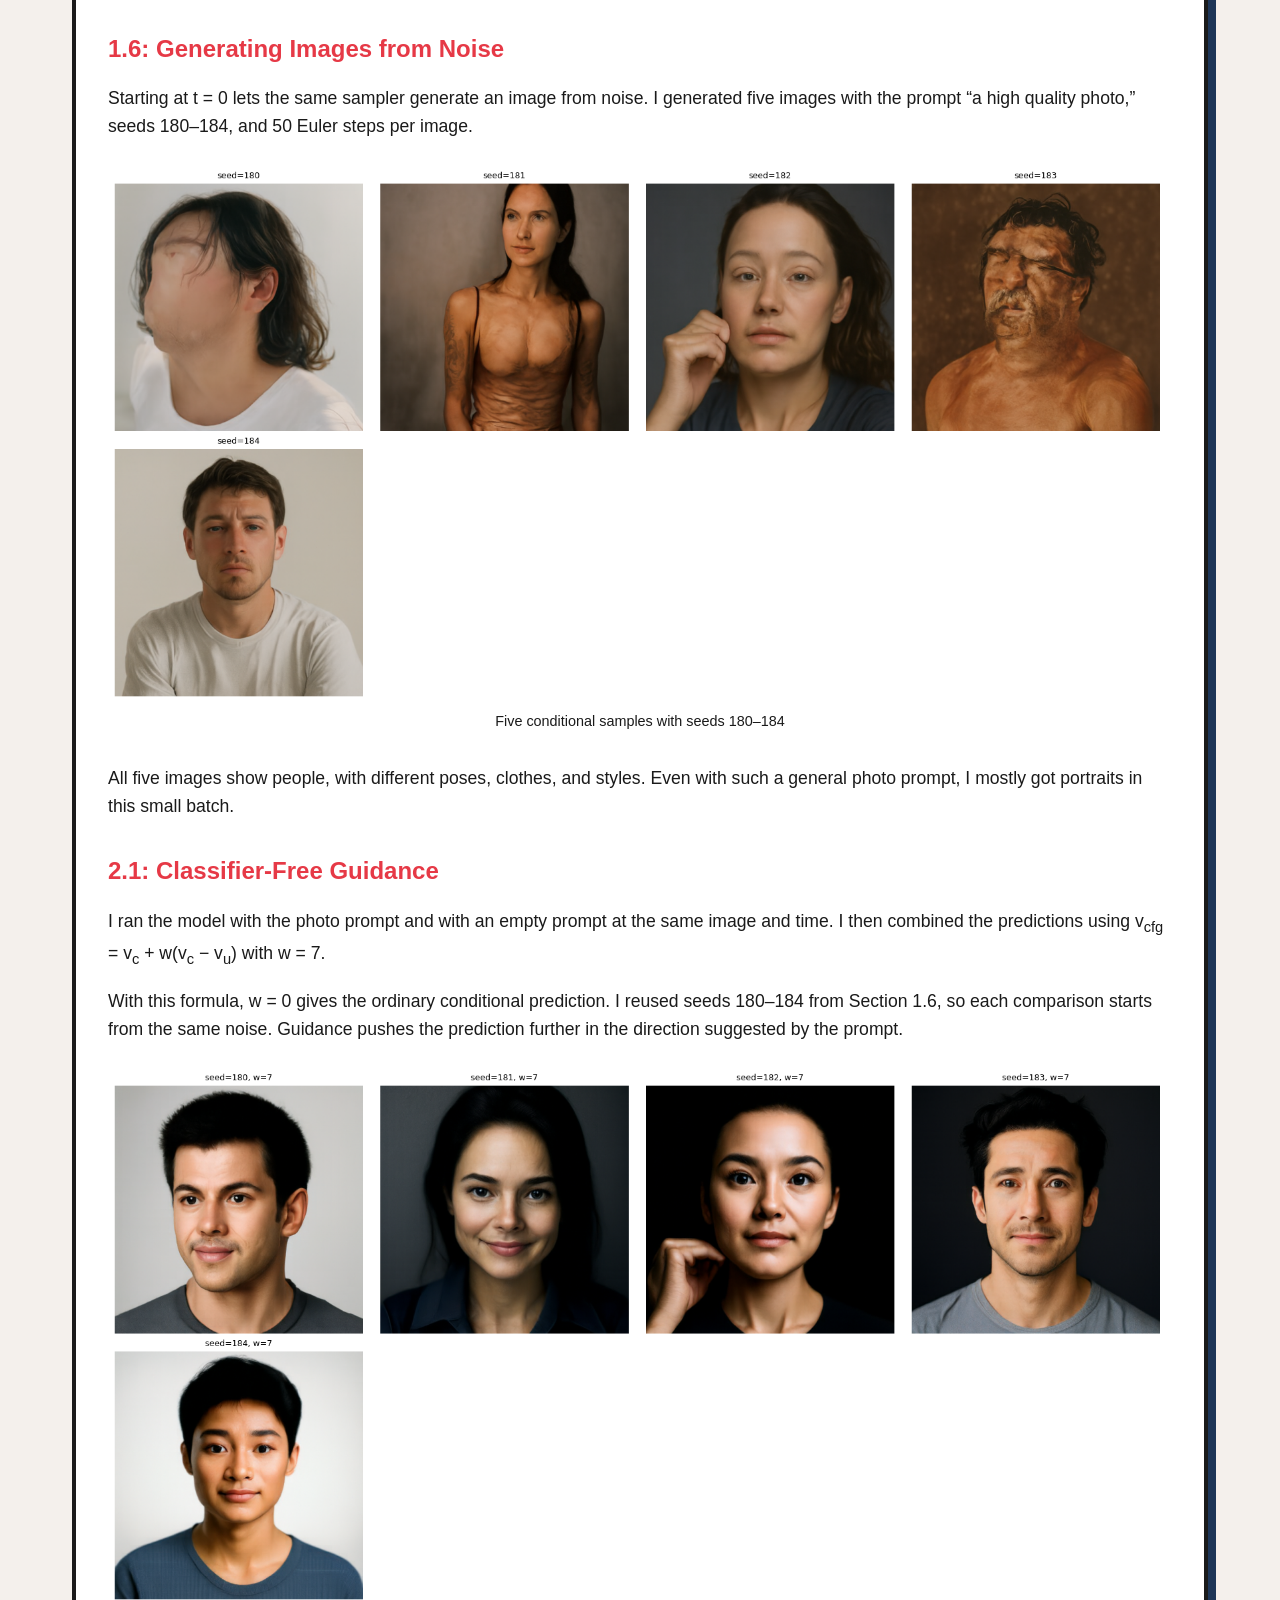
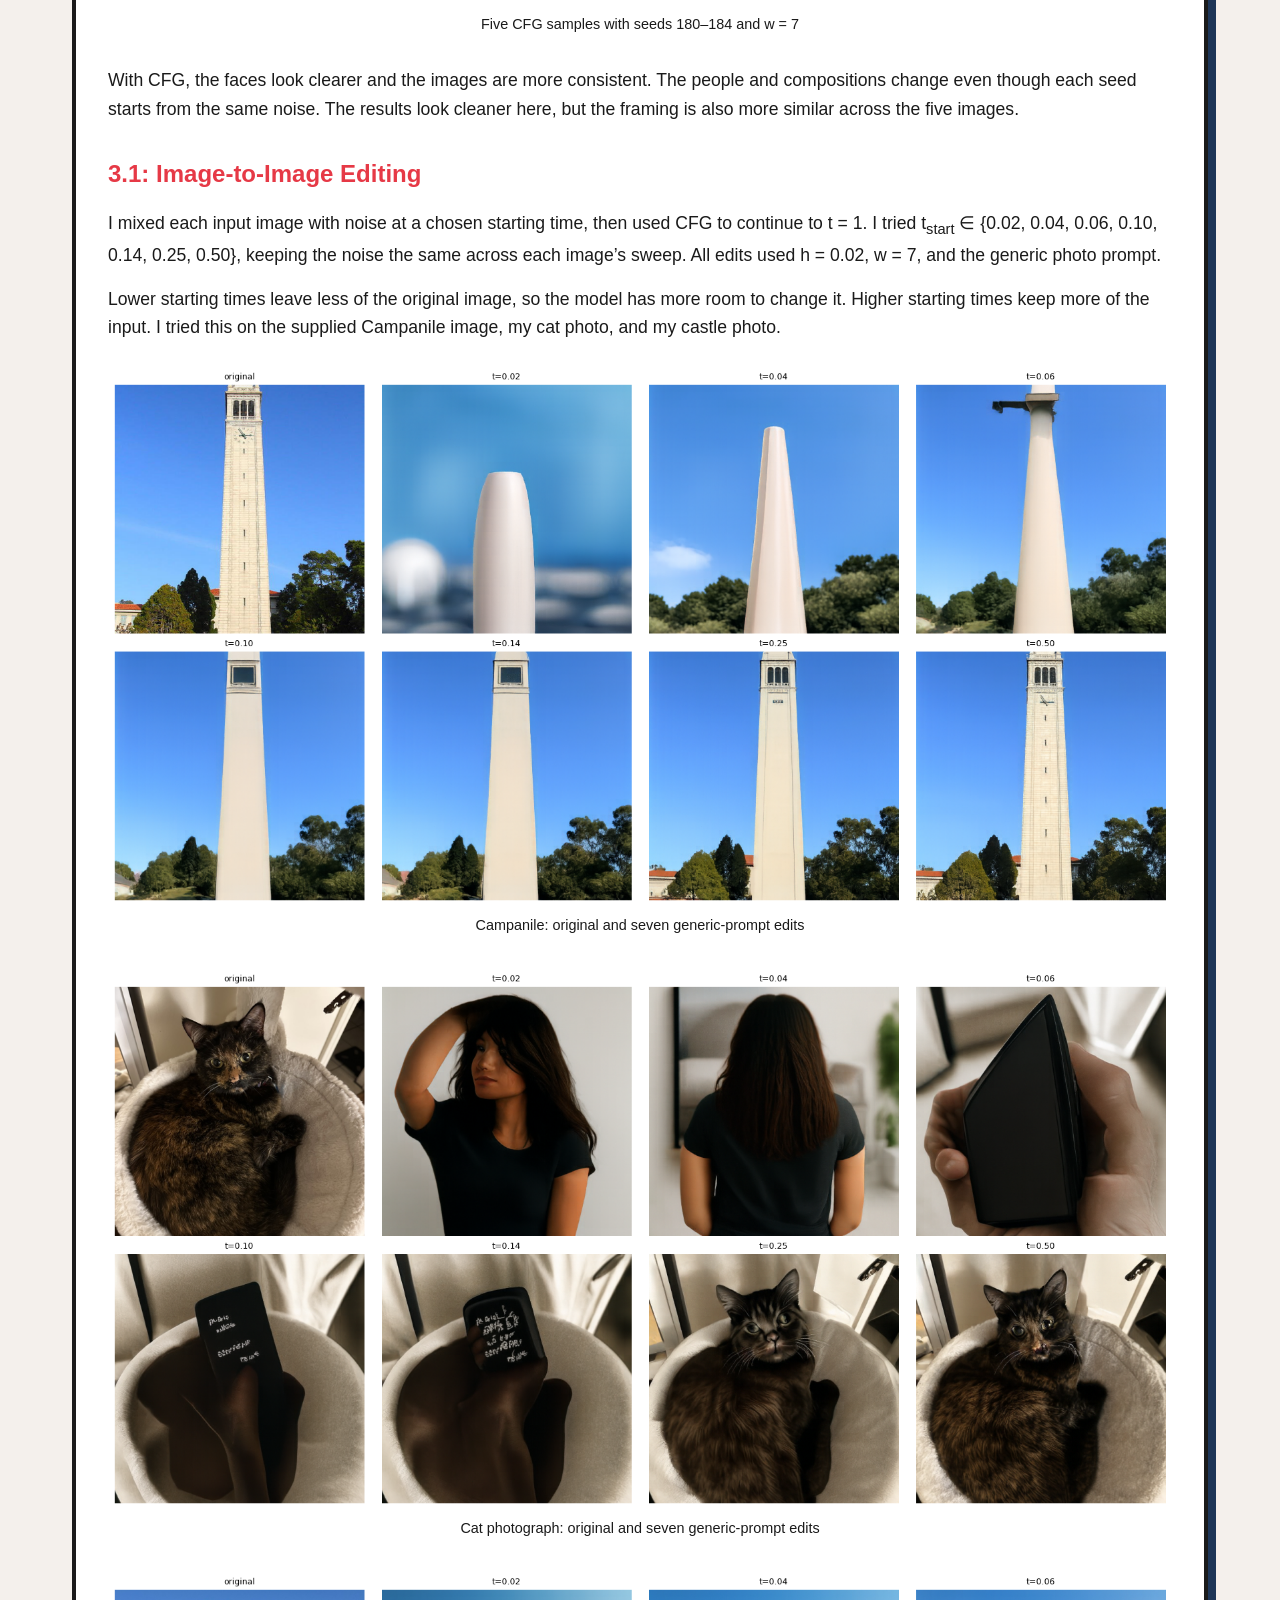
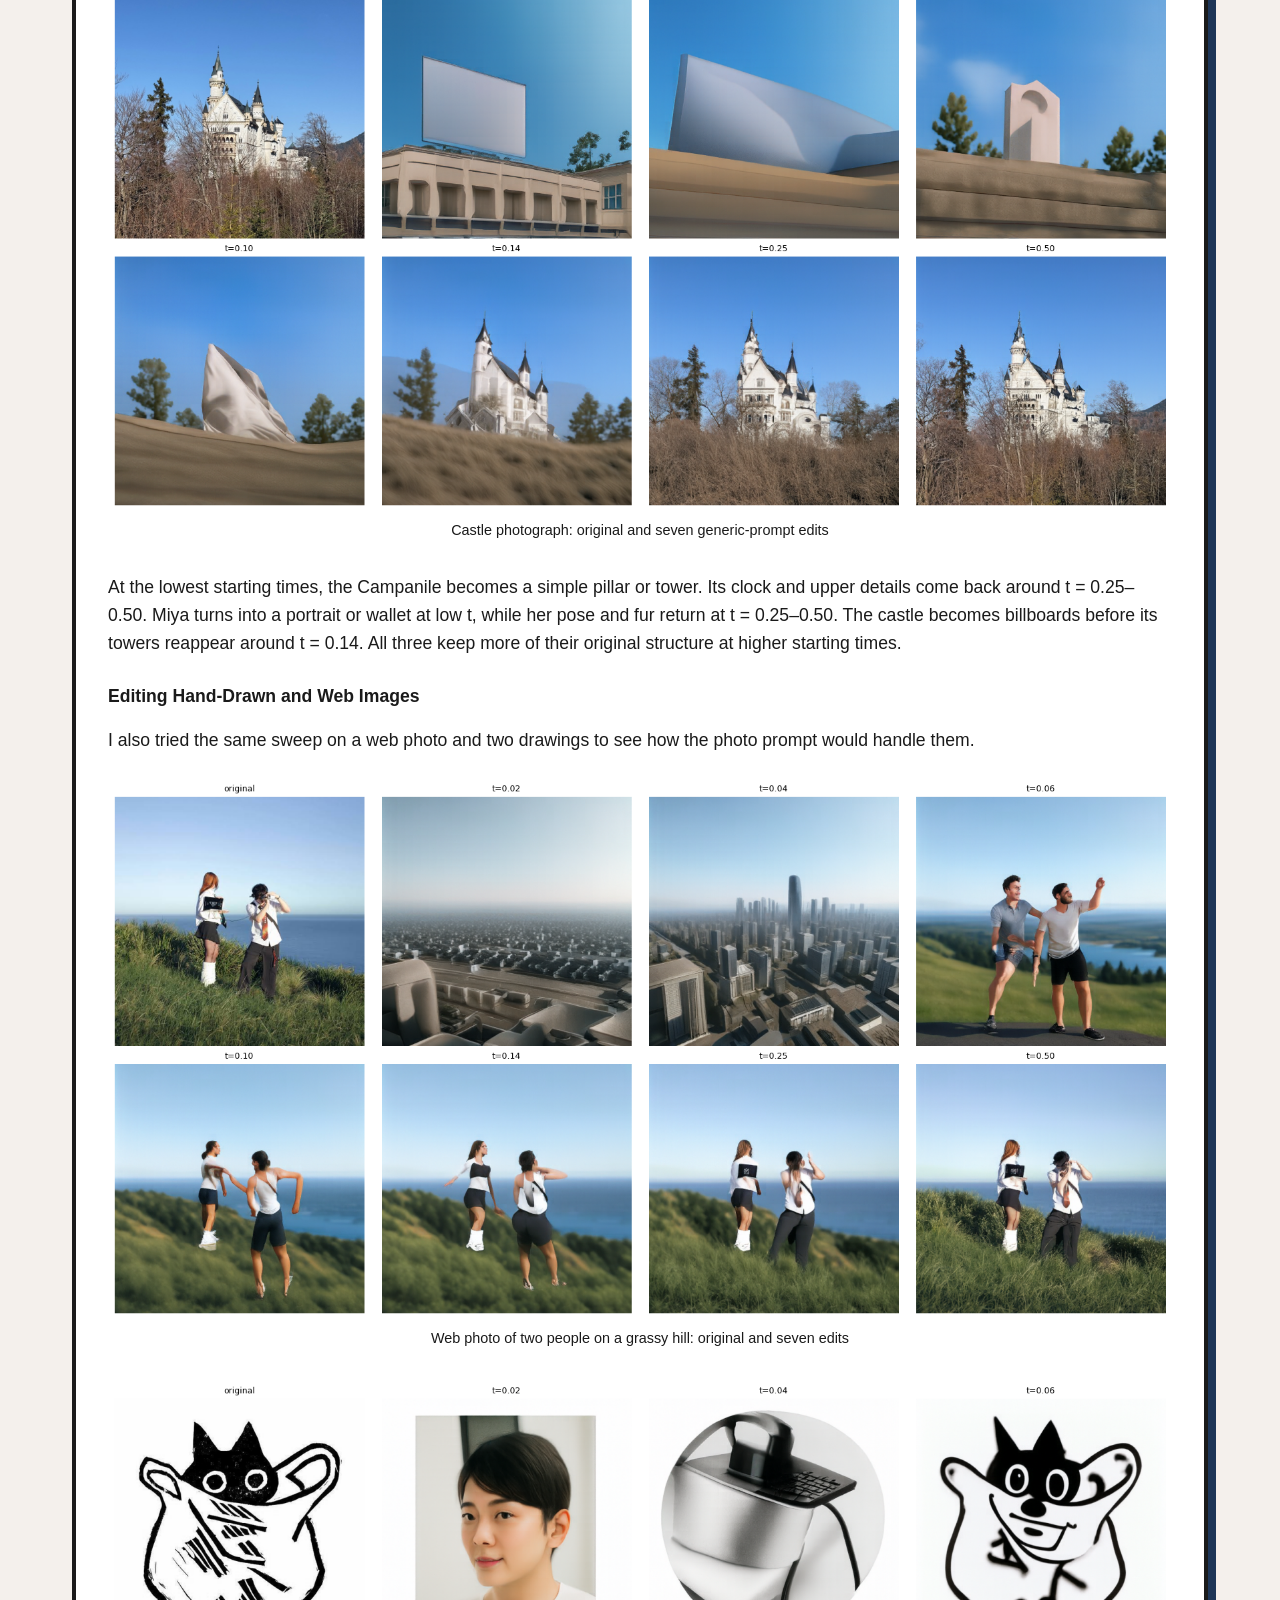
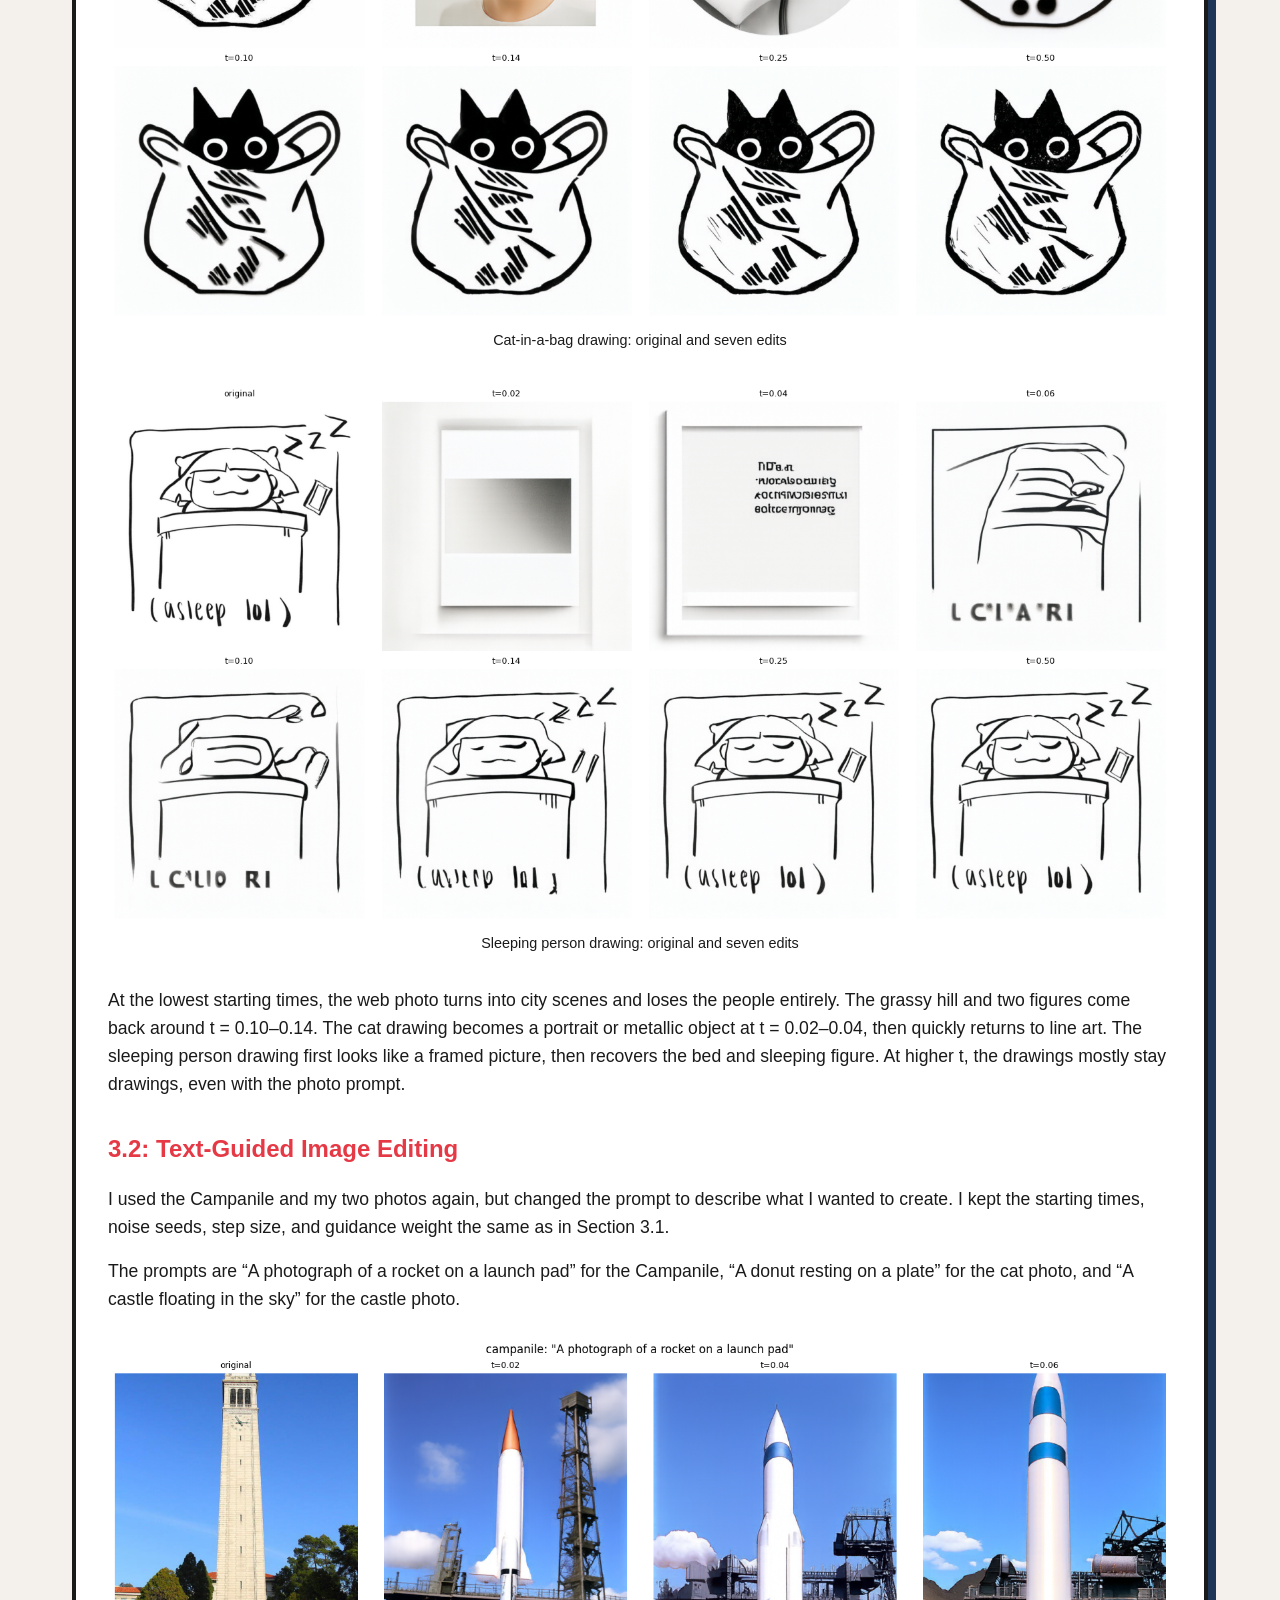
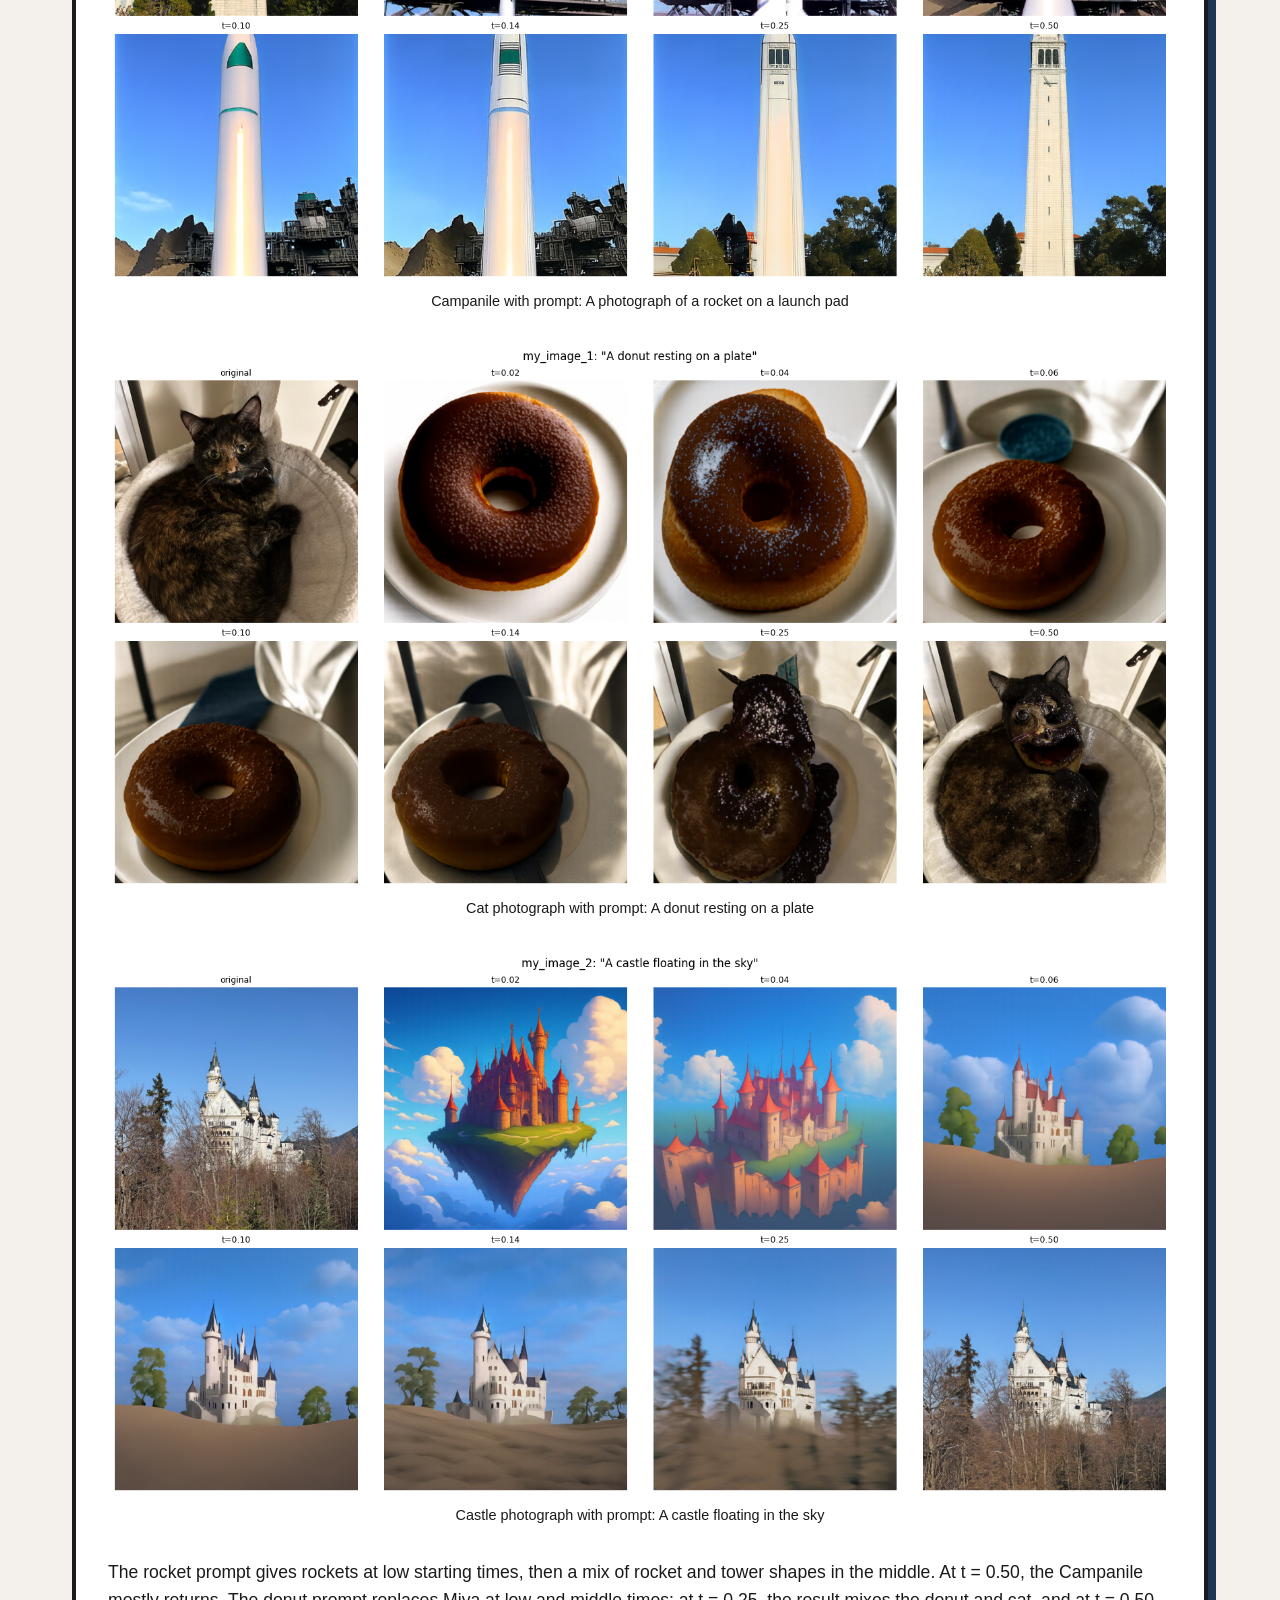
<file: proj3/index.html>
<!DOCTYPE html>
<html lang="en">
    <head>
        <meta charset="UTF-8">
        <meta name="viewport" content="width=device-width, initial-scale=1.0">
        <title>Project 3 · Flow Models</title>
    <link rel="stylesheet" href="../style.css?v=proj3-simple-1">
    </head>
    <body class="project3">
        <header>
            <h1>CS 180</h1>
            <p>Computer Vision and Computational Photography</p>
        </header>
        <nav class="nav-tabs" aria-label="Projects">
            <a href="../index.html">Home</a>
            <a href="../proj0/index.html">Project 0</a>
            <a href="../proj1/index.html">Project 1</a>
            <a href="../proj2/index.html">Project 2</a>
            <a href="index.html" class="active" aria-current="page">Project 3</a>
            <a href="../proj4/index.html">Project 4</a>
        </nav>
        <main class="content-box">
            <h2>Project 3: Flow Models</h2>
            <h2 id="part-a" class="part-title">Part A: Exploring the Power of Flow Models</h2>
            <p>In Part A, I used a pretrained flow model to denoise, generate, and edit some images. I started by mixing noise with an image, then implemented Euler sampling and classifier-free guidance. I also combined velocity predictions to make visual anagrams and hybrid images.</p>
            <section aria-labelledby="training">
                <h3 id="training">1.1: Constructing Noisy Training Inputs</h3>
                <p>The noisy input is a mix of Gaussian noise ε and the original image x<sub>1</sub>, using <span class="math">x<sub>t</sub> = (1 − t)ε + t x<sub>1</sub></span>. At t = 0, the input is pure noise. At t = 1, it is the original image.</p>
                <p>I sampled one noise tensor with seed 180 and reused it at t = 0.25, 0.50, and 0.75. This kept the noise pattern the same, so only the amount of the original image changed.</p>
                <figure>
                    <img src="assets/parta_training_inputs.png" alt="Cat photograph and noisy inputs at t = 0.25, 0.50, and 0.75" width="1593" height="411"><figcaption>Cat photograph and noisy inputs at t = 0.25, 0.50, and 0.75</figcaption>
                </figure>
            </section>
            <section aria-labelledby="denoising">
                <h3 id="denoising">1.2: Classical Denoising</h3>
                <p>I first divided each noisy image by t to bring the image back to its original scale, then applied a Gaussian blur: <span class="math">x̂<sub>1</sub> = G<sub>σ</sub>(x<sub>t</sub> / t)</span>. Dividing by t also scales the noise by (1 − t) / t, so lower t makes denoising harder. More blur removes more noise, but also loses detail.</p>
                <p>For each input, I tried σ = 1, 2, 4, 8, and 16 and kept the result with the lowest MSE compared to the original. I calculated the MSE before clipping the pixel values for display.</p>
                <figure>
                    <img src="assets/parta_blur_0_25.png" alt="Noisy input and Gaussian blur at t = 0.25, σ = 8" width="793" height="411"><figcaption>Noisy input and Gaussian blur at t = 0.25, σ = 8</figcaption>
                </figure>
                <figure>
                    <img src="assets/parta_blur_0_5.png" alt="Noisy input and Gaussian blur at t = 0.50, σ = 4" width="793" height="411"><figcaption>Noisy input and Gaussian blur at t = 0.50, σ = 4</figcaption>
                </figure>
                <figure>
                    <img src="assets/parta_blur_0_75.png" alt="Noisy input and Gaussian blur at t = 0.75, σ = 2" width="793" height="411"><figcaption>Noisy input and Gaussian blur at t = 0.75, σ = 2</figcaption>
                </figure>
                <p>The best blur strengths were σ = 8, 4, and 2 at t = 0.25, 0.50, and 0.75. The strongest blur gets rid of much of the noise, but also blurs Miya’s fur and face. At t = 0.75, less blur is needed, so more of her fur pattern comes through.</p>
                <h3 id="one-step">1.3: One-Step Denoising</h3>
                <p>I used the model’s velocity prediction to estimate the image at t = 1 in one step, <span class="math">x̂<sub>1</sub> = x<sub>t</sub> + (1 − t)v<sub>θ</sub>(x<sub>t</sub>, t, c)</span>, with the prompt “a high quality photo.”</p>
                <p>This assumes the predicted velocity is still useful for the rest of the path. I used the same noisy inputs from Section 1.1 for all three comparisons.</p>
                <figure>
                    <img src="assets/parta_one_step_0_25.png" alt="Original, noisy input at t = 0.25, and one-step estimate" width="1193" height="411"><figcaption>Original, noisy input at t = 0.25, and one-step estimate</figcaption>
                </figure>
                <figure>
                    <img src="assets/parta_one_step_0_5.png" alt="Original, noisy input at t = 0.50, and one-step estimate" width="1193" height="411"><figcaption>Original, noisy input at t = 0.50, and one-step estimate</figcaption>
                </figure>
                <figure>
                    <img src="assets/parta_one_step_0_75.png" alt="Original, noisy input at t = 0.75, and one-step estimate" width="1193" height="411"><figcaption>Original, noisy input at t = 0.75, and one-step estimate</figcaption>
                </figure>
                <p>At t = 0.25, I can still make out a cat, but the fur is smoother and loses some of the tortoiseshell pattern. At t = 0.50 and 0.75, more of the original face and fur markings remain. The model brings back much more detail than Gaussian blur.</p>
                <h3 id="velocity">1.4: Visualizing Velocity</h3>
                <p>Because I knew both the original image and the sampled noise, I could calculate the exact path velocity x<sub>1</sub> − ε. I compared the predicted update, <span class="math">Δ<sub>pred</sub> = (1 − t)v<sub>θ</sub></span>, with the update that would recover the original image, <span class="math">Δ<sub>gt</sub> = (1 − t)(x<sub>1</sub> − ε) = x<sub>1</sub> − x<sub>t</sub></span>.</p>
                <p>I measured the error as the RMS difference between the updates across RGB, before any display scaling. The update panels use the same symmetric scale, with gray representing zero, and the error maps also share a scale. Brighter areas mean larger errors. Since there are no numeric colorbars, the maps are mainly useful for seeing where the errors are.</p>
                <figure>
                    <img src="assets/parta_velocity_original.png" alt="Original tortoiseshell cat photograph" width="512" height="512"><figcaption>Original cat photograph</figcaption>
                </figure>
                <figure>
                    <img src="assets/parta_velocity_0_25.png" alt="Noisy input, predicted update, target update, and RGB RMS error at t = 0.25" width="1558" height="411"><figcaption>Noisy input, predicted update, target update, and RGB RMS error at t = 0.25</figcaption>
                </figure>
                <figure>
                    <img src="assets/parta_velocity_0_50.png" alt="Noisy input, predicted update, target update, and RGB RMS error at t = 0.50" width="1558" height="411"><figcaption>Noisy input, predicted update, target update, and RGB RMS error at t = 0.50</figcaption>
                </figure>
                <figure>
                    <img src="assets/parta_velocity_0_75.png" alt="Noisy input, predicted update, target update, and RGB RMS error at t = 0.75" width="1558" height="411"><figcaption>Noisy input, predicted update, target update, and RGB RMS error at t = 0.75</figcaption>
                </figure>
                <p>The predicted and target updates look fairly similar. The biggest differences are around Miya’s face and fur. The error map is brighter at t = 0.25 and gets darker as more of the original image remains.</p>
                <h3 id="euler">1.5: Iterative Denoising with Euler Sampling</h3>
                <p>I started from the saved t = 0.50 input and took 25 Euler steps with h = 0.02. Each step follows <span class="math">x<sub>t+h</sub> = x<sub>t</sub> + h v<sub>θ</sub>(x<sub>t</sub>, t, c)</span>, calculating a new velocity at the updated image and time.</p>
                <p>The sampler shortens the last step if needed to stop exactly at t = 1. I saved the starting image, every fifth step, and the final image. I then compared the result with Gaussian blur and one-step denoising, using the same input and generic prompt.</p>
                <figure>
                    <img src="assets/parta_trajectory.png" alt="Euler trajectory: t = 0.50, 0.60, 0.70, 0.80, 0.90, 1.00" width="1193" height="811"><figcaption>Euler trajectory: t = 0.50, 0.60, 0.70, 0.80, 0.90, 1.00</figcaption>
                </figure>
                <figure>
                    <img src="assets/parta_comparison.png" alt="Original, Gaussian blur, one-step estimate, and Euler denoising" width="1593" height="411"><figcaption>Original, Gaussian blur, one-step estimate, and Euler denoising</figcaption>
                </figure>
                <table>
                    <caption>Reconstruction MSE at t = 0.50 (raw normalized tensors)</caption>
                    <tbody>
                        <tr>
                            <th scope="row">Gaussian blur</th><td>0.017824</td>
                        </tr>
                        <tr>
                            <th scope="row">One-step denoising</th><td>0.006916</td>
                        </tr>
                        <tr>
                            <th scope="row">Euler denoising</th><td>0.008604</td>
                        </tr>
                    </tbody>
                </table>
                <p>Euler sampling gradually clears up the grain while keeping Miya recognizable. For this image, one-step denoising actually gets closest to the original: its MSE is 0.006916, compared with 0.008604 for Euler and 0.017824 for blur. More steps did not give a closer pixelwise match here.</p>
            </section>
            <section aria-labelledby="generation">
                <h3 id="generation">1.6: Generating Images from Noise</h3>
                <p>Starting at t = 0 lets the same sampler generate an image from noise. I generated five images with the prompt “a high quality photo,” seeds 180–184, and 50 Euler steps per image.</p>
                <figure>
                    <img src="assets/parta_conditional_samples.png" alt="Five conditional samples with seeds 180–184" width="1602" height="811"><figcaption>Five conditional samples with seeds 180–184</figcaption>
                </figure>
                <p>All five images show people, with different poses, clothes, and styles. Even with such a general photo prompt, I mostly got portraits in this small batch.</p>
                <h3 id="cfg">2.1: Classifier-Free Guidance</h3>
                <p>I ran the model with the photo prompt and with an empty prompt at the same image and time. I then combined the predictions using <span class="math">v<sub>cfg</sub> = v<sub>c</sub> + w(v<sub>c</sub> − v<sub>u</sub>)</span> with w = 7.</p>
                <p>With this formula, w = 0 gives the ordinary conditional prediction. I reused seeds 180–184 from Section 1.6, so each comparison starts from the same noise. Guidance pushes the prediction further in the direction suggested by the prompt.</p>
                <figure>
                    <img src="assets/parta_cfg_samples.png" alt="Five CFG samples with seeds 180–184 and w = 7" width="1602" height="811"><figcaption>Five CFG samples with seeds 180–184 and w = 7</figcaption>
                </figure>
                <p>With CFG, the faces look clearer and the images are more consistent. The people and compositions change even though each seed starts from the same noise. The results look cleaner here, but the framing is also more similar across the five images.</p>
            </section>
            <section aria-labelledby="editing">
                <h3 id="editing">3.1: Image-to-Image Editing</h3>
                <p>I mixed each input image with noise at a chosen starting time, then used CFG to continue to t = 1. I tried <span class="math">t<sub>start</sub> ∈ {0.02, 0.04, 0.06, 0.10, 0.14, 0.25, 0.50}</span>, keeping the noise the same across each image’s sweep. All edits used h = 0.02, w = 7, and the generic photo prompt.</p>
                <p>Lower starting times leave less of the original image, so the model has more room to change it. Higher starting times keep more of the input. I tried this on the supplied Campanile image, my cat photo, and my castle photo.</p>
                <figure>
                    <img src="assets/parta_edit_campanile.png" alt="Campanile: original and seven generic-prompt edits" width="1593" height="811"><figcaption>Campanile: original and seven generic-prompt edits</figcaption>
                </figure>
                <figure>
                    <img src="assets/parta_edit_my_image_1.png" alt="Cat photograph: original and seven generic-prompt edits" width="1593" height="811"><figcaption>Cat photograph: original and seven generic-prompt edits</figcaption>
                </figure>
                <figure>
                    <img src="assets/parta_edit_my_image_2.png" alt="Castle photograph: original and seven generic-prompt edits" width="1593" height="811"><figcaption>Castle photograph: original and seven generic-prompt edits</figcaption>
                </figure>
                <p>At the lowest starting times, the Campanile becomes a simple pillar or tower. Its clock and upper details come back around t = 0.25–0.50. Miya turns into a portrait or wallet at low t, while her pose and fur return at t = 0.25–0.50. The castle becomes billboards before its towers reappear around t = 0.14. All three keep more of their original structure at higher starting times.</p>
                <h4>Editing Hand-Drawn and Web Images</h4>
                <p>I also tried the same sweep on a web photo and two drawings to see how the photo prompt would handle them.</p>
                <figure>
                    <img src="assets/parta_edit_web_image.png" alt="Web photograph: two people on a grassy hill: original and seven edits" width="1593" height="811"><figcaption>Web photo of two people on a grassy hill: original and seven edits</figcaption>
                </figure>
                <figure>
                    <img src="assets/parta_edit_drawing_1.png" alt="Drawing input: cat in a cup: original and seven edits" width="1593" height="811"><figcaption>Cat-in-a-bag drawing: original and seven edits</figcaption>
                </figure>
                <figure>
                    <img src="assets/parta_edit_drawing_2.png" alt="Drawing input: sleeping person: original and seven edits" width="1593" height="811"><figcaption>Sleeping person drawing: original and seven edits</figcaption>
                </figure>
                <p>At the lowest starting times, the web photo turns into city scenes and loses the people entirely. The grassy hill and two figures come back around t = 0.10–0.14. The cat drawing becomes a portrait or metallic object at t = 0.02–0.04, then quickly returns to line art. The sleeping person drawing first looks like a framed picture, then recovers the bed and sleeping figure. At higher t, the drawings mostly stay drawings, even with the photo prompt.</p>
                <h3 id="text-editing">3.2: Text-Guided Image Editing</h3>
                <p>I used the Campanile and my two photos again, but changed the prompt to describe what I wanted to create. I kept the starting times, noise seeds, step size, and guidance weight the same as in Section 3.1.</p>
                <p>The prompts are “A photograph of a rocket on a launch pad” for the Campanile, “A donut resting on a plate” for the cat photo, and “A castle floating in the sky” for the castle photo.</p>
                <figure>
                    <img src="assets/parta_text_edit_campanile.png" alt="Campanile with prompt: A photograph of a rocket on a launch pad" width="1580" height="811"><figcaption>Campanile with prompt: A photograph of a rocket on a launch pad</figcaption>
                </figure>
                <figure>
                    <img src="assets/parta_text_edit_my_image_1.png" alt="Cat photograph with prompt: A donut resting on a plate" width="1580" height="811"><figcaption>Cat photograph with prompt: A donut resting on a plate</figcaption>
                </figure>
                <figure>
                    <img src="assets/parta_text_edit_my_image_2.png" alt="Castle photograph with prompt: A castle floating in the sky" width="1580" height="811"><figcaption>Castle photograph with prompt: A castle floating in the sky</figcaption>
                </figure>
                <p>The rocket prompt gives rockets at low starting times, then a mix of rocket and tower shapes in the middle. At t = 0.50, the Campanile mostly returns. The donut prompt replaces Miya at low and middle times; at t = 0.25, the result mixes the donut and cat, and at t = 0.50, Miya is mostly back. The floating castle prompt gives colorful floating islands at t = 0.02–0.04, while higher starting times keep the original castle’s layout.</p>
            </section>
            <section aria-labelledby="illusions">
                <h3 id="illusions">3.3: Visual Anagrams</h3>
                <p>At each Euler step, I predicted a guided velocity with the first prompt in the upright view. I then rotated the image by 180°, predicted with the second prompt, rotated that prediction back, and averaged the two: <span class="math">v = ½[v<sub>cfg</sub>(x, t, c<sub>a</sub>) + R(v<sub>cfg</sub>(R(x), t, c<sub>b</sub>))]</span>.</p>
                <p>R flips both spatial axes while leaving the RGB and batch axes alone. I tried two prompt pairs: an old man / people around a campfire, and a snowy mountain village / a horse. Both views are shown below.</p>
                <figure>
                    <img src="assets/parta_anagram_views_0.png" alt="Old man upright / people around a campfire rotated 180°" width="793" height="411"><figcaption>Old man upright / people around a campfire rotated 180°</figcaption>
                </figure>
                <figure>
                    <img src="assets/parta_anagram_views_1.png" alt="Snowy mountain village upright / horse rotated 180°" width="793" height="411"><figcaption>Snowy mountain village upright / horse rotated 180°</figcaption>
                </figure>
                <p>The first image looks like an old man upright and people around a bright campfire when rotated 180°. The second is less clear: I can make out a faint snowy village upright, but the horse is easier to see in the rotated view.</p>
                <h3 id="hybrids">3.4: Hybrid Images</h3>
                <p>I mixed the low frequencies from one guided velocity prediction with the high frequencies from another using <span class="math">v = G<sub>σ</sub>(v<sub>a</sub>) + v<sub>b</sub> − G<sub>σ</sub>(v<sub>b</sub>)</span>. I calculated both predictions from the same image and time, then used the combined velocity for the Euler update.</p>
                <p>I used a Gaussian with σ = 16 and a 265 × 265 kernel. Prompt A controls what should show up from far away, while prompt B controls the close-up detail. I tried skull / waterfall and cat / forest, showing each at full size and as a 64 × 64 distant view.</p>
                <div class="hybrid-grid">
                    <figure>
                        <img src="assets/parta_hybrid_0_near.png" alt="Near view · a lithograph of a waterfall" width="512" height="512"><figcaption>Near view · a lithograph of a waterfall</figcaption>
                    </figure>
                    <figure>
                        <img src="assets/parta_hybrid_0_distant.png" alt="64 × 64 distant view · a lithograph of a skull" width="64" height="64" class="distant-view"><figcaption>64 × 64 distant view · a lithograph of a skull</figcaption>
                    </figure>
                </div>
                <div class="hybrid-grid">
                    <figure>
                        <img src="assets/parta_hybrid_1_near.png" alt="Near view · a lithograph of a forest" width="512" height="512"><figcaption>Near view · a lithograph of a forest</figcaption>
                    </figure>
                    <figure>
                        <img src="assets/parta_hybrid_1_distant.png" alt="64 × 64 distant view · a lithograph of a cat" width="64" height="64" class="distant-view"><figcaption>64 × 64 distant view · a lithograph of a cat</figcaption>
                    </figure>
                </div>
                <p>The waterfall and forest are clear up close. In the smaller view, the waterfall has a somewhat skull-like pattern, but it is hard to make out. The forest still looks like trees, and I can’t clearly see the intended cat. Overall, the hybrid effect was weak in both examples.</p>
            </section>
            <section aria-labelledby="part-b">
                <h2 id="part-b" class="part-title">Part B: Flow Matching from Scratch</h2>
                <p>In Part B, I trained UNets on MNIST, first to denoise images and then to generate digits through several steps. The images are 28 × 28 grayscale tensors in [0, 1]. I trained only on the 60,000 training images and used the test set for visual checks.</p>
                <h3 id="b-unet">B 1.1: Implementing the UNet</h3>
                <p>The UNet starts with a ConvBlock and two DownBlocks, taking the image size from 28 to 14 to 7. Average pooling shrinks the bottleneck to 1 × 1, and a transposed convolution brings it back to 7 × 7. Two UpBlocks return it to the original size, with skip connections at 7, 14, and 28 pixels.</p>
                <p>Each Conv has a 3 × 3 convolution, batch normalization, and GELU. DownConv uses stride 2, while UpConv uses a 4 × 4 transposed convolution with stride 2. A ConvBlock is two Convs. The network ends with a 3 × 3 convolution that outputs one channel, without a sigmoid or clipping.</p>
                <h3 id="b-denoising">B 1.2: Training a Single-Step Denoiser</h3>
                <p>I added Gaussian noise to a clean digit using <span class="math">z = x + σε</span>, with σ ∈ {0, 0.2, 0.4, 0.5, 0.6, 0.8, 1.0}. I kept the digit and noise pattern the same and only changed σ.</p>
                <figure>
                    <img src="assets/b_noise_levels.png" alt="One held-out digit with σ = 0, 0.2, 0.4, 0.5, 0.6, 0.8, and 1.0; the same noise pattern is reused." width="1043" height="196"><figcaption>Same test digit and noise pattern, with σ = 0, 0.2, 0.4, 0.5, 0.6, 0.8, and 1.0.</figcaption>
                </figure>
                <h4>B 1.2.1: Training at σ = 0.5</h4>
                <p>I trained a D = 128 UNet for five epochs with shuffled batches of 256 and Adam at 10<sup>−4</sup>. Each batch got fresh noise. The loss measures how far the predicted image is from the clean target: <span class="math">L = E[‖D<sub>θ</sub>(x + 0.5ε) − x‖²]</span>.</p>
                <p>I plotted the training loss after every update. At epochs 1 and 5, I checked the same test digits with the same noise, showing the clean, noisy, and denoised images in separate rows.</p>
                <figure>
                    <img src="assets/b_denoise_loss.png" alt="Single-step denoiser: per-step training MSE and a 100-step moving average over five epochs." width="788" height="290"><figcaption>Denoiser training loss over five epochs, with a 100-step moving average.</figcaption>
                </figure>
                <figure>
                    <img src="assets/b_denoise_epoch1.png" alt="Epoch 1 at σ = 0.5: clean digits 0–9, fixed noisy inputs, and denoised outputs." width="980" height="334"><figcaption>Epoch 1, σ = 0.5: clean digits 0–9 / noisy inputs / denoised outputs.</figcaption>
                </figure>
                <figure>
                    <img src="assets/b_denoise_epoch5.png" alt="Epoch 5 at σ = 0.5: the same clean digits and noisy inputs as epoch 1." width="980" height="334"><figcaption>Epoch 5, σ = 0.5: same clean digits and noise as epoch 1.</figcaption>
                </figure>
                <p>After one epoch, most of the background noise is already gone and the digits are recognizable. Some strokes are still soft or distorted, especially in the 5, 8, and 9. After five epochs, the edges are cleaner and the 8 and 9 look closer to their targets. The plotted training loss keeps dropping and ends at about 0.008 MSE.</p>
                <h4>B 1.2.2: Out-of-Distribution Testing</h4>
                <p>I then tested the trained model on the same digit with different noise levels. I kept the noise pattern fixed and varied σ over the same seven values. The model had only been trained at σ = 0.5 for five epochs. Each column shows the clean digit, noisy input, and denoised result.</p>
                <figure>
                    <img src="assets/b_ood.png" alt="After five epochs: clean / noisy / denoised rows, with σ increasing from 0 to 1 across columns." width="694" height="334"><figcaption>After five epochs: clean / noisy / denoised rows, with σ increasing from 0 to 1 across columns.</figcaption>
                </figure>
                <p>The result still looks like a 0 from σ = 0 through σ = 0.8, though the loop’s thickness and shape change. At σ = 1.0, some background noise remains and the result starts to look like a 9. With this much noise, the model fills in plausible strokes but can end up recovering the wrong digit.</p>
                <h3 id="b-pure-noise">B 1.2.3: Denoising Pure Noise</h3>
                <p>I trained a new D = 128 UNet for five epochs with the same batch size and optimizer, but gave it pure Gaussian noise as input. The noise was independent of the clean target. Below are the outputs for 40 fixed noise inputs after epochs 1 and 5, along with the training loss and average training digit.</p>
                <p>The noise doesn’t tell the model which digit it should predict. Because the noise and target are independent, E[X | ε] = E[X], so the best prediction under MSE is the average training image.</p>
                <figure>
                    <img src="assets/b_pure_noise_loss.png" alt="Pure-noise denoiser: training MSE over five epochs, with a 100-step moving average." width="788" height="290"><figcaption>Pure-noise training loss over five epochs, with a 100-step moving average.</figcaption>
                </figure>
                <figure>
                    <img src="assets/b_pure_noise_epoch1.png" alt="Epoch 1: 40 independent noise inputs in the top four rows and their predictions in the bottom four rows." width="1102" height="909"><figcaption>Epoch 1: 40 noise inputs in the top four rows, model outputs in the bottom four.</figcaption>
                </figure>
                <figure>
                    <img src="assets/b_pure_noise_epoch5.png" alt="Epoch 5: the same 40 noise inputs and their predictions." width="1102" height="909"><figcaption>Epoch 5: the same 40 noise inputs and their predictions.</figcaption>
                </figure>
                <figure>
                    <img src="assets/b_training_mean.png" alt="Mean of the 60,000 MNIST training images, shown as a reference for the pure-noise outputs." width="533" height="190"><figcaption>Average of the 60,000 MNIST training images.</figcaption>
                </figure>
                <p>Changing the input noise barely changes the output. Both checkpoints give blurry oval shapes with overlapping strokes, much like the average training digit. By epoch 5, the outputs look even more alike. The plotted loss drops quickly and settles around 0.07. This fits the MSE explanation: predicting an average reduces error across unrelated targets, but doesn’t give separate examples of digits 0–9.</p>
                <h3 id="b-time">B 2.1–2.3: Time-Conditioned Flow Matching</h3>
                <p>For each training image, I picked a random time and mixed Gaussian noise x<sub>0</sub> with the digit x<sub>1</sub> using <span class="math">x<sub>t</sub> = (1 − t)x<sub>0</sub> + tx<sub>1</sub></span>. The model learns to predict the velocity x<sub>1</sub> − x<sub>0</sub> by minimizing <span class="math">L = E[‖u<sub>θ</sub>(x<sub>t</sub>, t) − (x<sub>1</sub> − x<sub>0</sub>)‖²]</span>.</p>
                <p>To add time conditioning, I passed the scalar time through two FCBlocks with 2D and D output channels. Their outputs multiply the bottleneck and first upsampled features. Each FCBlock is Linear → GELU → Linear.</p>
                <p>I trained for ten epochs with D = 64, batch size 64, and Adam starting at 10<sup>−2</sup>. I lowered the learning rate after each epoch using ExponentialLR with a factor of 0.1<sup>1/10</sup>. For sampling, I started from Gaussian noise and took 50 Euler steps, reusing the same 40 initial noises at epochs 1, 5, and 10.</p>
                <figure>
                    <img src="assets/b_time_loss.png" alt="Time-conditioned flow: training MSE across ten epochs; the orange line is a 100-step moving average." width="790" height="290"><figcaption>Time-conditioned training loss over ten epochs. Orange: 100-step moving average.</figcaption>
                </figure>
                <figure>
                    <img src="assets/b_time_epoch1.png" alt="Time-conditioned flow, epoch 1: 40 samples from seeds 180–219 using 50 Euler updates." width="1029" height="449"><figcaption>Time-conditioned model, epoch 1: 40 samples, seeds 180–219, 50 Euler steps.</figcaption>
                </figure>
                <figure>
                    <img src="assets/b_time_epoch5.png" alt="Time-conditioned flow, epoch 5: the same 40 initial noises and 50 Euler updates." width="1029" height="449"><figcaption>Time-conditioned model, epoch 5: same 40 starting noises and 50 Euler steps.</figcaption>
                </figure>
                <figure>
                    <img src="assets/b_time_epoch10.png" alt="Time-conditioned flow, epoch 10: the same 40 initial noises and 50 Euler updates." width="1029" height="449"><figcaption>Time-conditioned model, epoch 10: same 40 starting noises and 50 Euler steps.</figcaption>
                </figure>
                <p>After epoch 1, many samples are broken strokes or shapes that only vaguely look like digits. By epoch 5, more of them have connected strokes and recognizable loops. Epoch 10 looks cleaner, though a few digits are still ambiguous. Different starting noises now give different digits, with variation in slant and stroke width. The training loss drops sharply at first, then improves more gradually.</p>
                <h3 id="b-class">B 2.4–2.6: Class-Conditioned Flow Matching</h3>
                <p>I added the digit label as a ten-dimensional one-hot vector and passed it through two more FCBlocks. I combined the class and time information at the two conditioning points using c<sub>1</sub> · h + t<sub>1</sub> and c<sub>2</sub> · h + t<sub>2</sub>. During training, I randomly zeroed out the whole class vector with probability 0.1.</p>
                <p>I kept D = 64, ten epochs, and the same batch size, optimizer, and learning-rate schedule as the time-only model. At each checkpoint, I generated four examples of every digit, with columns 0–9. For sampling, I used <span class="math">u<sub>cfg</sub> = u<sub>uncond</sub> + γ(u<sub>cond</sub> − u<sub>uncond</sub>)</span> with γ = 5.</p>
                <p>Both predictions use the same image and time. With Part B’s formula, γ = 1 gives ordinary conditional sampling. I used 300 Euler steps and kept the labels and starting noises fixed at epochs 1, 5, and 10.</p>
                <figure>
                    <img src="assets/b_class_loss.png" alt="Class-conditioned flow: per-step training MSE and a 100-step moving average over ten epochs." width="790" height="290"><figcaption>Class-conditioned training loss over ten epochs, with a 100-step moving average.</figcaption>
                </figure>
                <figure>
                    <img src="assets/b_class_epoch1.png" alt="Class-conditioned flow, epoch 1: four examples per digit; columns 0–9, 300 Euler updates, guidance scale 5." width="1029" height="449"><figcaption>Class-conditioned model, epoch 1: four per digit, columns 0–9, 300 Euler steps, guidance scale 5.</figcaption>
                </figure>
                <figure>
                    <img src="assets/b_class_epoch5.png" alt="Class-conditioned flow, epoch 5: the same labels and initial noises." width="1029" height="449"><figcaption>Class-conditioned model, epoch 5: same labels and starting noises.</figcaption>
                </figure>
                <figure>
                    <img src="assets/b_class_epoch10.png" alt="Class-conditioned flow, epoch 10: the same labels and initial noises." width="1029" height="449"><figcaption>Class-conditioned model, epoch 10: same labels and starting noises.</figcaption>
                </figure>
                <p>With class labels, the intended digits are recognizable even at epoch 1, though some strokes are thick, broken, or misshapen. By epochs 5 and 10, the columns clearly follow the requested digits from 0 to 9. The four rows still have different slants, loop shapes, and stroke thicknesses. These grids look cleaner than the time-only results, though they also use 300 guided steps instead of 50 unguided steps.</p>
                <h3 id="b-no-scheduler">B 2.6: Removing the Learning-Rate Scheduler</h3>
                <p>I trained one more class-conditioned model from scratch without a scheduler, using Adam at a constant 3 × 10<sup>−3</sup>. I kept the architecture, epochs, batch size, class dropout, initial seed, and sampling noises the same so I could compare the two runs.</p>
                <p>To make up for removing the scheduler, I lowered the constant learning rate to 0.003. This is about halfway between 0.01 and 0.001 on a log scale. It gives smaller updates early in training and larger updates near the end compared to the scheduled run. Both models use the same sampling seeds and labels.</p>
                <figure>
                    <img src="assets/b_no_scheduler_loss.png" alt="Class-conditioned flow without a scheduler: training MSE at constant Adam learning rate 0.003." width="790" height="290"><figcaption>Training loss without a scheduler, using Adam at a fixed learning rate of 0.003.</figcaption>
                </figure>
                <figure>
                    <img src="assets/b_no_scheduler_epoch1.png" alt="No scheduler, epoch 1: four examples per digit; columns 0–9, 300 Euler updates, guidance scale 5." width="1029" height="449"><figcaption>No scheduler, epoch 1: four per digit, columns 0–9, 300 Euler steps, guidance scale 5.</figcaption>
                </figure>
                <figure>
                    <img src="assets/b_no_scheduler_epoch5.png" alt="No scheduler, epoch 5: the same labels and initial noises." width="1029" height="449"><figcaption>No scheduler, epoch 5: same labels and starting noises.</figcaption>
                </figure>
                <figure>
                    <img src="assets/b_no_scheduler_epoch10.png" alt="No scheduler, epoch 10: the same labels and initial noises." width="1029" height="449"><figcaption>No scheduler, epoch 10: same labels and starting noises.</figcaption>
                </figure>
                <figure>
                    <img src="assets/b_scheduler_comparison.png" alt="Epoch 10 comparison: scheduled model in the top four rows, constant-rate model in the bottom four rows. Corresponding positions start from the same noise." width="1102" height="909"><figcaption>Epoch 10: scheduled model in the top four rows, fixed-rate model in the bottom four. Matching positions start from the same noise.</figcaption>
                </figure>
                <figure>
                    <img src="assets/b_scheduler_loss_comparison.png" alt="Scheduled and constant-rate training MSE, both smoothed over 100 optimizer steps." width="790" height="290"><figcaption>Training loss with and without the scheduler, both smoothed over 100 steps.</figcaption>
                </figure>
                <p>The constant-rate model still makes recognizable digits for every class. In these 40 samples, the epoch-10 results look about as good as the scheduled model, with some differences in stroke shape, especially for 2 and 6. Its smoothed loss is lower early on, then the curves get close, with the scheduled run ending slightly lower. A fixed rate of 0.003 was enough to keep the digits readable in this run.</p>
            </section>
        </main>
    </body>
</html>
</file>
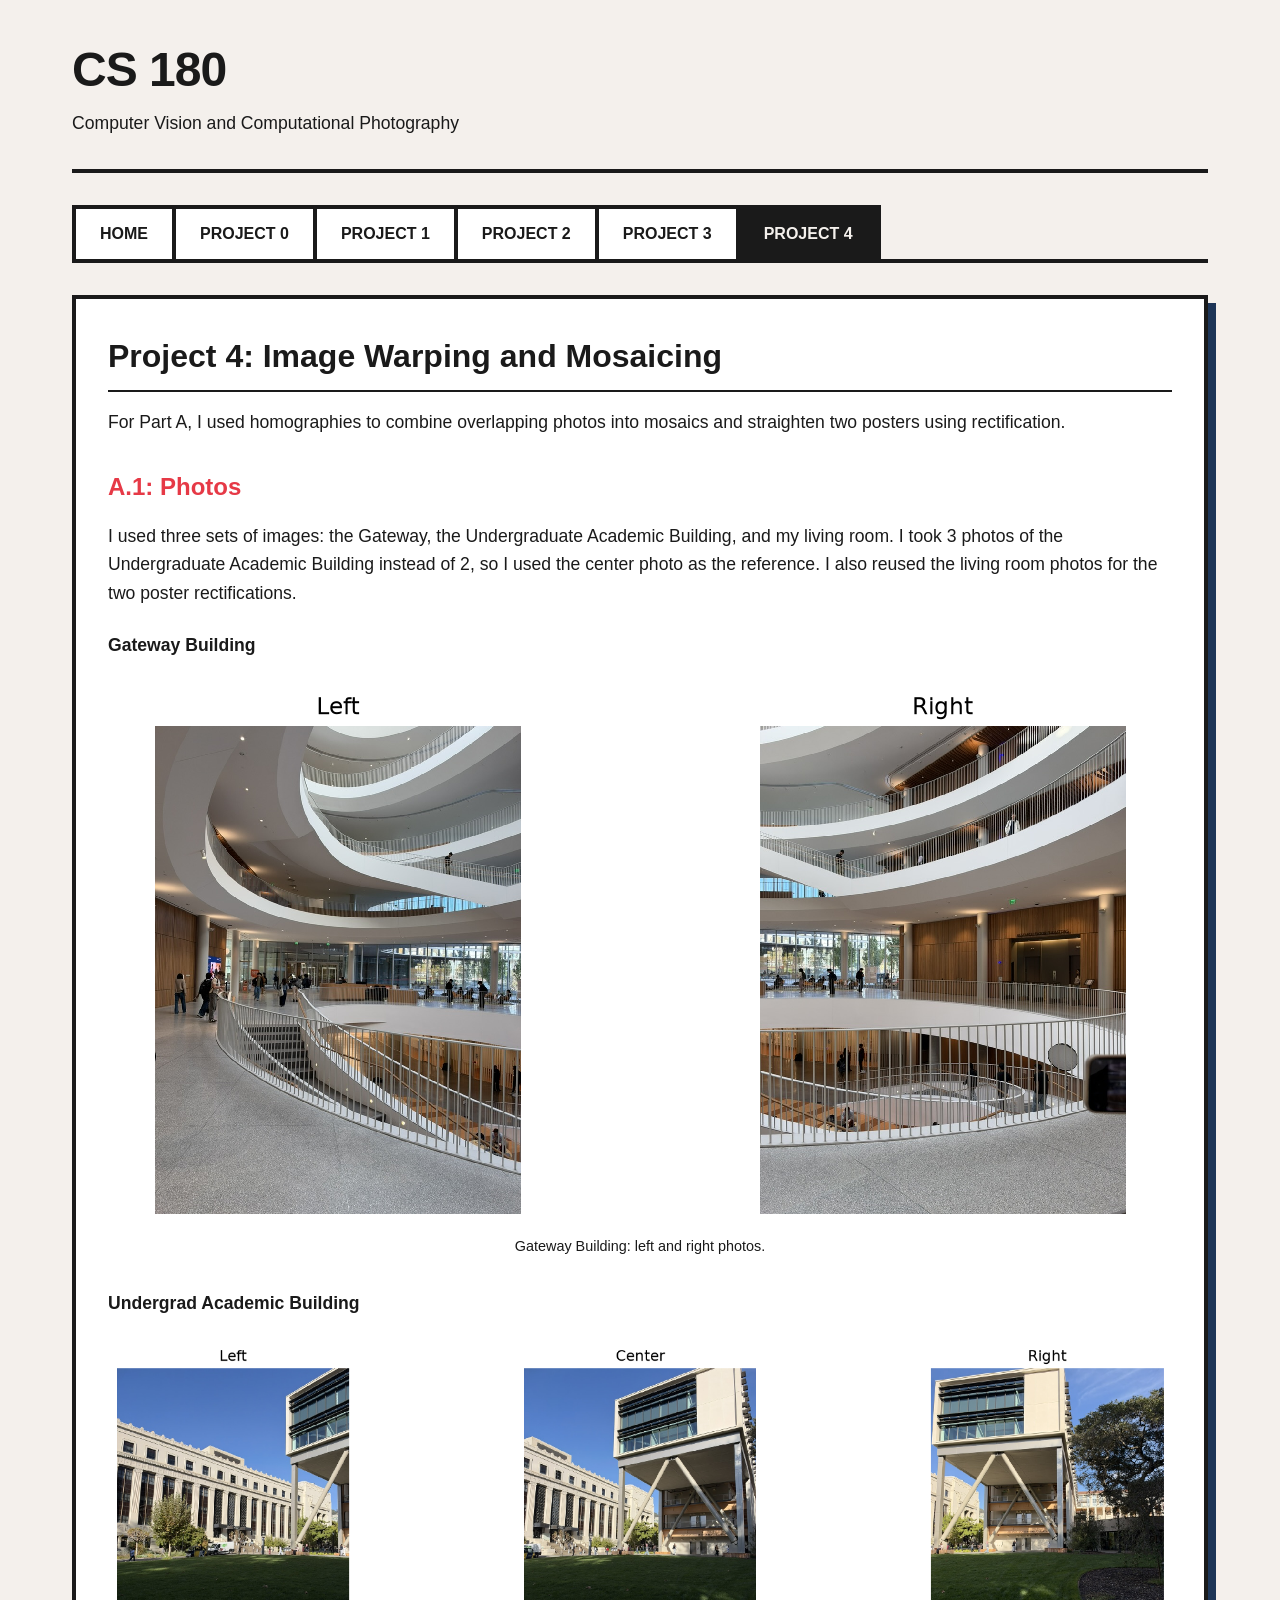
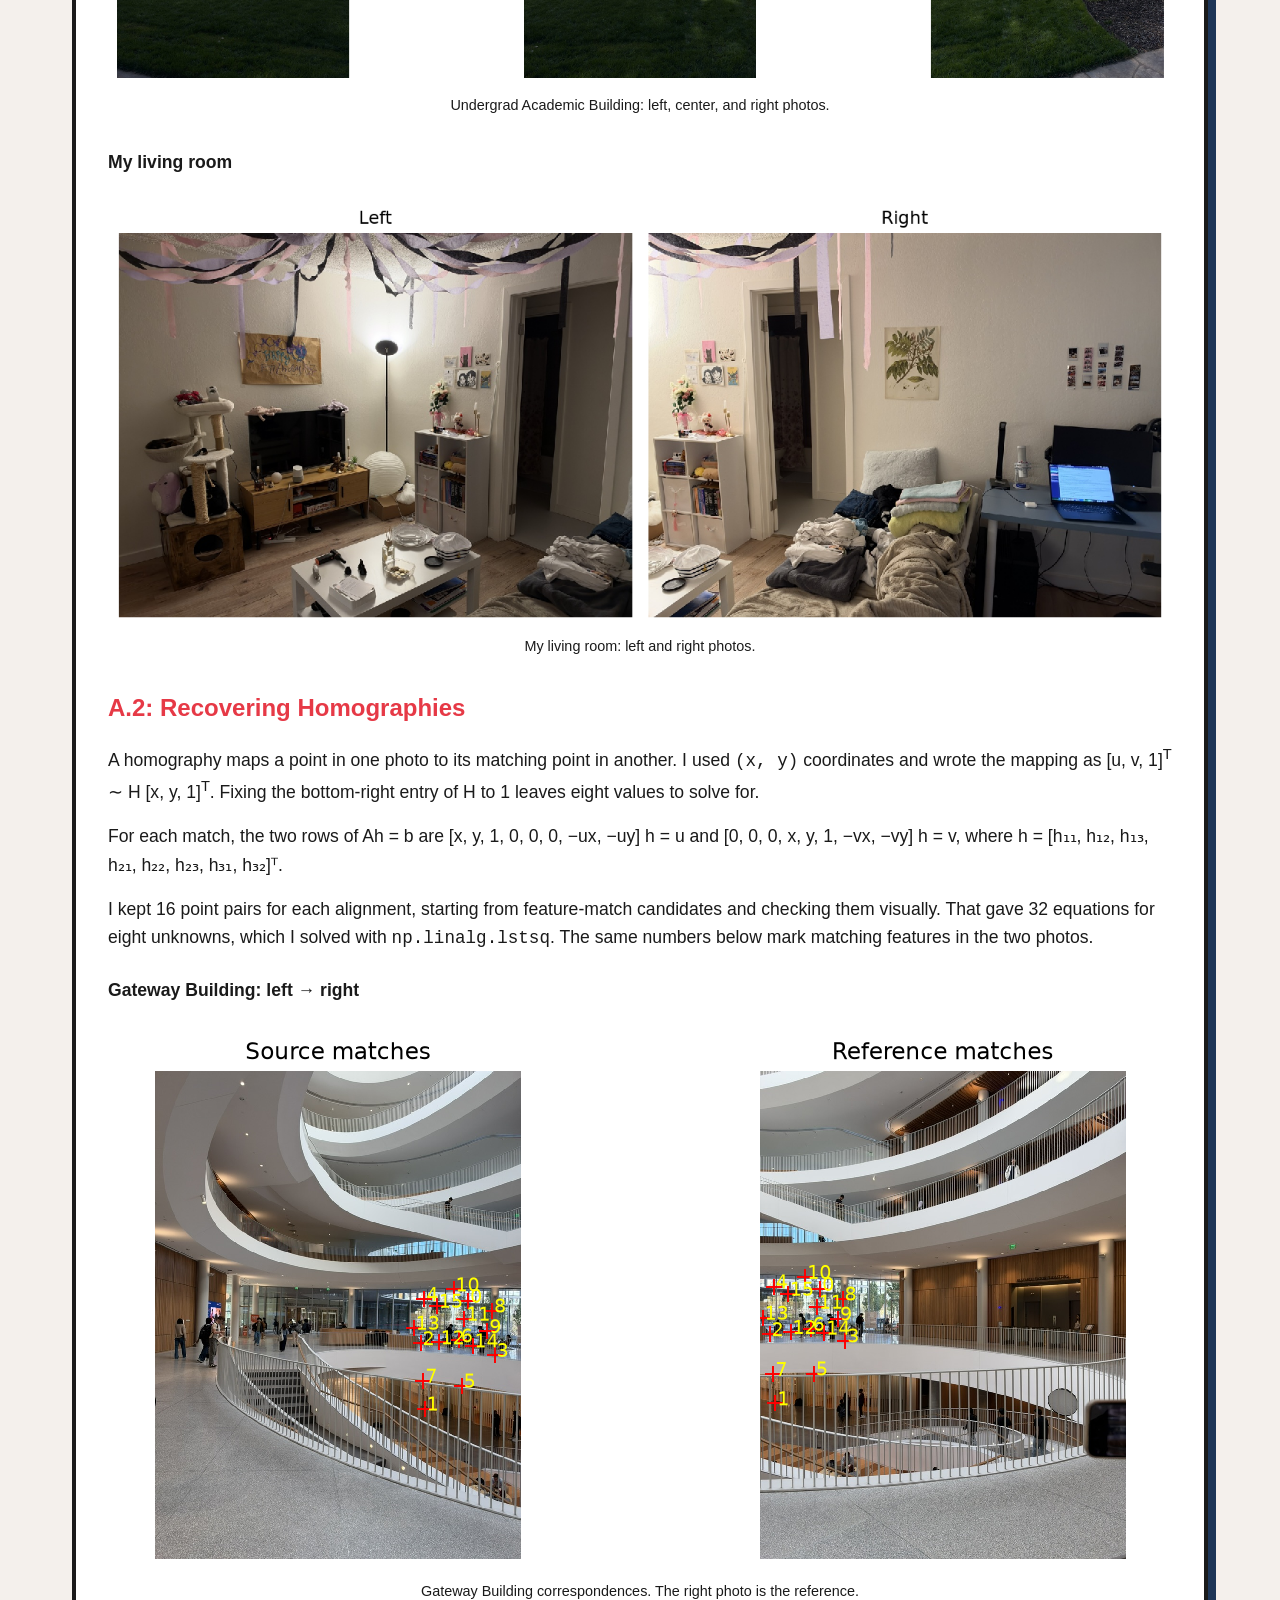
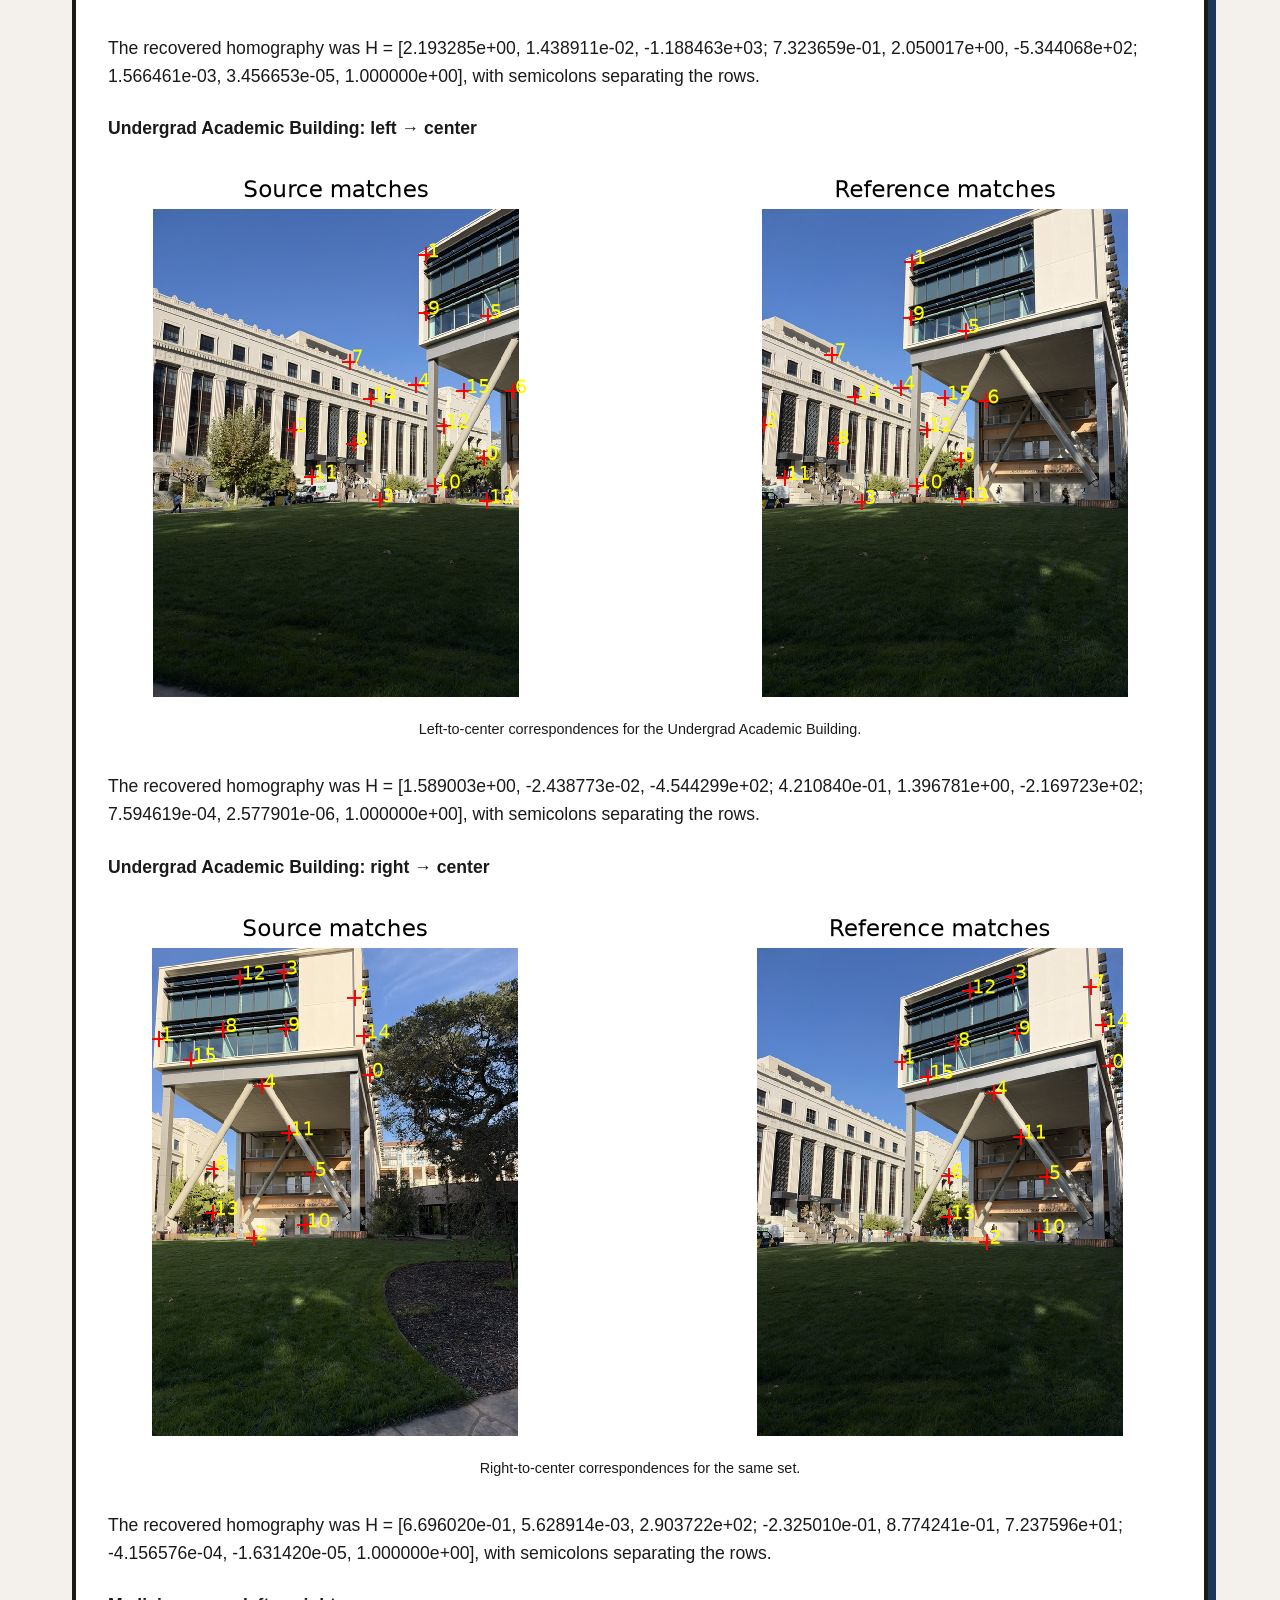
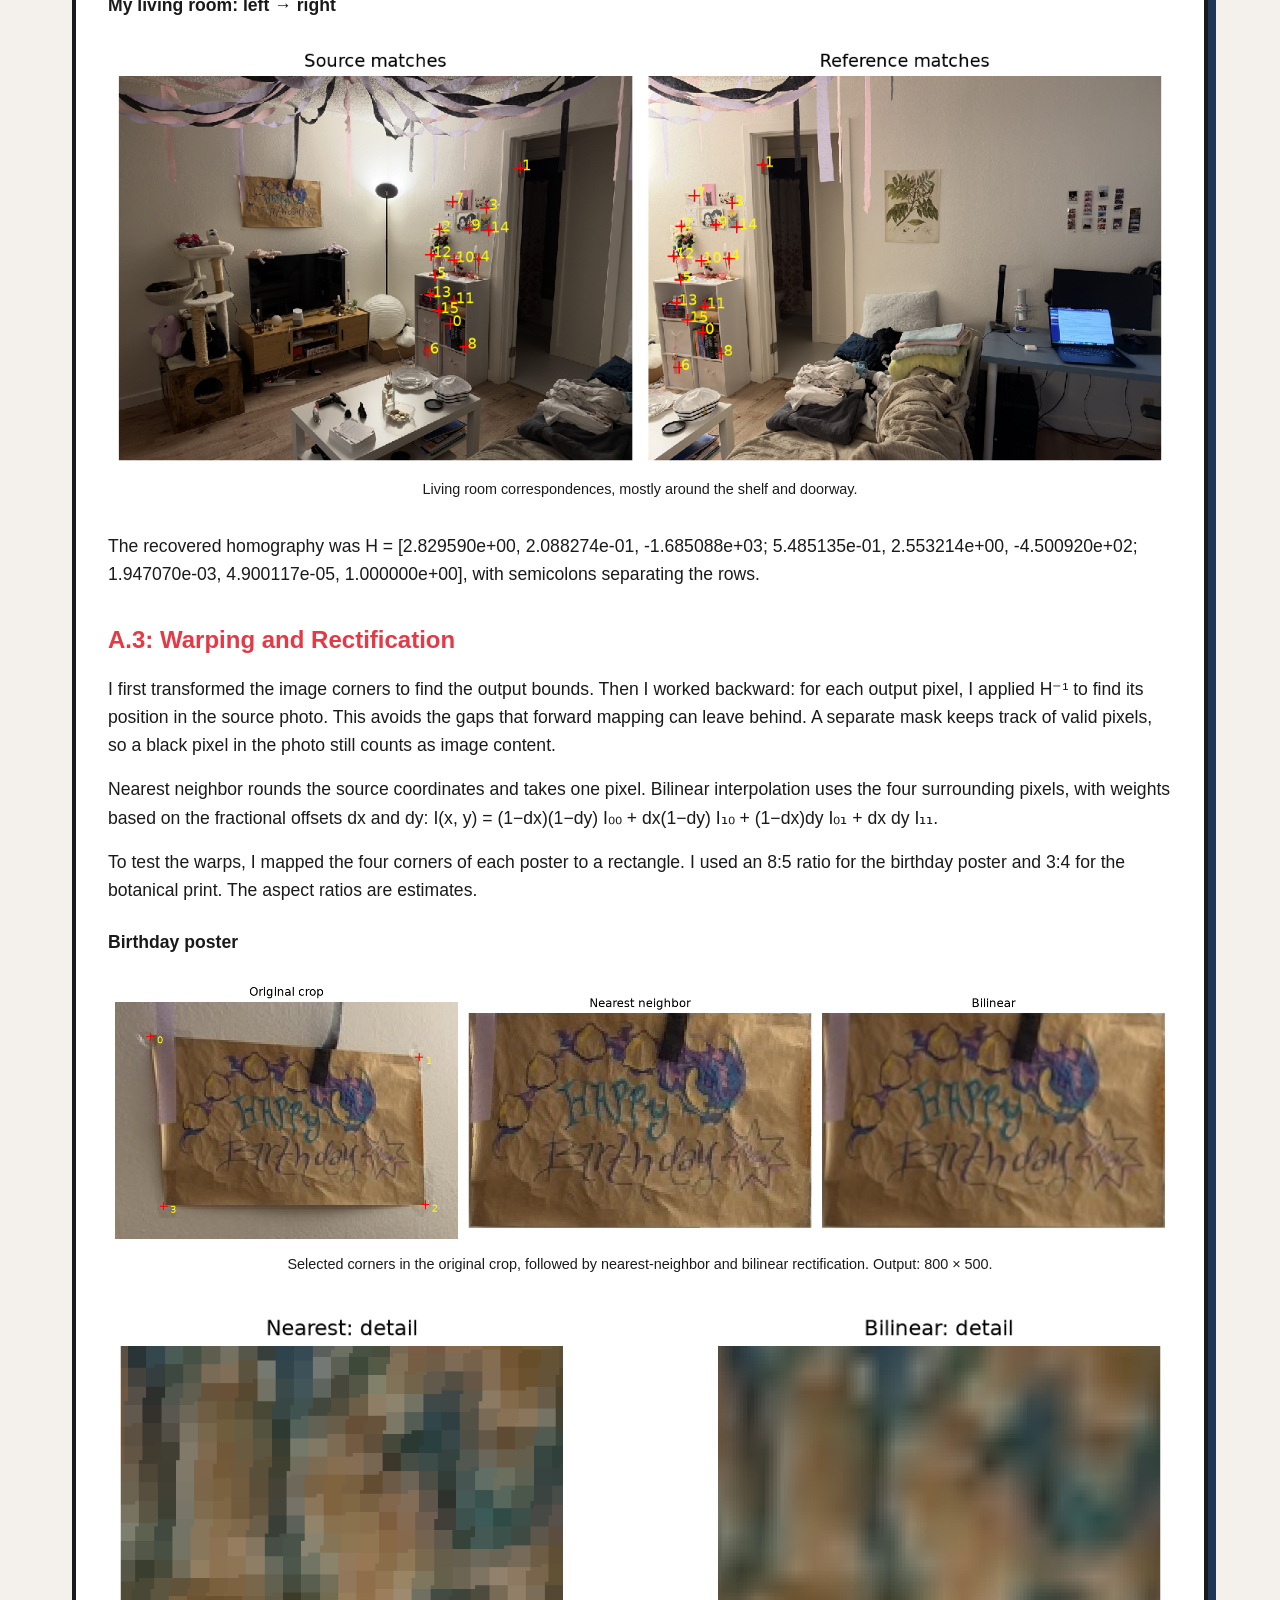
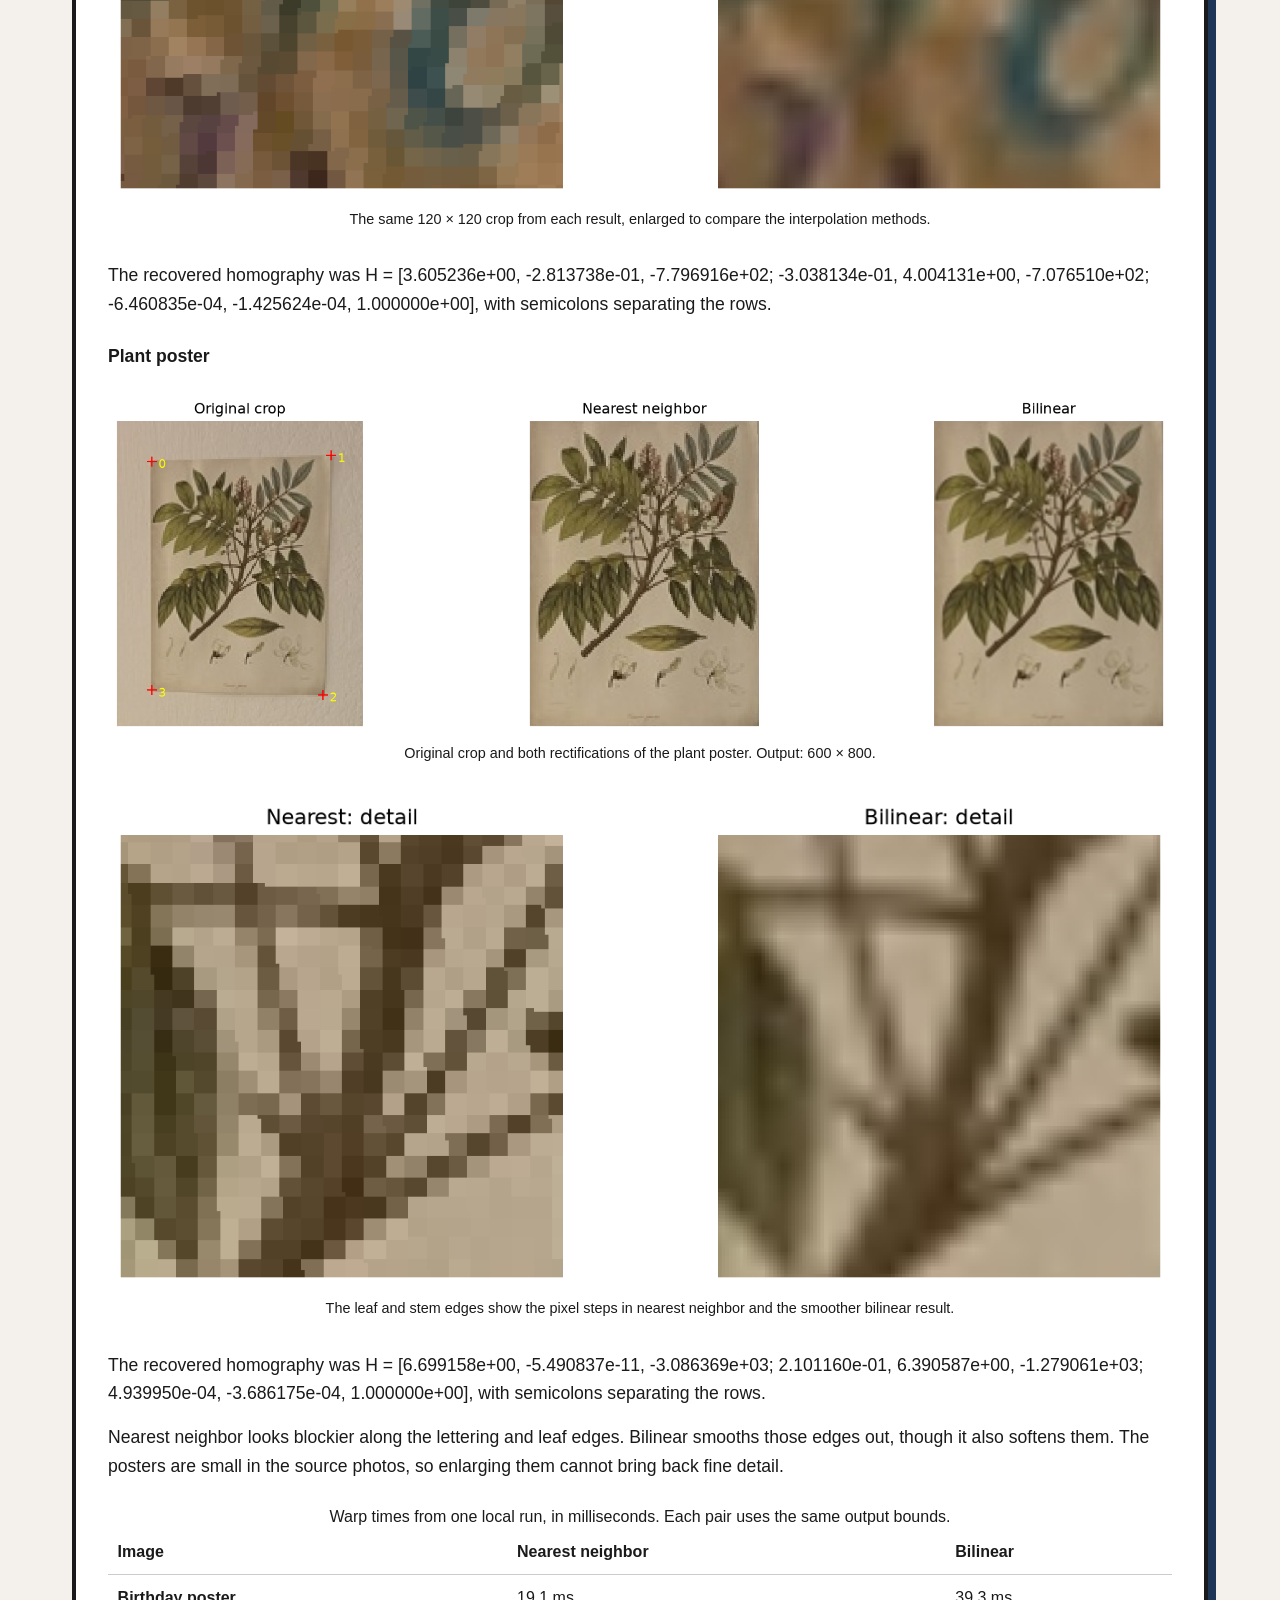
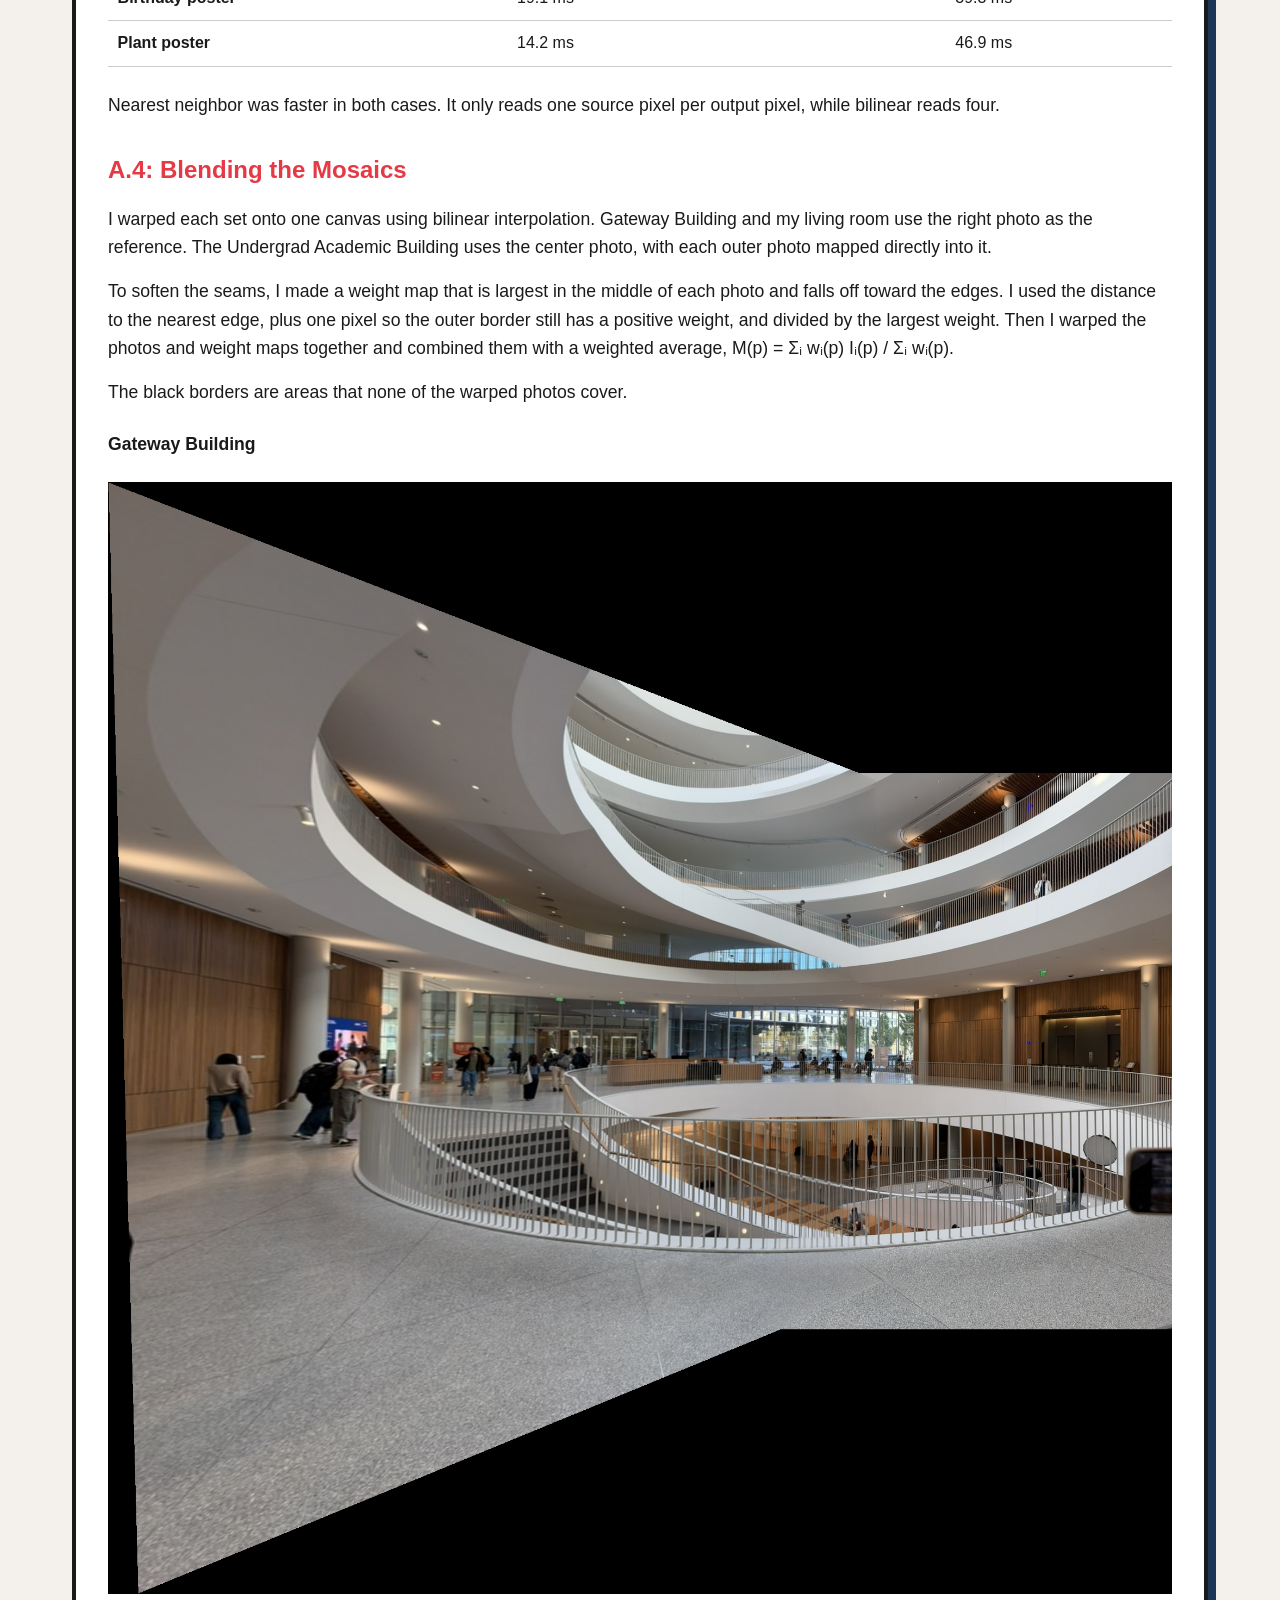
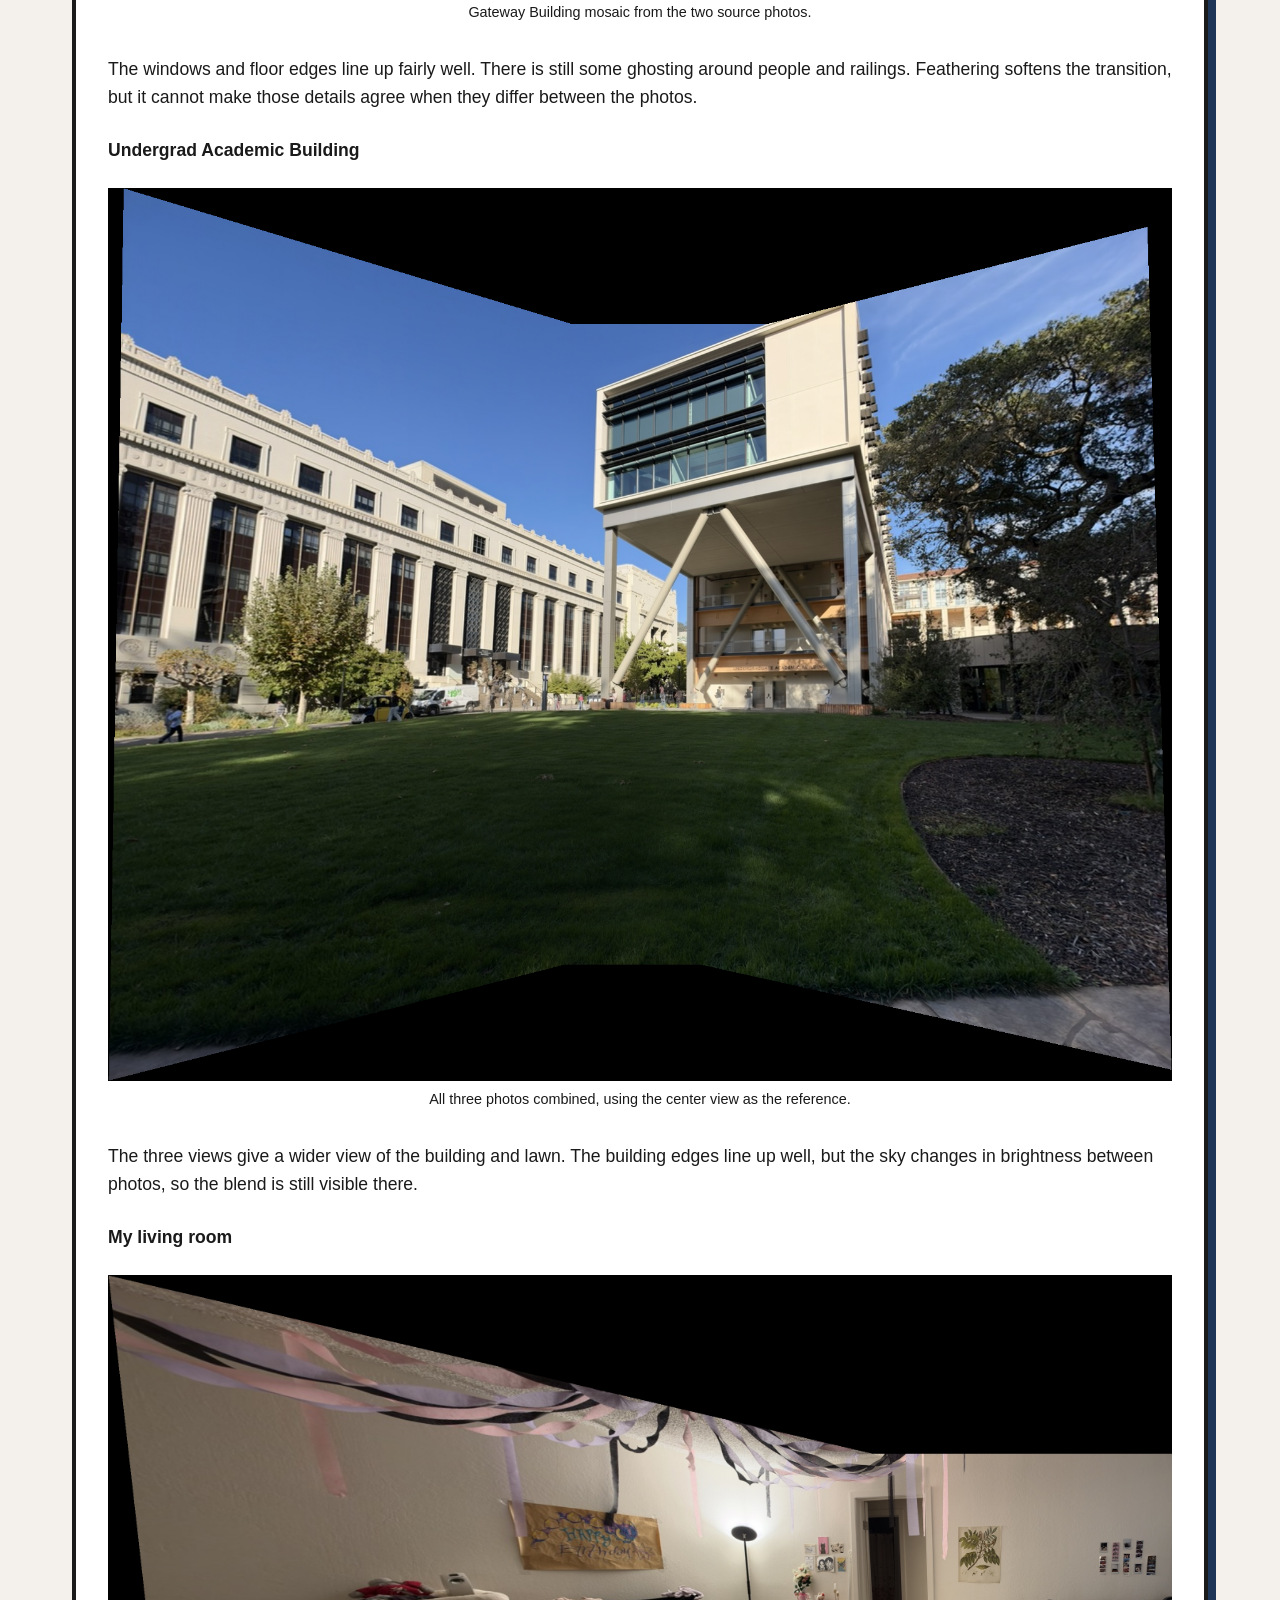
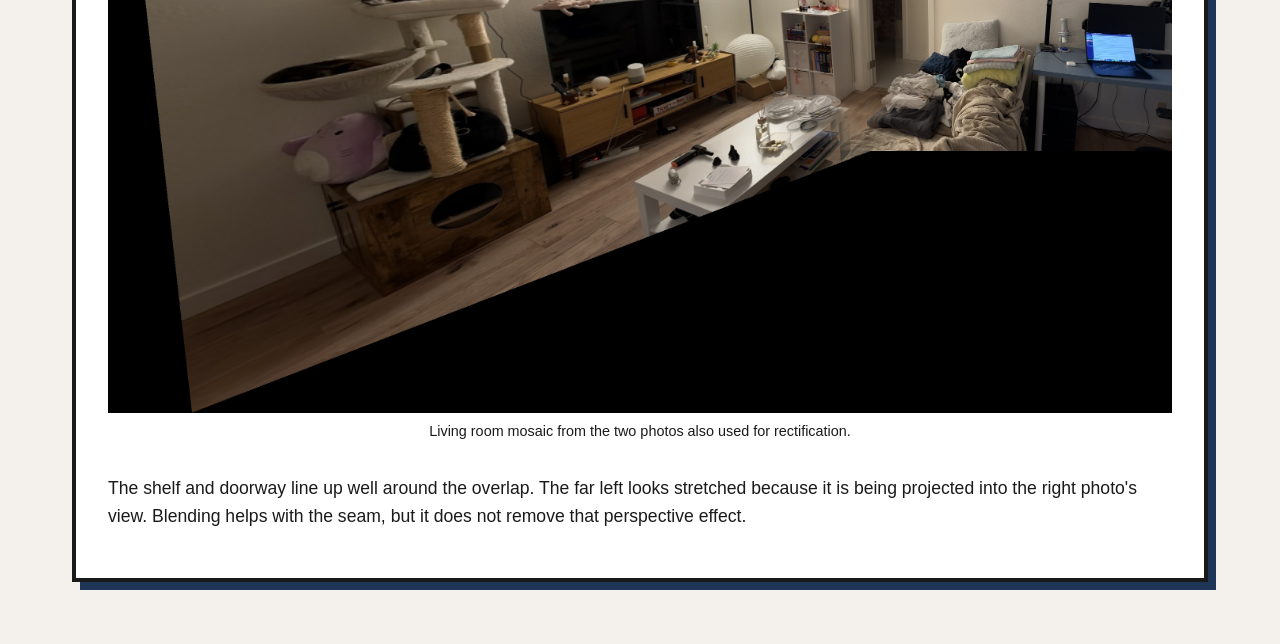
<file: proj4/index.html>
<!DOCTYPE html>
<html lang="en">
<head>
    <meta charset="UTF-8">
    <meta name="viewport" content="width=device-width, initial-scale=1.0">
    <meta name="description" content="Homographies, image rectification, and three photo mosaics for CS 180 Project 4A.">
    <title>Project 4 · Image Warping and Mosaicing</title>
    <link rel="stylesheet" href="../style.css">
</head>
<body class="project4">
    <header>
        <h1>CS 180</h1>
        <p>Computer Vision and Computational Photography</p>
    </header>

    <nav class="nav-tabs" aria-label="Projects">
        <a href="../index.html">Home</a>
        <a href="../proj0/index.html">Project 0</a>
        <a href="../proj1/index.html">Project 1</a>
        <a href="../proj2/index.html">Project 2</a>
        <a href="../proj3/index.html">Project 3</a>
        <a href="index.html" class="active" aria-current="page">Project 4</a>
    </nav>

    <main class="content-box">
        <h2>Project 4: Image Warping and Mosaicing</h2>
        <p>For Part A, I used homographies to combine overlapping photos into mosaics and straighten two posters using rectification.</p>

        <section aria-labelledby="photos">
            <h3 id="photos">A.1: Photos</h3>
            <p>I used three sets of images: the Gateway, the Undergraduate Academic Building, and my living room. I took 3 photos of the Undergraduate Academic Building instead of 2, so I used the center photo as the reference. I also reused the living room photos for the two poster rectifications.</p>

            <h4>Gateway Building</h4>
            <figure>
                <a href="assets/gateway_sources.png"><img src="assets/gateway_sources.png" alt="Gateway Building: left and right photos." width="998" height="545" loading="lazy"></a>
                <figcaption>Gateway Building: left and right photos.</figcaption>
            </figure>

            <h4>Undergrad Academic Building</h4>
            <figure>
                <a href="assets/undergrad_sources.png"><img src="assets/undergrad_sources.png" alt="Undergrad Academic Building: left, center, and right photos." width="1676" height="545" loading="lazy"></a>
                <figcaption>Undergrad Academic Building: left, center, and right photos.</figcaption>
            </figure>

            <h4>My living room</h4>
            <figure>
                <a href="assets/living_room_sources.png"><img src="assets/living_room_sources.png" alt="My living room: left and right photos." width="1386" height="558" loading="lazy"></a>
                <figcaption>My living room: left and right photos.</figcaption>
            </figure>
        </section>

        <section aria-labelledby="homographies">
            <h3 id="homographies">A.2: Recovering Homographies</h3>
            <p>A homography maps a point in one photo to its matching point in another. I used <code>(x, y)</code> coordinates and wrote the mapping as <span class="math">[u, v, 1]<sup>T</sup> ∼ H [x, y, 1]<sup>T</sup></span>. Fixing the bottom-right entry of H to 1 leaves eight values to solve for.</p>
            <p>For each match, the two rows of Ah = b are <span class="math">[x, y, 1, 0, 0, 0, −ux, −uy] h = u</span> and <span class="math">[0, 0, 0, x, y, 1, −vx, −vy] h = v</span>, where <span class="math">h = [h₁₁, h₁₂, h₁₃, h₂₁, h₂₂, h₂₃, h₃₁, h₃₂]ᵀ</span>.</p>
            <p>I kept 16 point pairs for each alignment, starting from feature-match candidates and checking them visually. That gave 32 equations for eight unknowns, which I solved with <code>np.linalg.lstsq</code>. The same numbers below mark matching features in the two photos.</p>

            <h4>Gateway Building: left → right</h4>
            <figure>
    <a href="assets/gateway_matches_left.png"><img src="assets/gateway_matches_left.png" alt="Gateway Building correspondences. The right photo is the reference." width="998" height="545" loading="lazy"></a>
    <figcaption>Gateway Building correspondences. The right photo is the reference.</figcaption>
</figure>
            <p>The recovered homography was <span class="math">H = [2.193285e+00, 1.438911e-02, -1.188463e+03; 7.323659e-01, 2.050017e+00, -5.344068e+02; 1.566461e-03, 3.456653e-05, 1.000000e+00]</span>, with semicolons separating the rows.</p>

            <h4>Undergrad Academic Building: left → center</h4>
            <figure>
    <a href="assets/undergrad_matches_left.png"><img src="assets/undergrad_matches_left.png" alt="Left-to-center correspondences for the Undergrad Academic Building." width="1003" height="545" loading="lazy"></a>
    <figcaption>Left-to-center correspondences for the Undergrad Academic Building.</figcaption>
</figure>
            <p>The recovered homography was <span class="math">H = [1.589003e+00, -2.438773e-02, -4.544299e+02; 4.210840e-01, 1.396781e+00, -2.169723e+02; 7.594619e-04, 2.577901e-06, 1.000000e+00]</span>, with semicolons separating the rows.</p>

            <h4>Undergrad Academic Building: right → center</h4>
            <figure>
    <a href="assets/undergrad_matches_right.png"><img src="assets/undergrad_matches_right.png" alt="Right-to-center correspondences for the same set." width="1004" height="545" loading="lazy"></a>
    <figcaption>Right-to-center correspondences for the same set.</figcaption>
</figure>
            <p>The recovered homography was <span class="math">H = [6.696020e-01, 5.628914e-03, 2.903722e+02; -2.325010e-01, 8.774241e-01, 7.237596e+01; -4.156576e-04, -1.631420e-05, 1.000000e+00]</span>, with semicolons separating the rows.</p>

            <h4>My living room: left → right</h4>
            <figure>
    <a href="assets/living_room_matches_left.png"><img src="assets/living_room_matches_left.png" alt="Living room correspondences, mostly around the shelf and doorway." width="1386" height="558" loading="lazy"></a>
    <figcaption>Living room correspondences, mostly around the shelf and doorway.</figcaption>
</figure>
            <p>The recovered homography was <span class="math">H = [2.829590e+00, 2.088274e-01, -1.685088e+03; 5.485135e-01, 2.553214e+00, -4.500920e+02; 1.947070e-03, 4.900117e-05, 1.000000e+00]</span>, with semicolons separating the rows.</p>
        </section>

        <section aria-labelledby="warping">
            <h3 id="warping">A.3: Warping and Rectification</h3>
            <p>I first transformed the image corners to find the output bounds. Then I worked backward: for each output pixel, I applied H⁻¹ to find its position in the source photo. This avoids the gaps that forward mapping can leave behind. A separate mask keeps track of valid pixels, so a black pixel in the photo still counts as image content.</p>
            <p>Nearest neighbor rounds the source coordinates and takes one pixel. Bilinear interpolation uses the four surrounding pixels, with weights based on the fractional offsets dx and dy: <span class="math">I(x, y) = (1−dx)(1−dy) I₀₀ + dx(1−dy) I₁₀ + (1−dx)dy I₀₁ + dx dy I₁₁</span>.</p>
            <p>To test the warps, I mapped the four corners of each poster to a rectangle. I used an 8:5 ratio for the birthday poster and 3:4 for the botanical print. The aspect ratios are estimates.</p>

            <h4>Birthday poster</h4>
            <figure>
    <a href="assets/birthday_comparison.png"><img src="assets/birthday_comparison.png" alt="Selected corners in the original crop, followed by nearest-neighbor and bilinear rectification. Output: 800 × 500." width="2086" height="521" loading="lazy"></a>
    <figcaption>Selected corners in the original crop, followed by nearest-neighbor and bilinear rectification. Output: 800 × 500.</figcaption>
</figure>
            <figure>
    <a href="assets/birthday_detail.png"><img src="assets/birthday_detail.png" alt="Enlarged birthday poster detail: nearest neighbor on the left and bilinear on the right" width="1174" height="545" loading="lazy"></a>
    <figcaption>The same 120 × 120 crop from each result, enlarged to compare the interpolation methods.</figcaption>
</figure>
            <p>The recovered homography was <span class="math">H = [3.605236e+00, -2.813738e-01, -7.796916e+02; -3.038134e-01, 4.004131e+00, -7.076510e+02; -6.460835e-04, -1.425624e-04, 1.000000e+00]</span>, with semicolons separating the rows.</p>

            <h4>Plant poster</h4>
            <figure>
    <a href="assets/botanical_comparison.png"><img src="assets/botanical_comparison.png" alt="Original crop and both rectifications of the botanical print. Output: 600 × 800." width="1698" height="545" loading="lazy"></a>
    <figcaption>Original crop and both rectifications of the plant poster. Output: 600 × 800.</figcaption>
</figure>
            <figure>
    <a href="assets/botanical_detail.png"><img src="assets/botanical_detail.png" alt="Enlarged botanical print detail: nearest neighbor on the left and bilinear on the right" width="1174" height="545" loading="lazy"></a>
    <figcaption>The leaf and stem edges show the pixel steps in nearest neighbor and the smoother bilinear result.</figcaption>
</figure>
            <p>The recovered homography was <span class="math">H = [6.699158e+00, -5.490837e-11, -3.086369e+03; 2.101160e-01, 6.390587e+00, -1.279061e+03; 4.939950e-04, -3.686175e-04, 1.000000e+00]</span>, with semicolons separating the rows.</p>

            <p>Nearest neighbor looks blockier along the lettering and leaf edges. Bilinear smooths those edges out, though it also softens them. The posters are small in the source photos, so enlarging them cannot bring back fine detail.</p>
            <table>
                <caption>Warp times from one local run, in milliseconds. Each pair uses the same output bounds.</caption>
                <thead><tr><th scope="col">Image</th><th scope="col">Nearest neighbor</th><th scope="col">Bilinear</th></tr></thead>
                <tbody>
                    <tr><th scope="row">Birthday poster</th><td>19.1 ms</td><td>39.3 ms</td></tr>
                    <tr><th scope="row">Plant poster</th><td>14.2 ms</td><td>46.9 ms</td></tr>
                </tbody>
            </table>
            <p>Nearest neighbor was faster in both cases. It only reads one source pixel per output pixel, while bilinear reads four.</p>
        </section>

        <section aria-labelledby="mosaics">
            <h3 id="mosaics">A.4: Blending the Mosaics</h3>
            <p>I warped each set onto one canvas using bilinear interpolation. Gateway Building and my living room use the right photo as the reference. The Undergrad Academic Building uses the center photo, with each outer photo mapped directly into it.</p>
            <p>To soften the seams, I made a weight map that is largest in the middle of each photo and falls off toward the edges. I used the distance to the nearest edge, plus one pixel so the outer border still has a positive weight, and divided by the largest weight. Then I warped the photos and weight maps together and combined them with a weighted average, <span class="math">M(p) = Σᵢ wᵢ(p) Iᵢ(p) / Σᵢ wᵢ(p)</span>.</p>
            <p>The black borders are areas that none of the warped photos cover.</p>

            <h4>Gateway Building</h4>
            <figure>
    <a href="assets/gateway_mosaic.png"><img src="assets/gateway_mosaic.png" alt="Feathered mosaic of the Gateway Building atrium" width="1957" height="2046" loading="lazy"></a>
    <figcaption>Gateway Building mosaic from the two source photos.</figcaption>
</figure>
            <p>The windows and floor edges line up fairly well. There is still some ghosting around people and railings. Feathering softens the transition, but it cannot make those details agree when they differ between the photos.</p>

            <h4>Undergrad Academic Building</h4>
            <figure>
    <a href="assets/undergrad_mosaic.png"><img src="assets/undergrad_mosaic.png" alt="Three-photo mosaic of the Undergrad Academic Building" width="1699" height="1427" loading="lazy"></a>
    <figcaption>All three photos combined, using the center view as the reference.</figcaption>
</figure>
            <p>The three views give a wider view of the building and lawn. The building edges line up well, but the sky changes in brightness between photos, so the blend is still visible there.</p>

            <h4>My living room</h4>
            <figure>
    <a href="assets/living_room_mosaic.png"><img src="assets/living_room_mosaic.png" alt="Feathered mosaic of my living room" width="2686" height="1863" loading="lazy"></a>
    <figcaption>Living room mosaic from the two photos also used for rectification.</figcaption>
</figure>
            <p>The shelf and doorway line up well around the overlap. The far left looks stretched because it is being projected into the right photo's view. Blending helps with the seam, but it does not remove that perspective effect.</p>
        </section>
    </main>
</body>
</html>
</file>
<file: style.css>
/* Bauhaus Inspired Minimalist Theme */
:root {
    --bg-color: #f4f0ec;
    --text-color: #1a1a1a;
    --border-color: #1a1a1a;
    --accent-red: #e63946;
    --accent-blue: #1d3557;
    --accent-yellow: #f4a261;
}

* {
    box-sizing: border-box;
    margin: 0;
    padding: 0;
}

body {
    background-color: var(--bg-color);
    color: var(--text-color);
    font-family: 'Helvetica Neue', Helvetica, Arial, sans-serif;
    line-height: 1.6;
    padding: 2rem;
    max-width: 1200px;
    margin: 0 auto;
}

header {
    margin-bottom: 2rem;
    border-bottom: 4px solid var(--border-color);
    padding-bottom: 1rem;
}

header h1 {
    font-size: 3rem;
    text-transform: uppercase;
    letter-spacing: -1px;
}

/* Tab Navigation */
.nav-tabs {
    display: flex;
    flex-wrap: wrap;
    gap: 0;
    border-bottom: 4px solid var(--border-color);
    margin-bottom: 2rem;
}

.nav-tabs a {
    display: inline-block;
    padding: 0.75rem 1.5rem;
    text-decoration: none;
    color: var(--text-color);
    font-weight: bold;
    text-transform: uppercase;
    border: 4px solid var(--border-color);
    border-bottom: none;
    margin-right: -4px;
    background-color: white;
    transition: all 0.2s ease;
}

.nav-tabs a:hover {
    background-color: var(--accent-yellow);
}

.nav-tabs a.active {
    background-color: var(--border-color);
    color: var(--bg-color);
}

/* Content Container */
.content-box {
    background-color: white;
    border: 4px solid var(--border-color);
    padding: 2rem;
    box-shadow: 8px 8px 0px var(--accent-blue);
    margin-bottom: 2rem;
}

.content-box h2 {
    font-size: 2rem;
    margin-bottom: 1rem;
    border-bottom: 2px solid var(--border-color);
    padding-bottom: 0.5rem;
}

.content-box h3 {
    font-size: 1.5rem;
    margin-top: 2rem;
    margin-bottom: 1rem;
    color: var(--accent-red);
}

p {
    margin-bottom: 1rem;
    font-size: 1.1rem;
}

/* Image Grids */
.image-grid {
    display: grid;
    grid-template-columns: repeat(auto-fit, minmax(300px, 1fr));
    gap: 1.5rem;
    margin: 2rem 0;
}

.image-card {
    border: 4px solid var(--border-color);
    background-color: var(--bg-color);
    padding: 1rem;
    box-shadow: 4px 4px 0px var(--border-color);
}

.image-card img {
    display: block;
    width: 100%;
    height: auto;
    border: 2px solid var(--border-color);
    margin-bottom: 1rem;
}

.image-card img.small-image {
    width: auto;
    max-width: 100%;
    margin: 1rem auto;
}

.image-card img.kernel {
    height: 180px;
    object-fit: contain;
    image-rendering: pixelated;
}

.image-grid.three-columns {
    grid-template-columns: repeat(3, minmax(0, 1fr));
}

.content-box h4 {
    margin: 1.5rem 0 1rem;
    font-size: 1.1rem;
}

.content-box pre {
    overflow-x: auto;
    padding: 1rem;
    margin: 1rem 0;
    background-color: var(--bg-color);
    border: 2px solid var(--border-color);
    font-size: 0.85rem;
}

.content-box ol {
    padding-left: 1.5rem;
    margin-bottom: 1rem;
}

.placeholder-img {
    width: 100%;
    aspect-ratio: 4/3;
    background-color: #ddd;
    border: 2px dashed var(--border-color);
    display: flex;
    align-items: center;
    justify-content: center;
    font-weight: bold;
    color: #666;
    margin-bottom: 1rem;
}

.caption {
    font-size: 0.9rem;
    font-style: italic;
    text-align: center;
}

/* Keep comparison rows aligned while preserving each image's shape. */
.project2 .image-grid {
    grid-template-columns: repeat(3, minmax(0, 1fr));
}

.project2 .image-grid.two-columns {
    grid-template-columns: repeat(2, minmax(0, 1fr));
}

.project2 .image-card {
    min-width: 0;
    padding: 0.75rem;
}

.project2 .image-card > a {
    display: flex;
    align-items: center;
    justify-content: center;
    height: 280px;
    margin-bottom: 0.75rem;
}

.project2 .image-card img {
    width: auto;
    height: auto;
    max-width: 100%;
    max-height: 100%;
    border: none;
    margin: 0;
}

.project2 .image-card img.kernel {
    width: auto;
    height: 180px;
    max-width: 100%;
}

.project2 .caption {
    display: flex;
    align-items: center;
    justify-content: center;
    min-height: 2.8em;
    margin-bottom: 0;
}

/* Project report figures and comparisons. */
.project3 .part-title {
    margin-top: 2.5rem;
}

.project3 figure, .project4 figure {
    margin: 1.5rem 0 2rem;
    text-align: center;
    break-inside: avoid;
}

.project3 figure img, .project4 figure img {
    display: block;
    width: auto;
    height: auto;
    max-width: 100%;
    margin: 0 auto;
}

.project3 figcaption, .project4 figcaption {
    margin-top: 0.5rem;
    font-size: 0.9rem;
    line-height: 1.45;
}

.project3 .hybrid-grid {
    display: grid;
    grid-template-columns: minmax(0, 512px) minmax(80px, 1fr);
    gap: 1.25rem;
    align-items: center;
}

.project3 table, .project4 table {
    width: 100%;
    border-collapse: collapse;
    margin: 1.5rem 0;
}

.project3 th, .project3 td, .project4 th, .project4 td {
    padding: 0.6rem;
    text-align: left;
    border-bottom: 1px solid #ccc;
}

@media (max-width: 720px) {
    body.project3, .project3 .content-box, body.project4, .project4 .content-box {
        padding: 1rem;
    }
    .project3 .hybrid-grid {
        grid-template-columns: minmax(0, 1fr);
    }
}

/* Print Styles */
@media print {
    body {
        background-color: white;
        padding: 0;
    }
    .content-box {
        box-shadow: none;
        border: none;
    }
    .nav-tabs {
        display: none;
    }
    .project3 .part-title, .project3 h3, .project3 h4, .project4 h3, .project4 h4 {
        break-after: avoid;
    }
    .project3 #part-b {
        break-before: page;
    }
}
</file>
